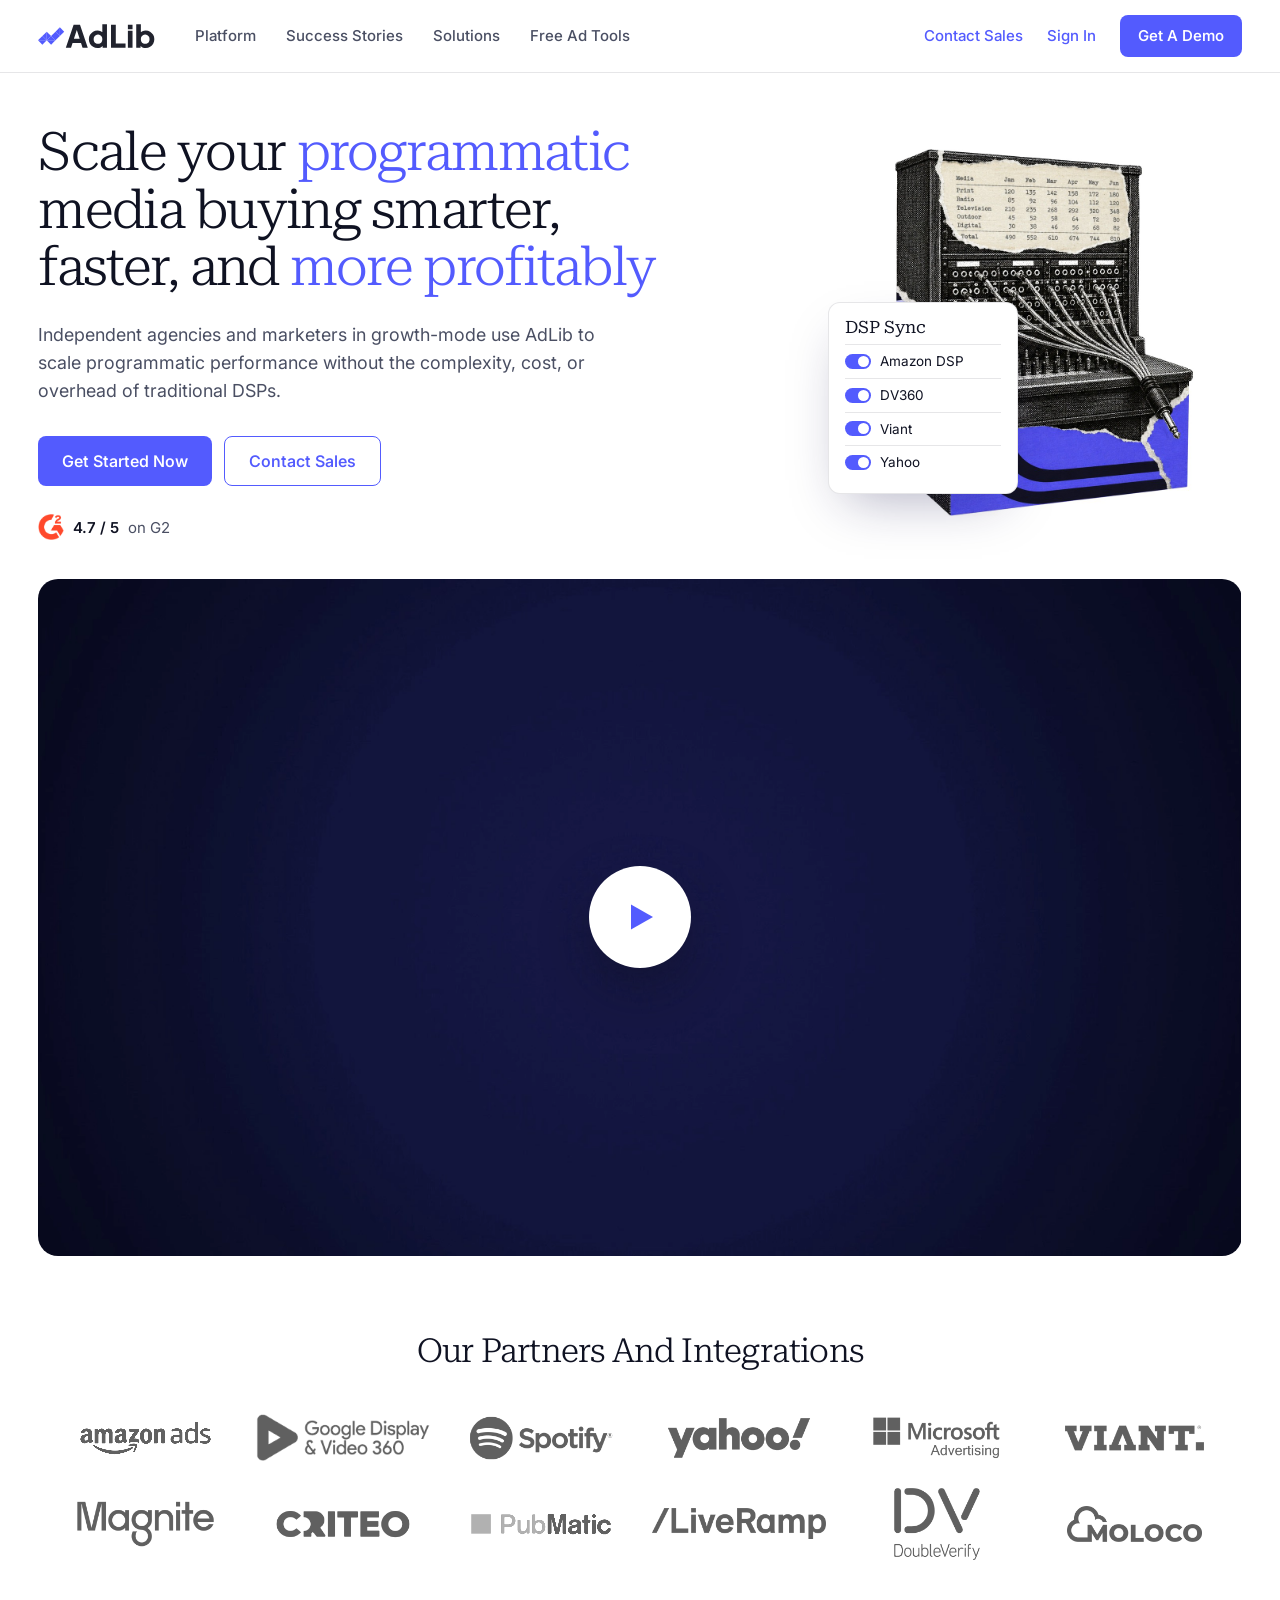
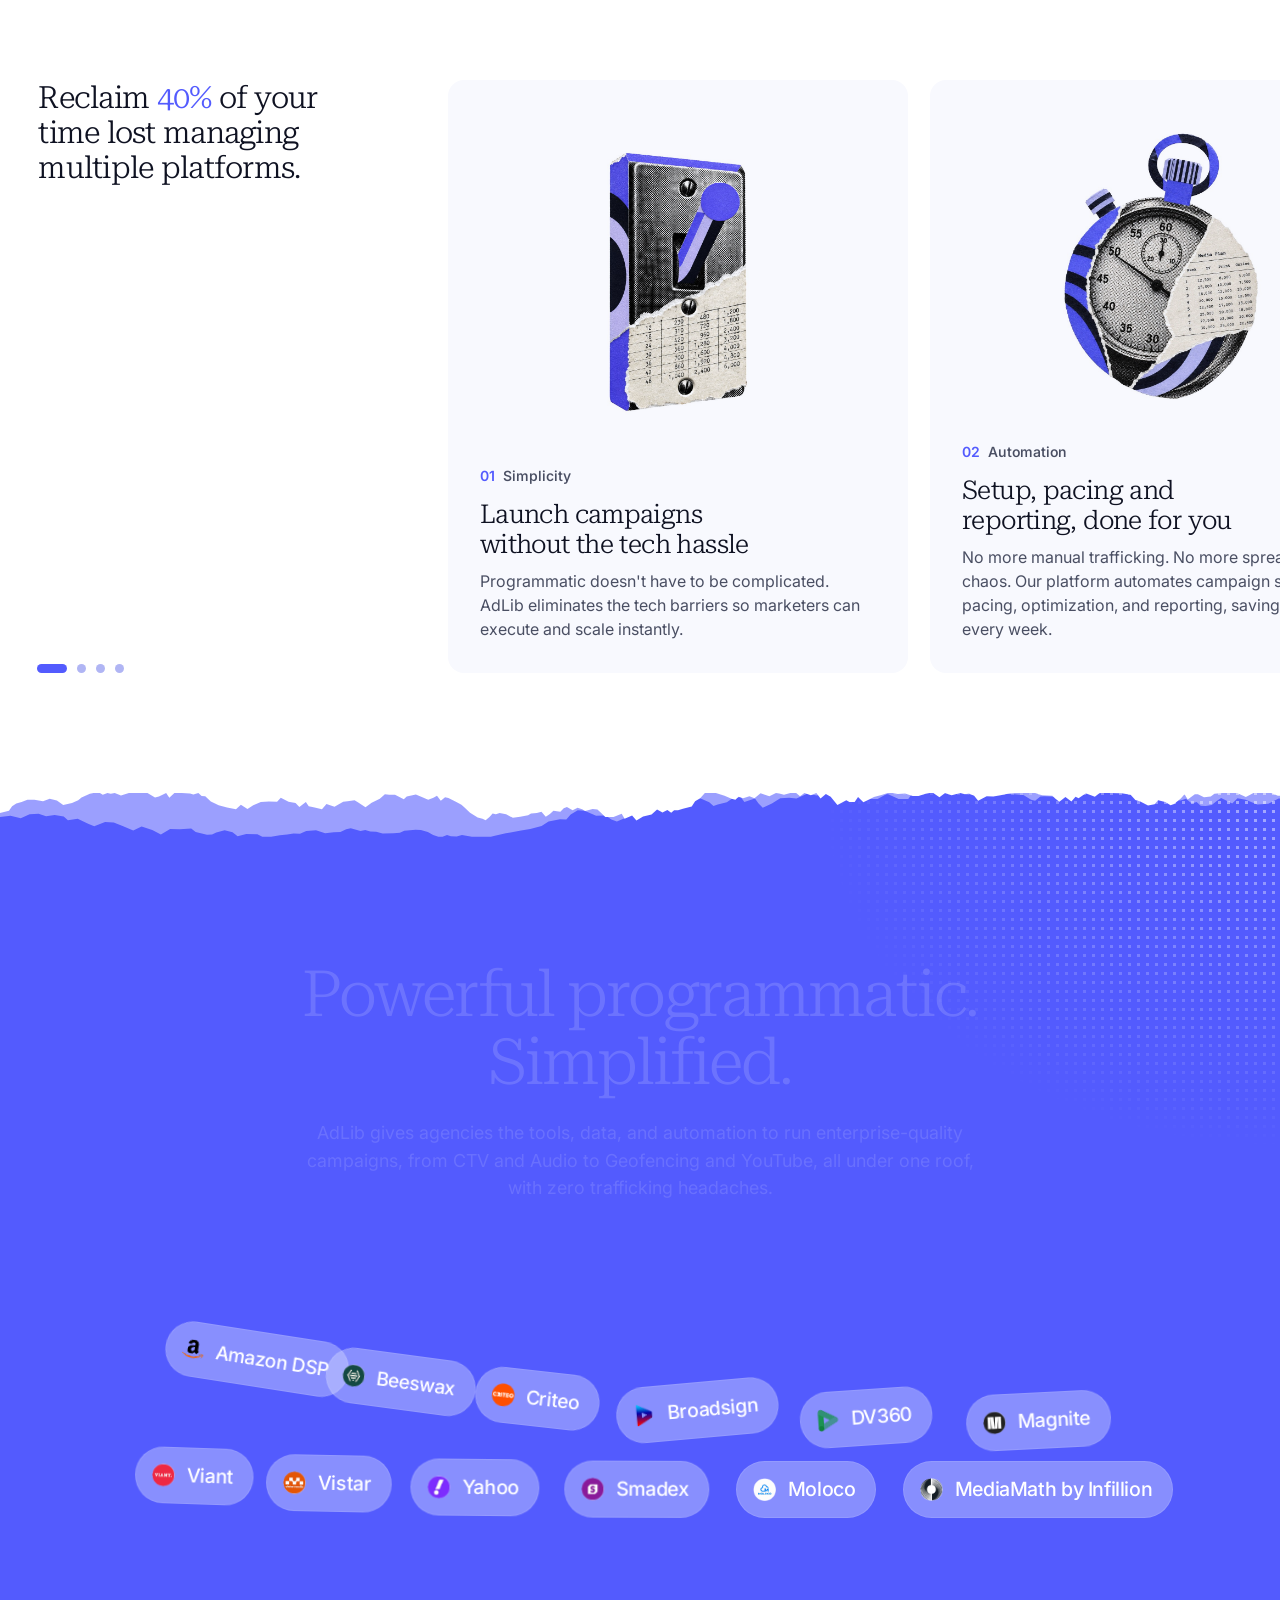
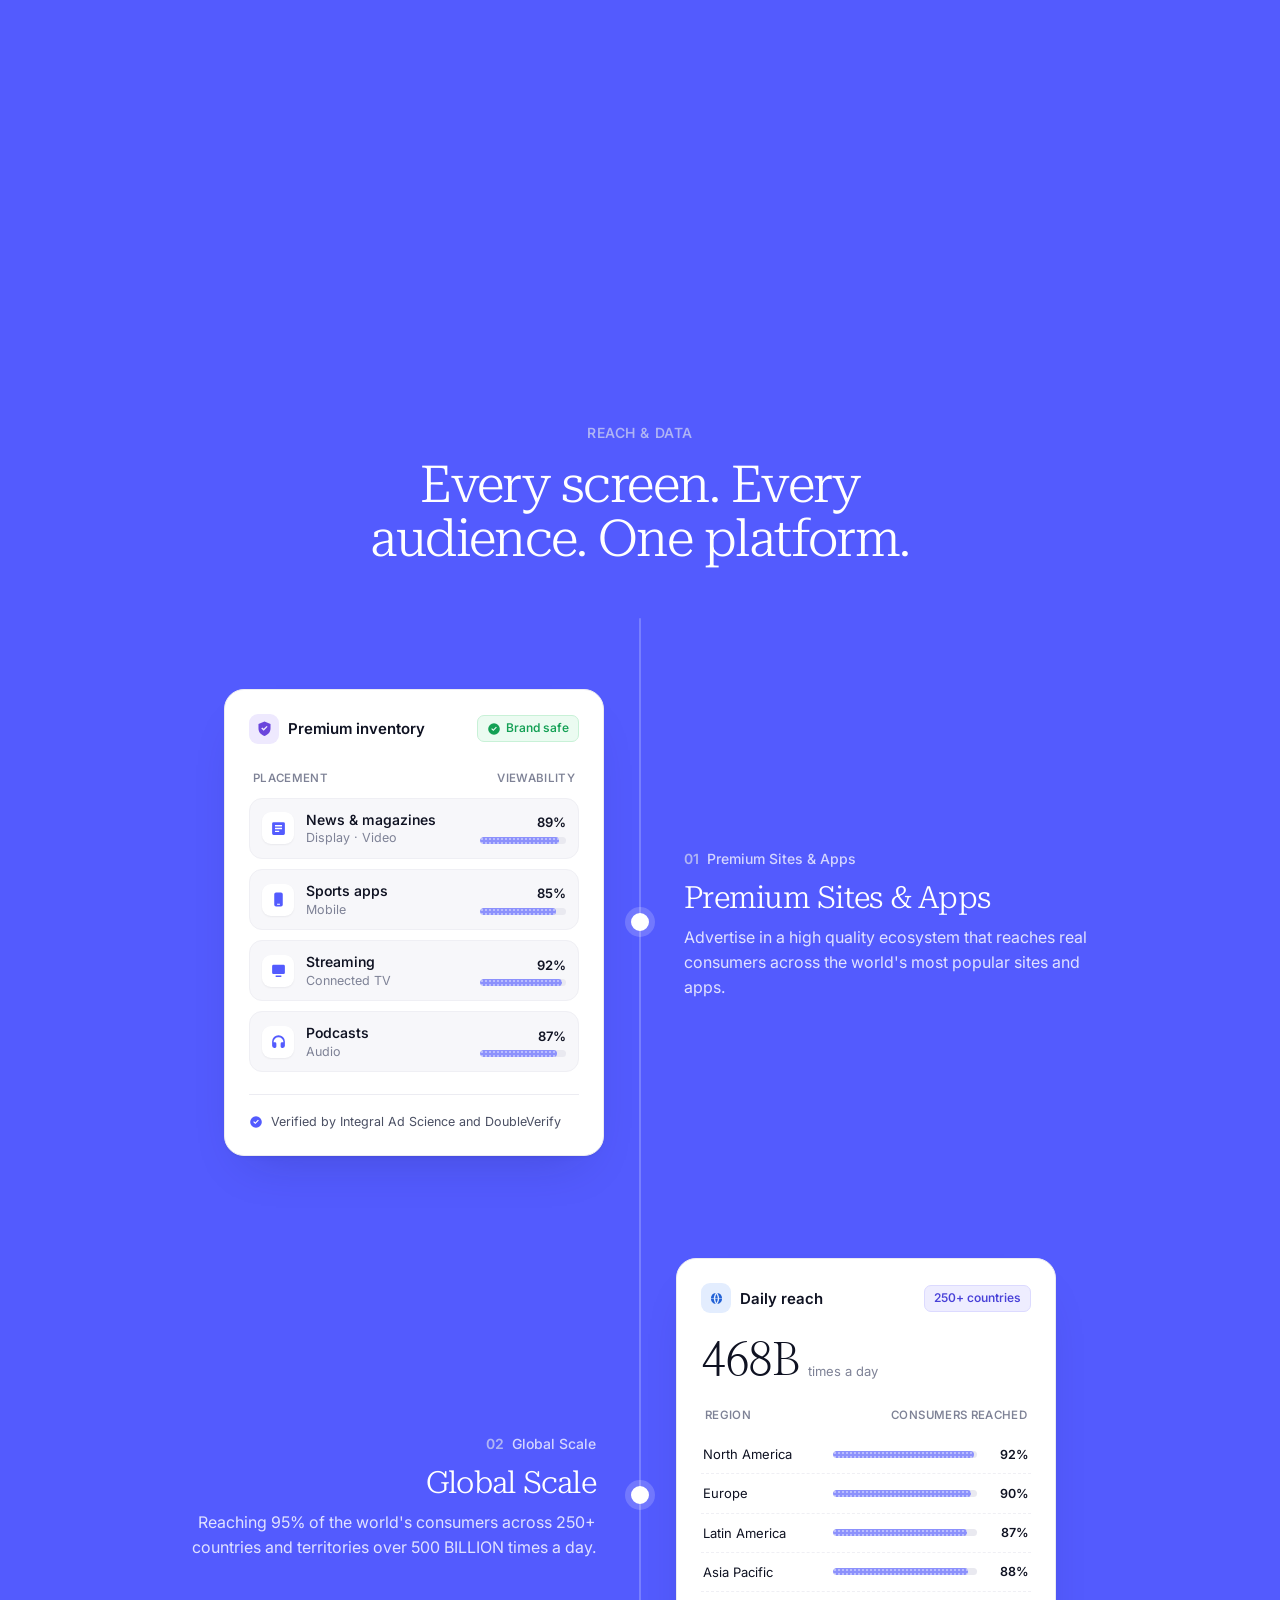
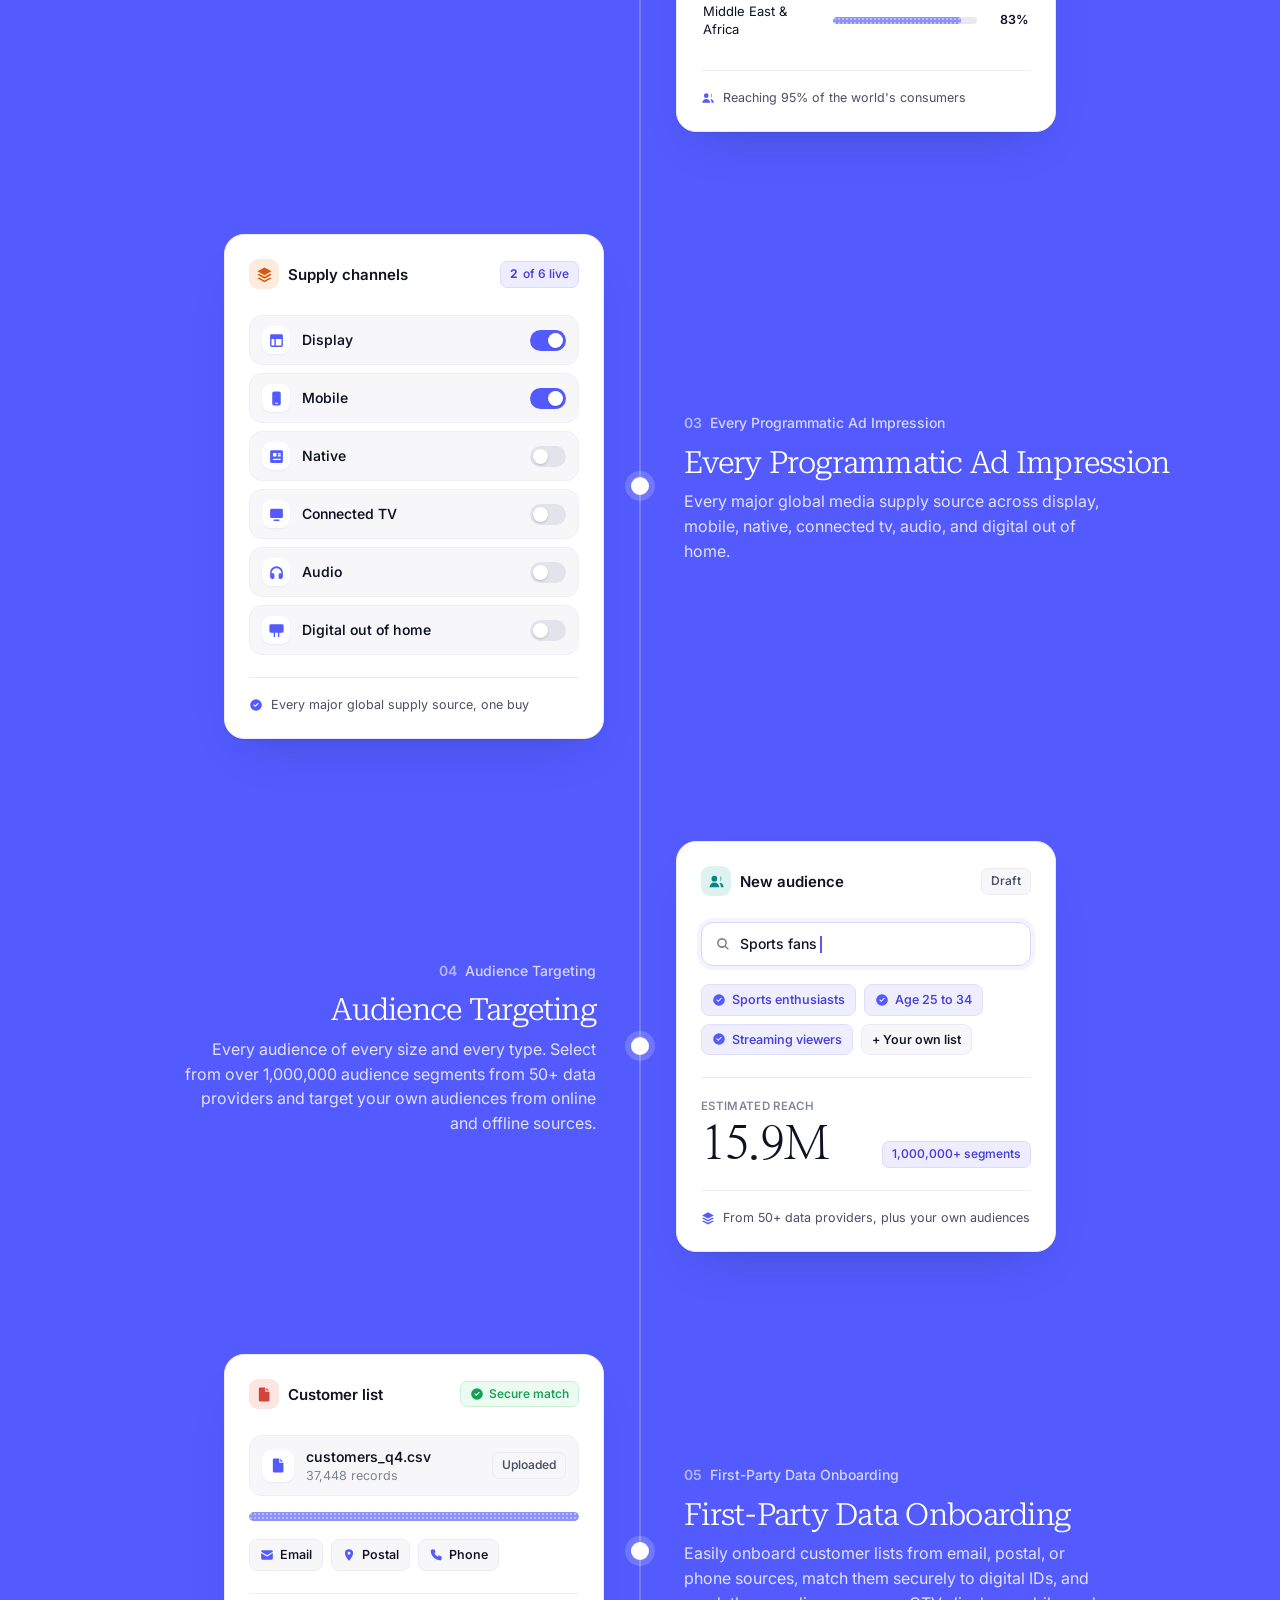
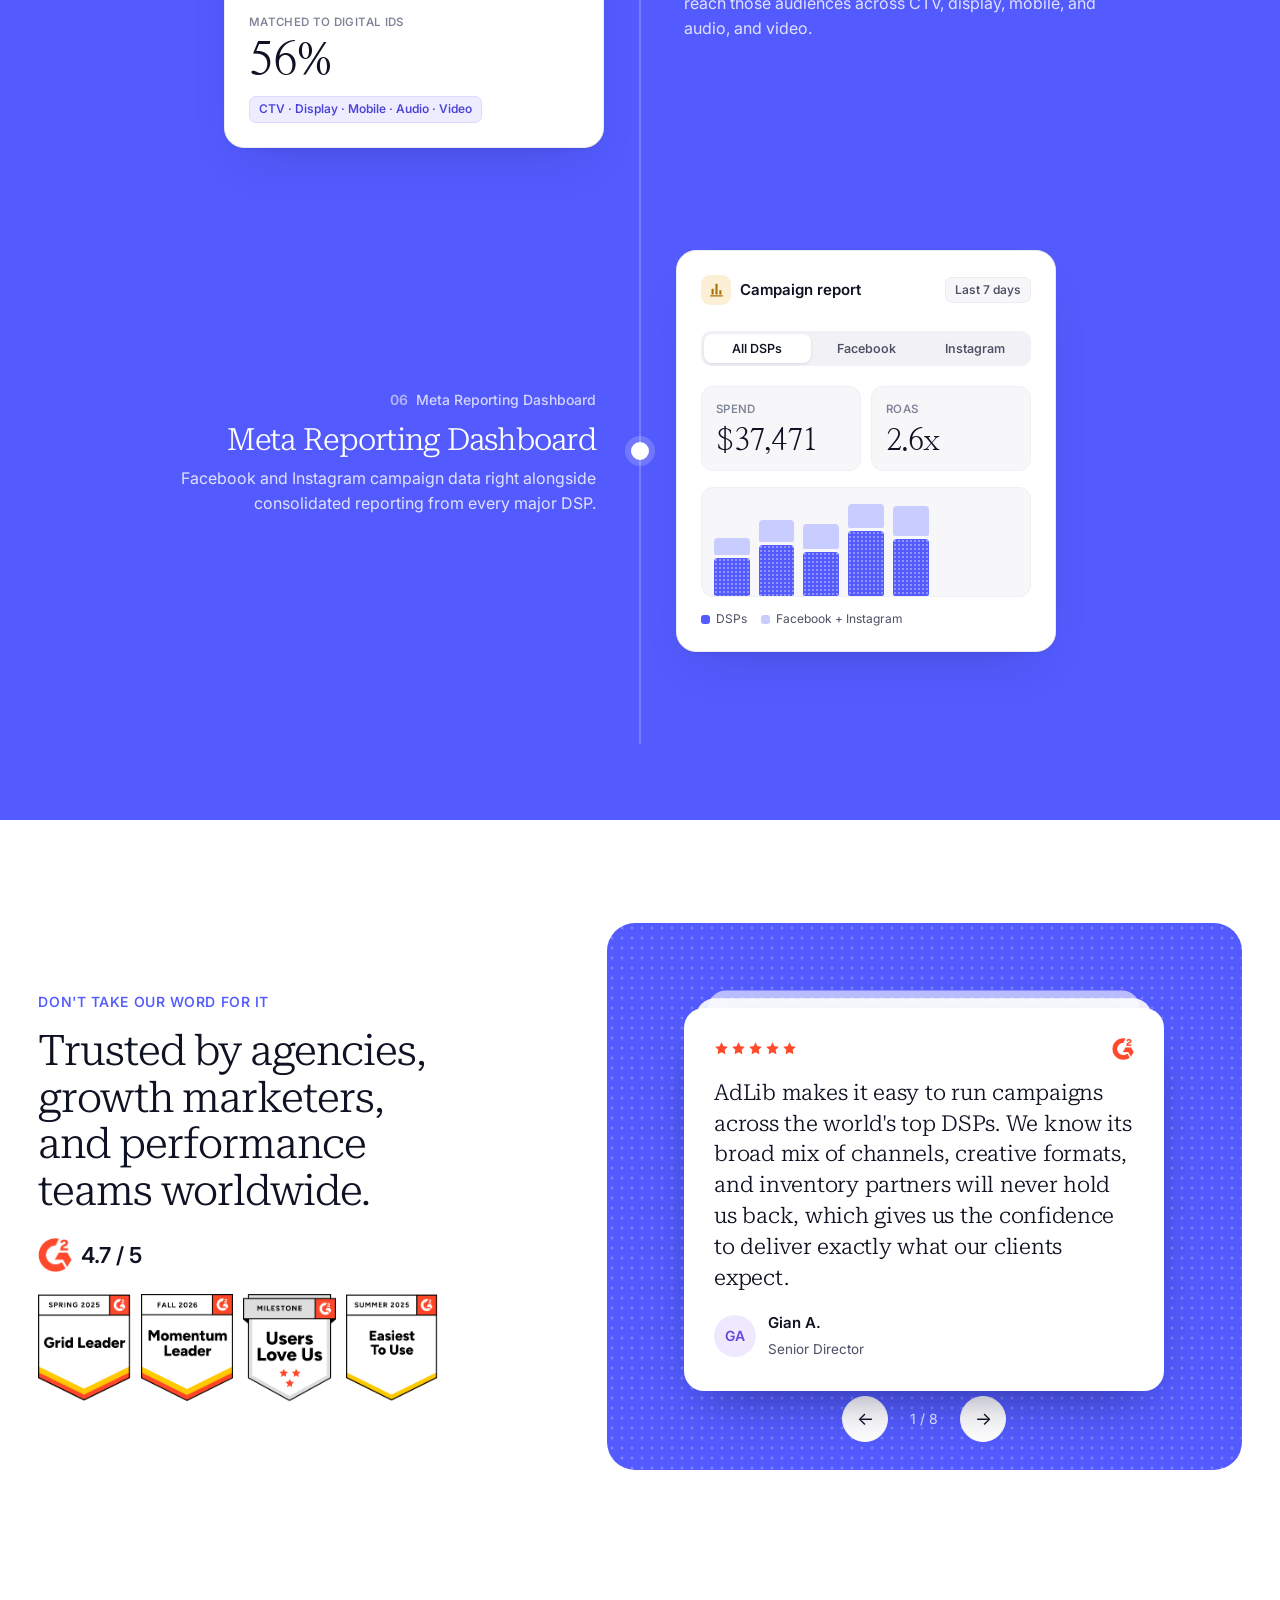
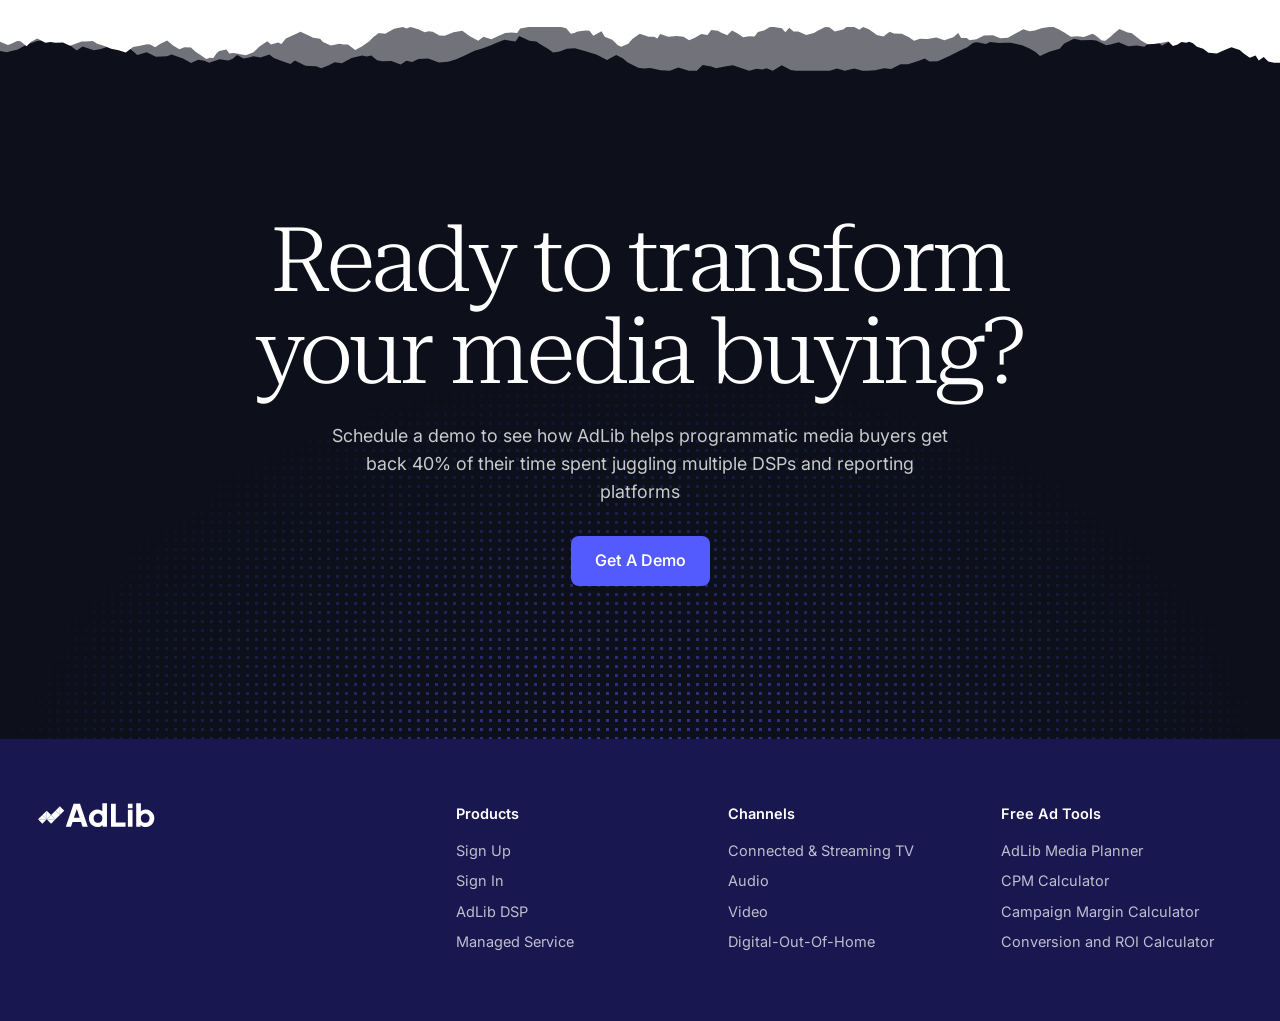
<file: index.html>
<!doctype html>
<html lang="en">
<head>
<meta charset="utf-8">
<meta name="viewport" content="width=device-width, initial-scale=1">
<meta name="robots" content="noindex">
<title>AdLib | Scale your programmatic media buying</title>
<meta name="description" content="Independent agencies and marketers in growth-mode use AdLib to scale programmatic performance without the complexity, cost, or overhead of traditional DSPs.">
<link rel="icon" href="data:image/svg+xml,%3Csvg xmlns='http://www.w3.org/2000/svg' viewBox='0 0 32 32'%3E%3Crect width='32' height='32' rx='8' fill='%23535BFE'/%3E%3Cpath d='M8 21l6-6 3 3 7-8' fill='none' stroke='white' stroke-width='3' stroke-linecap='round' stroke-linejoin='round'/%3E%3C/svg%3E">
<link rel="preconnect" href="https://fonts.googleapis.com">
<link rel="preconnect" href="https://fonts.gstatic.com" crossorigin>
<link href="https://fonts.googleapis.com/css2?family=Inter:opsz,wght@14..32,100..900&family=Roboto+Serif:opsz,wght@8..144,100..900&family=Nanum+Myeongjo:wght@400;700&display=swap" rel="stylesheet">
<link rel="stylesheet" href="styles.css?v=25">
<link rel="stylesheet" href="reach.css?v=25">
<link rel="stylesheet" href="proof.css?v=25">
<script>document.documentElement.classList.add('js')</script>
</head>
<body>

<header class="nav" id="top">
  <div class="nav__in">
    <a class="nav__logo" href="#top" aria-label="AdLib home"><img src="assets/logo.svg" alt="AdLib" width="126" height="26"></a>
    <nav class="nav__links" id="navLinks" aria-label="Primary">
      <a href="#platform">Platform</a>
      <a href="#success">Success Stories</a>
      <a href="https://getadlib.com/connected-streaming-tv/">Solutions</a>
      <a href="https://getadlib.com/cpm-calculator/">Free Ad Tools</a>
      <a class="nav__only-m" href="http://app2.adlibdsp.com/">Sign In</a>
    </nav>
    <div class="nav__cta">
      <a class="nav__text" href="https://getadlib.com/contact/">Contact Sales</a>
      <a class="nav__text" href="http://app2.adlibdsp.com/">Sign In</a>
      <a class="btn btn--purple btn--sm" href="https://getadlib.com/demo/">Get A Demo</a>
      <button class="nav__burger" id="burger" aria-label="Menu" aria-expanded="false" aria-controls="navLinks"><i></i><i></i></button>
    </div>
  </div>
</header>

<main>

<!-- HERO -->
<section class="hero">
  <div class="hero__in">
    <div class="hero__copy">
      <h1>Scale your <span class="hl">programmatic</span> media buying smarter, faster, and <span class="hl">more profitably</span></h1>
      <p class="lede">Independent agencies and marketers in growth-mode use AdLib to scale programmatic performance without the complexity, cost, or overhead of traditional DSPs.</p>
      <div class="actions">
        <a class="btn btn--purple" href="https://getadlib.com/sign-up/">Get Started Now</a>
        <a class="btn btn--line" href="https://getadlib.com/contact/">Contact Sales</a>
      </div>
      <div class="rated"><img src="assets/badges/g2-logo-png_seeklogo-407782-1.png" alt="G2" width="26" height="26"><strong>4.7 / 5</strong><span>on G2</span></div>
    </div>
    <div class="hero__art">
      <img class="object" src="assets/objects/switchboard.jpg" alt="A vintage telephone switchboard whose many cords gather into one plug, printed in halftone and collaged with torn paper and purple shapes" width="1024" height="1024">
      <aside class="float float--sync" aria-hidden="true">
        <header>DSP Sync</header>
        <div><i></i>Amazon DSP</div>
        <div><i></i>DV360</div>
        <div><i></i>Viant</div>
        <div><i></i>Yahoo</div>
      </aside>
    </div>
  </div>
</section>

<!-- FILM -->
<section class="film">
  <div class="film__frame" id="film">
    <video id="filmVideo" playsinline preload="none" poster="assets/poster.webp">
      <source src="https://getadlib.com/wp-content/uploads/2026/11/adlib-showreel-48s-matilda-1.mp4" type="video/mp4">
    </video>
    <button class="film__play" id="filmPlay" type="button" aria-label="Play the AdLib showreel with sound">
      <span><svg width="22" height="26" viewBox="0 0 14 16" aria-hidden="true"><path d="M0 0l14 8-14 8z" fill="currentColor"/></svg></span>
    </button>
  </div>
</section>

<!-- PARTNERS -->
<section class="partners reveal">
  <h2 class="h-sm">Our Partners And Integrations</h2>
  <div class="partners__row">
    <img class="solid-bg" src="assets/marks/m13.png" alt="Amazon Ads" loading="lazy">
    <img src="assets/marks/m23.webp" alt="Display &amp; Video 360" loading="lazy">
    <img src="assets/marks/m25.png" alt="Spotify" loading="lazy">
    <img src="assets/marks/m28.png" alt="Yahoo" loading="lazy">
    <img src="assets/marks/m18.png" alt="Microsoft Advertising" loading="lazy">
    <img src="assets/marks/m21.png" alt="Viant" loading="lazy">
    <img src="assets/marks/m17.png" alt="Magnite" loading="lazy">
    <img src="assets/marks/m22.png" alt="Criteo" loading="lazy">
    <img class="solid-bg" src="assets/marks/m19.png" alt="PubMatic" loading="lazy">
    <img src="assets/marks/m16.png" alt="LiveRamp" loading="lazy">
    <img src="assets/marks/m15.png" alt="DoubleVerify" loading="lazy">
    <img src="assets/marks/m24.png" alt="Moloco" loading="lazy">
  </div>
</section>

<!-- CARDS -->
<section class="reclaim">
  <div class="reclaim__in">
    <div class="reclaim__head reveal">
      <h2>Reclaim <span class="hl">40%</span> of your time lost managing multiple platforms.</h2>
    </div>
    <!-- AdLib's four qualities, in the original order, with the original copy under plainer titles -->
    <div class="rail reveal" id="rail" tabindex="0" role="group" aria-label="Simplicity, Automation, Premium Inventory and Growth Partnership">
      <article class="tile">
        <div class="tile__art"><img class="object" src="assets/objects/lightswitch.jpg?v=25" alt="A vintage light switch printed in halftone, with a purple paper toggle and a torn media plan" loading="lazy" draggable="false" width="1024" height="1024"></div>
        <span class="tile__tag"><b>01</b>Simplicity</span>
        <h3>Launch campaigns without the tech hassle</h3>
        <p>Programmatic doesn't have to be complicated. AdLib eliminates the tech barriers so marketers can execute and scale instantly.</p>
      </article>
      <article class="tile">
        <div class="tile__art"><img class="object" src="assets/objects/stopwatch.jpg" alt="An antique stopwatch printed in halftone, collaged with torn paper and purple shapes" loading="lazy" draggable="false" width="1024" height="1024"></div>
        <span class="tile__tag"><b>02</b>Automation</span>
        <h3>Setup, pacing and reporting, done for you</h3>
        <p>No more manual trafficking. No more spreadsheet chaos. Our platform automates campaign setup, pacing, optimization, and reporting, saving hours every week.</p>
      </article>
      <article class="tile">
        <div class="tile__art"><img class="object" src="assets/objects/tv.jpg" alt="A vintage television printed in halftone with a torn media plan on its screen" loading="lazy" draggable="false" width="1024" height="1024"></div>
        <span class="tile__tag"><b>03</b>Premium Inventory</span>
        <h3>Your ads on Netflix, YouTube TV and Spotify</h3>
        <p>Access top-tier supply, including Netflix, YouTubeTV, Spotify, Amazon Prime, Paramount+, and curated PMPs, without enterprise minimums. Always-on brand, privacy, &amp; fraud protection from Integral Ad Science, Double Verify, Peer39, and Jounce.</p>
      </article>
      <article class="tile">
        <div class="tile__art"><img class="object" src="assets/objects/megaphone.jpg" alt="A vintage megaphone printed in halftone, with a torn media plan across its cone" loading="lazy" draggable="false" width="1024" height="1024"></div>
        <span class="tile__tag"><b>04</b>Growth Partnership</span>
        <h3>A team that helps you grow</h3>
        <p>We're not just a platform, we're your growth partner. Our team helps you win new business, expand budgets, and deliver measurable ROI that keeps clients coming back.</p>
      </article>
    </div>
    <div class="dots" id="railDots" role="group" aria-label="Choose a card">
      <button type="button" class="on" aria-label="Simplicity"><i></i></button>
      <button type="button" aria-label="Automation"><i></i></button>
      <button type="button" aria-label="Premium Inventory"><i></i></button>
      <button type="button" aria-label="Growth Partnership"><i></i></button>
    </div>
  </div>
</section>

<!-- PLATFORM -->
<section class="platform" id="platform">
  <div class="torn" data-fill="#fff" aria-hidden="true"></div>
  <div class="halftone halftone--tr" aria-hidden="true"></div>
  <div class="fall" id="fall">
    <div class="fall__stage">
      <div class="platform__head">
        <h2>Powerful programmatic. Simplified.</h2>
        <p>AdLib gives agencies the tools, data, and automation to run enterprise-quality campaigns, from CTV and Audio to Geofencing and YouTube, all under one roof, with zero trafficking headaches.</p>
      </div>
      <div class="dsps" id="dsps">
        <div class="dsps__row">
          <span class="dsp"><img src="assets/marks/m01.png" alt="">Amazon DSP</span>
          <span class="dsp"><img src="assets/marks/m02.png" alt="">Beeswax</span>
          <span class="dsp"><img src="assets/marks/m04.png?v=25" alt="">Criteo</span>
          <span class="dsp"><img src="assets/marks/m03.png" alt="">Broadsign</span>
          <span class="dsp"><img src="assets/marks/m05.png" alt="">DV360</span>
          <span class="dsp"><img src="assets/marks/m06.png" alt="">Magnite</span>
        </div>
        <div class="dsps__row">
          <span class="dsp"><img src="assets/marks/m10.png" alt="">Viant</span>
          <span class="dsp"><img src="assets/marks/m11.png" alt="">Vistar</span>
          <span class="dsp"><img src="assets/marks/m12.png" alt="">Yahoo</span>
          <span class="dsp"><img src="assets/marks/m09.png" alt="">Smadex</span>
          <span class="dsp"><img src="assets/marks/m08.png" alt="">Moloco</span>
          <span class="dsp"><img src="assets/marks/m07.png" alt="">MediaMath by Infillion</span>
        </div>
      </div>    </div>
  </div>

  <div class="pin" id="pin">
    <div class="pin__stage">
      <ol class="pin__list" id="pinList">
        <li class="on"><button type="button">Unified Self-Service Buying Platform</button></li>
        <li><button type="button">Managed Service Buying</button></li>
        <li><button type="button">Programmatic APIs</button></li>
        <li><button type="button">White Labeled DSP</button></li>
        <li><button type="button">Automated Client Billing</button></li>
        <li><button type="button">Infinitely Customizable</button></li>
      </ol>

      <div class="pin__visual" id="pinVisual">
        <figure class="vis vis--pad on">
          <div class="uicard">
            <img class="object" src="assets/objects/shield-cut.webp" alt="An antique shield printed in halftone, with purple paper shapes and a torn media plan" width="1024" height="1024">
          </div>
        </figure>
        <figure class="vis vis--pad">
          <div class="uicard">
            <img class="object" src="assets/objects/radio-cut.webp" alt="A vintage tabletop radio printed in halftone, with purple paper knobs and a torn media plan" loading="lazy" width="1024" height="1024">
            <div class="chips"><span>Placement</span><span>Trafficking</span><span>Bidding</span><span>Optimization</span></div>
          </div>
        </figure>
        <figure class="vis vis--pad">
          <div class="uicard">
            <img class="object" src="assets/objects/typewriter-cut.webp" alt="A vintage typewriter printed in halftone, with purple paper panels and a sheet of typed numbers" loading="lazy" width="1024" height="1024">
          </div>
        </figure>
        <figure class="vis vis--pad">
          <div class="uicard" id="brand">
            <div class="object boards" id="boards">
              <img class="on" src="assets/objects/billboard-cut.webp" alt="A vintage billboard printed in halftone, its face pasted over with bold brand-coloured paper" loading="lazy" width="1024" height="1024">
              <img src="assets/objects/billboard-coral-cut.webp" alt="" loading="lazy" width="1024" height="1024">
              <img src="assets/objects/billboard-green-cut.webp" alt="" loading="lazy" width="1024" height="1024">
            </div>
            <div class="brandpick">
              <b>Your Brand</b>
              <div class="swatches" id="swatches" role="group" aria-label="Preview a brand colour">
                <button type="button" style="--c:#535BFE" class="on" aria-label="Purple"></button>
                <button type="button" style="--c:#E5533D" aria-label="Coral"></button>
                <button type="button" style="--c:#0E8A6A" aria-label="Green"></button>
              </div>
            </div>
          </div>
        </figure>
        <figure class="vis vis--pad">
          <div class="uicard">
            <img class="object" src="assets/objects/safe-cut.webp" alt="A vintage bank safe printed in halftone, with a purple dial and a torn invoice across its door" loading="lazy" width="1024" height="1024">
            <div class="chips"><span>Daily</span><span>Weekly</span><span>Monthly</span><i></i><span>Credit card</span><span>Wire transfer</span><span>ACH</span></div>
          </div>
        </figure>
        <figure class="vis vis--pad">
          <div class="uicard">
            <img class="object" src="assets/objects/wrench-cut.webp" alt="A vintage adjustable wrench printed in halftone, with a purple paper screw and striped handle" loading="lazy" width="1024" height="1024">
          </div>
        </figure>
      </div>

      <div class="pin__text" id="pinText" aria-live="polite">
        <p class="on">An easy to use DSP-agnostic platform where campaigns launch in minutes across every channel, screen type, and stage of the funnel. 20+ premium Demand Side Platforms and Retail Media Networks.</p>
        <p>Fully managed trafficking &amp; optimization allows your team to focus on core business functions rather than the complexities of ad placement, bidding, and optimization.</p>
        <p>Build your own applications, workflows, and products on top of the AdLib platform. We build our APIs first, and the rest of our platform is built on top.</p>
        <p>Instantly launch your own branded programmatic offering without investing in development or specialized resources for support and campaign management.</p>
        <p>Improve cash flow and reduce the risk of nonpayment by automatically invoicing and collecting payments on a daily, weekly, or monthly basis via credit card, wire transfer, or ACH payment.</p>
        <p>Reduce setup time with customized workflows and automated ad operations at a massive scale.</p>
      </div>
    </div>
  </div>
</section>

<!-- REACH: the second feature set, fading from purple to white -->
<section class="reach" id="reach" aria-label="Reach and data">
  <div class="reach__in">
    <div class="reach__head"><p class="eyebrow">Reach &amp; data</p><h2>Every screen. Every audience. One platform.</h2></div>
    <div class="reach__line" id="reachLine"><i class="reach__track"><b id="reachFill"></b></i></div>
  </div>
</section>

<!-- PROOF -->
<section class="proof" id="success">
  <div class="proof__in">
    <div class="proof__head reveal">
      <p class="eyebrow">Don't take our word for it</p>
      <h2>Trusted by agencies, growth marketers, and performance teams worldwide.</h2>
      <div class="rated rated--lg"><img src="assets/badges/g2-logo-png_seeklogo-407782-1.png" alt="G2" width="34" height="34" loading="lazy"><strong>4.7 / 5</strong></div>
      <div class="medals">
        <img src="assets/badges/grid-leader-spring-2025.png" alt="G2 Grid Leader" loading="lazy">
        <img src="assets/badges/momentum-leader-fall-2026.png" alt="G2 Momentum Leader" loading="lazy">
        <img src="assets/badges/users-love-us.png" alt="G2 Users Love Us" loading="lazy">
        <img src="assets/badges/easiet-to-use-summer-2025.png" alt="G2 Easiest To Use" loading="lazy">
      </div>
    </div>
    <div class="deck__stage reveal">
      <div class="deck" id="deck"></div>
      <div class="deck__nav"><button type="button" id="deckPrev" aria-label="Previous review">←</button><span id="deckCount">1 / 8</span><button type="button" id="deckNext" aria-label="Next review">→</button></div>
    </div>
  </div>
</section>

<!-- CTA -->
<section class="cta">
  <div class="torn" data-fill="#fff" aria-hidden="true"></div>
  <div class="halftone halftone--c" aria-hidden="true"></div>
  <div class="cta__in reveal">
    <h2>Ready to transform your media buying?</h2>
    <p>Schedule a demo to see how AdLib helps programmatic media buyers get back 40% of their time spent juggling multiple DSPs and reporting platforms</p>
    <a class="btn btn--purple" href="https://getadlib.com/demo/">Get A Demo</a>
  </div>
</section>

</main>

<footer class="foot">
  <div class="foot__in">
    <div class="foot__brand"><img src="assets/logo-white.svg" alt="AdLib" width="126" height="26"></div>
    <div class="foot__col"><h4>Products</h4>
      <a href="https://getadlib.com/sign-up/">Sign Up</a>
      <a href="http://app2.adlibdsp.com/">Sign In</a>
      <a href="https://getadlib.com/adlib-dsp/">AdLib DSP</a>
      <a href="https://getadlib.com/managed-service/">Managed Service</a>
    </div>
    <div class="foot__col"><h4>Channels</h4>
      <a href="https://getadlib.com/connected-streaming-tv/">Connected &amp; Streaming TV</a>
      <a href="https://getadlib.com/audio-advertising/">Audio</a>
      <a href="https://getadlib.com/video-advertising/">Video</a>
      <a href="https://getadlib.com/digital-out-of-home/">Digital-Out-Of-Home</a>
    </div>
    <div class="foot__col"><h4>Free Ad Tools</h4>
      <a href="https://adlibplanner.com/">AdLib Media Planner</a>
      <a href="https://getadlib.com/cpm-calculator/">CPM Calculator</a>
      <a href="https://getadlib.com/campaign-margin-calculator/">Campaign Margin Calculator</a>
      <a href="https://getadlib.com/conversion-calculator/">Conversion and ROI Calculator</a>
    </div>
  </div>
</footer>

<script src="app.js?v=25"></script>
<script src="reach.js?v=25"></script>
<script src="proof.js?v=25"></script>
</body>
</html>
</file>
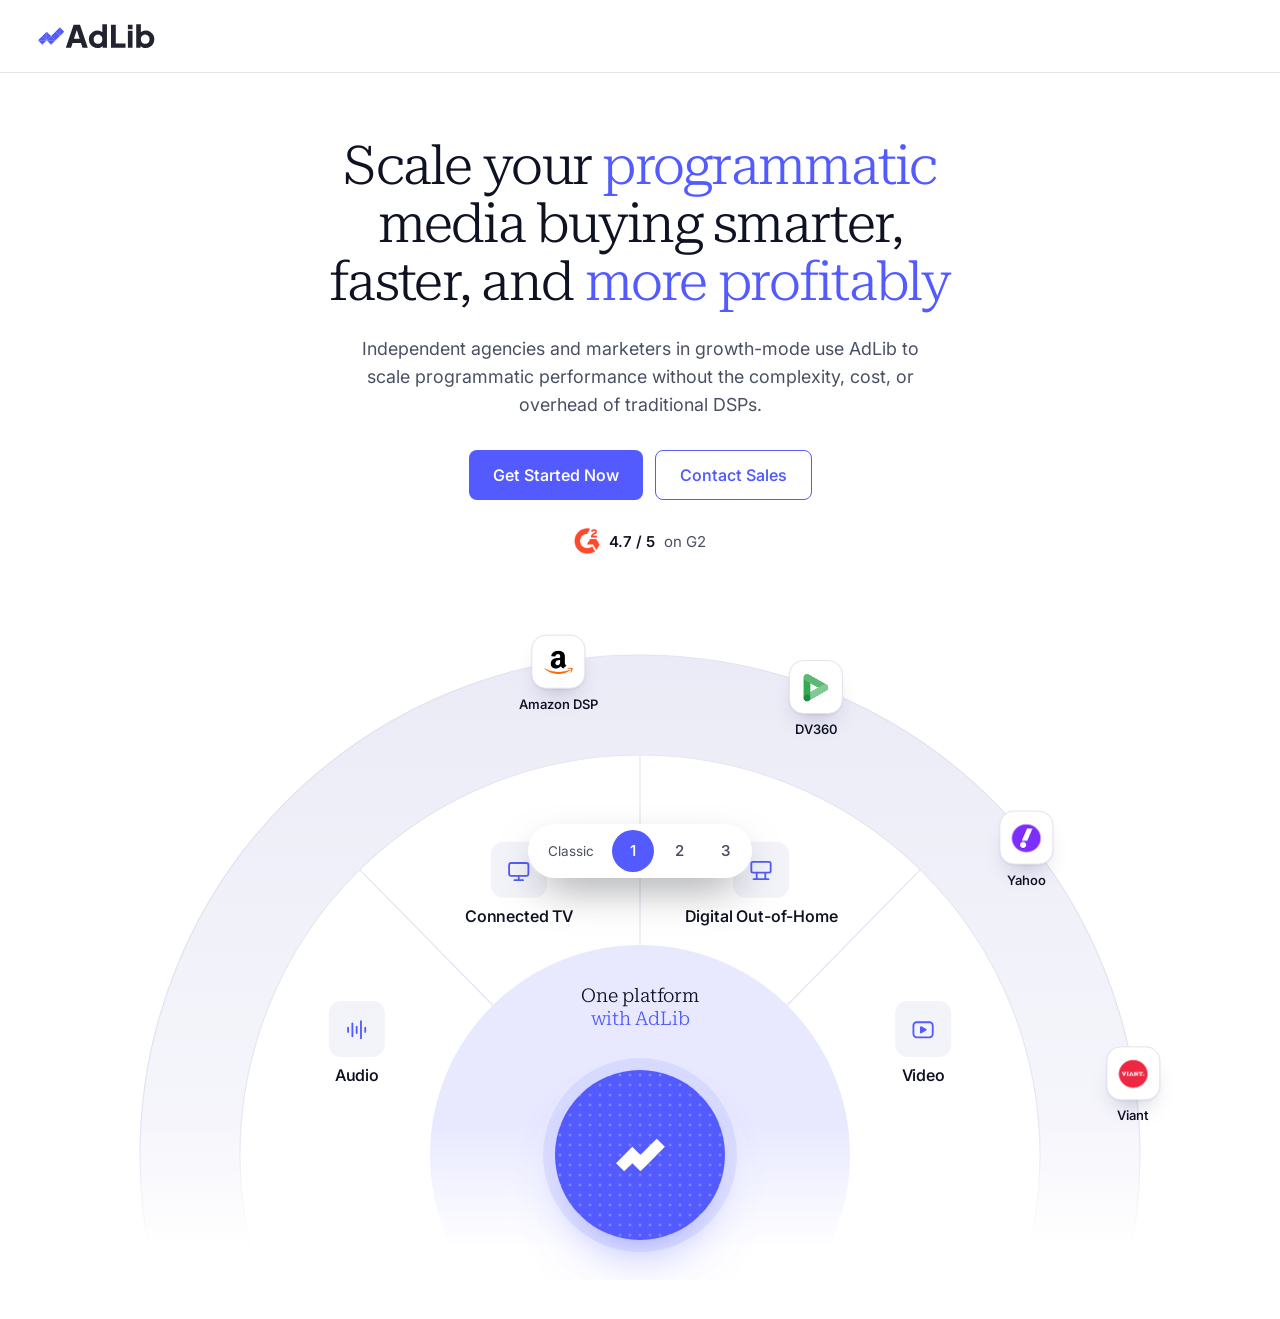
<file: arch.html>
<!doctype html>
<html lang="en">
<head>
<meta charset="utf-8">
<meta name="viewport" content="width=device-width, initial-scale=1">
<meta name="robots" content="noindex">
<title>AdLib | Arch hero</title>
<link rel="icon" href="data:image/svg+xml,%3Csvg xmlns='http://www.w3.org/2000/svg' viewBox='0 0 32 32'%3E%3Crect width='32' height='32' rx='8' fill='%23535BFE'/%3E%3Cpath d='M8 21l6-6 3 3 7-8' fill='none' stroke='white' stroke-width='3' stroke-linecap='round' stroke-linejoin='round'/%3E%3C/svg%3E">
<link rel="preconnect" href="https://fonts.googleapis.com">
<link rel="preconnect" href="https://fonts.gstatic.com" crossorigin>
<link href="https://fonts.googleapis.com/css2?family=Inter:opsz,wght@14..32,100..900&family=Roboto+Serif:opsz,wght@8..144,100..900&display=swap" rel="stylesheet">
<link rel="stylesheet" href="styles.css?v=33">
<link rel="stylesheet" href="arch.css?v=33">
</head>
<body class="apage">

<header class="nav" id="top">
  <div class="nav__in">
    <a class="nav__logo" href="index.html" aria-label="Back to the AdLib page"><img src="assets/logo.svg" alt="AdLib" width="126" height="26"></a>
  </div>
</header>

<main>
  <section class="hero hero--arch">
    <div class="hero__copy">
      <h1>Scale your <span class="hl">programmatic</span> media buying smarter, faster, and <span class="hl">more profitably</span></h1>
      <p class="lede">Independent agencies and marketers in growth-mode use AdLib to scale programmatic performance without the complexity, cost, or overhead of traditional DSPs.</p>
      <div class="actions">
        <a class="btn btn--purple" href="https://getadlib.com/sign-up/">Get Started Now</a>
        <a class="btn btn--line" href="https://getadlib.com/contact/">Contact Sales</a>
      </div>
      <div class="rated"><img src="assets/badges/g2-logo-png_seeklogo-407782-1.png" alt="G2" width="26" height="26"><strong>4.7 / 5</strong><span>on G2</span></div>
    </div>
    <div class="arch" id="arch" role="img" aria-label="An arch with AdLib at the centre, its ad channels around it and twelve buying platforms on the outer ring"></div>
    <div class="arch__base" aria-hidden="true"></div>
  </section>
</main>

<div class="switch" role="group" aria-label="Choose a variation">
  <span class="switch__hint" id="hint">Variation</span>
  <button type="button" data-v="1">1</button>
  <button type="button" data-v="2">2</button>
  <button type="button" data-v="3">3</button>
</div>

<script src="arch.js?v=33"></script>
</body>
</html>
</file>
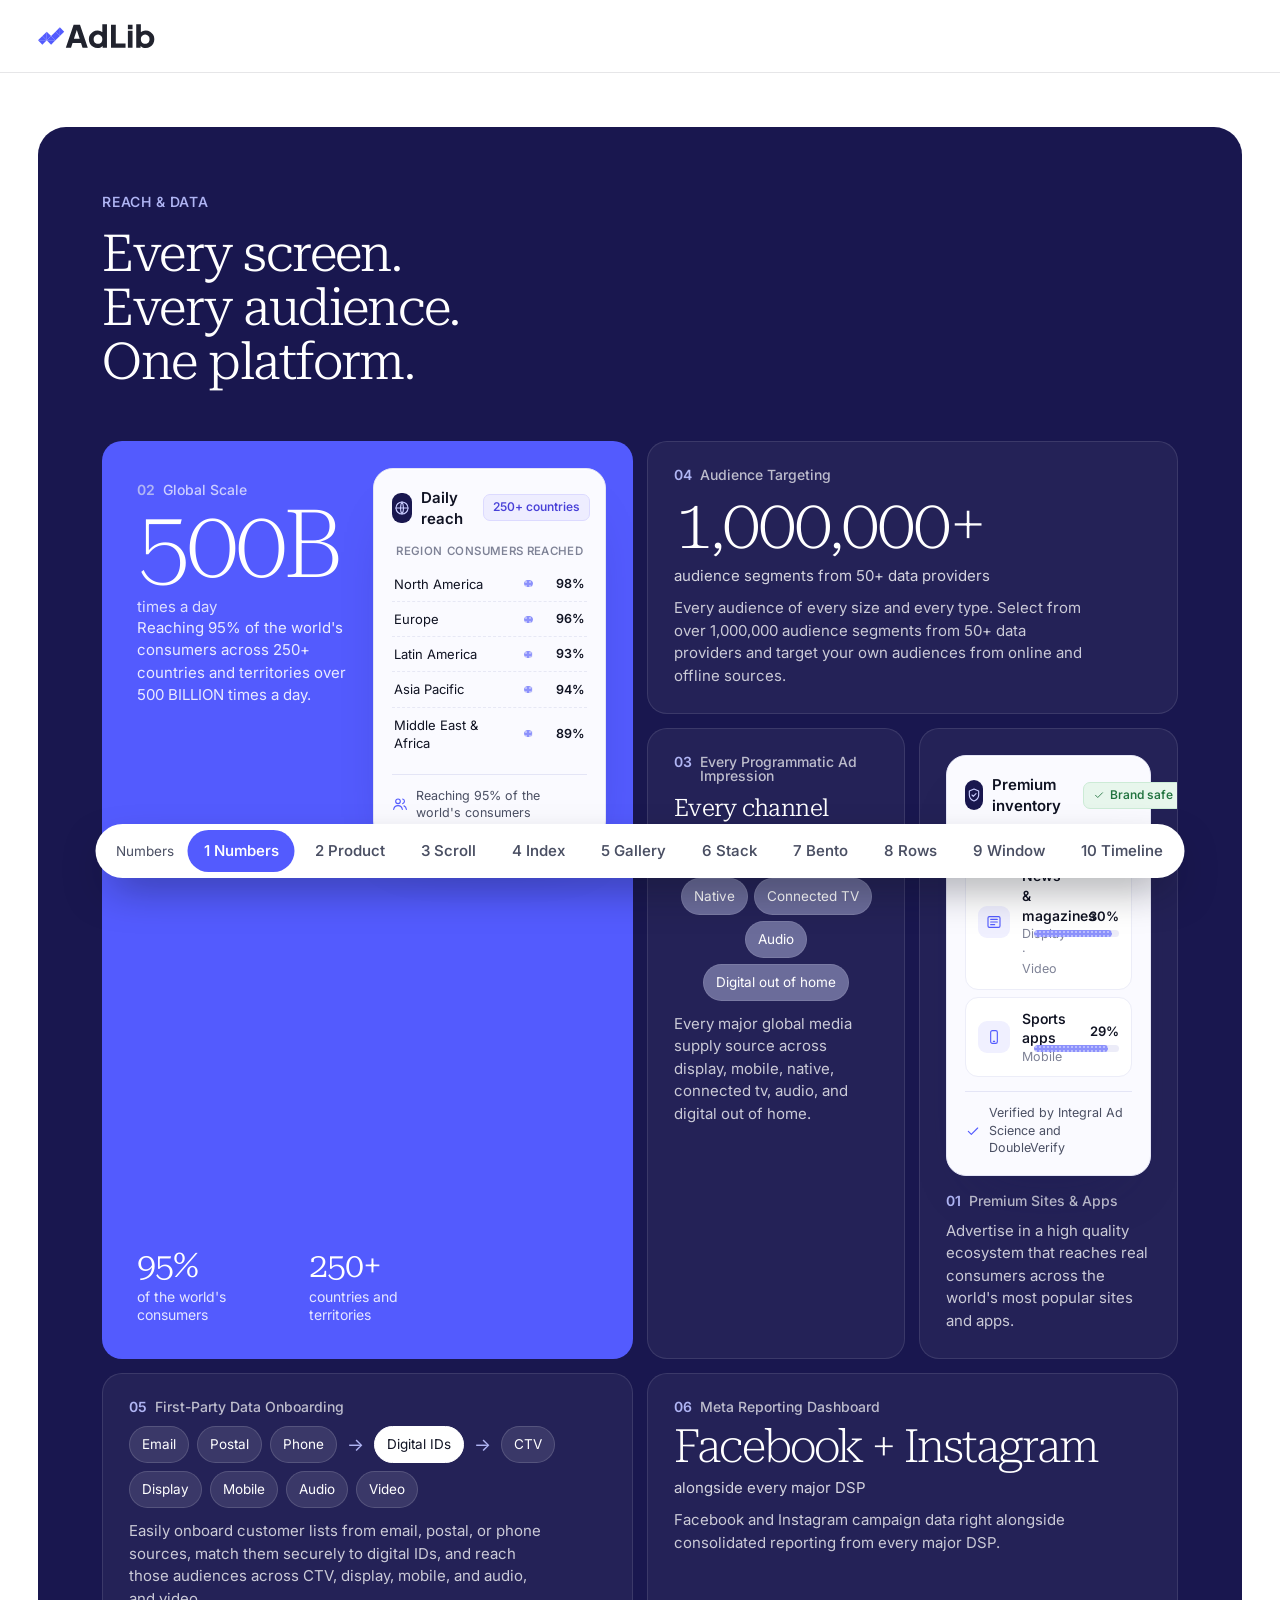
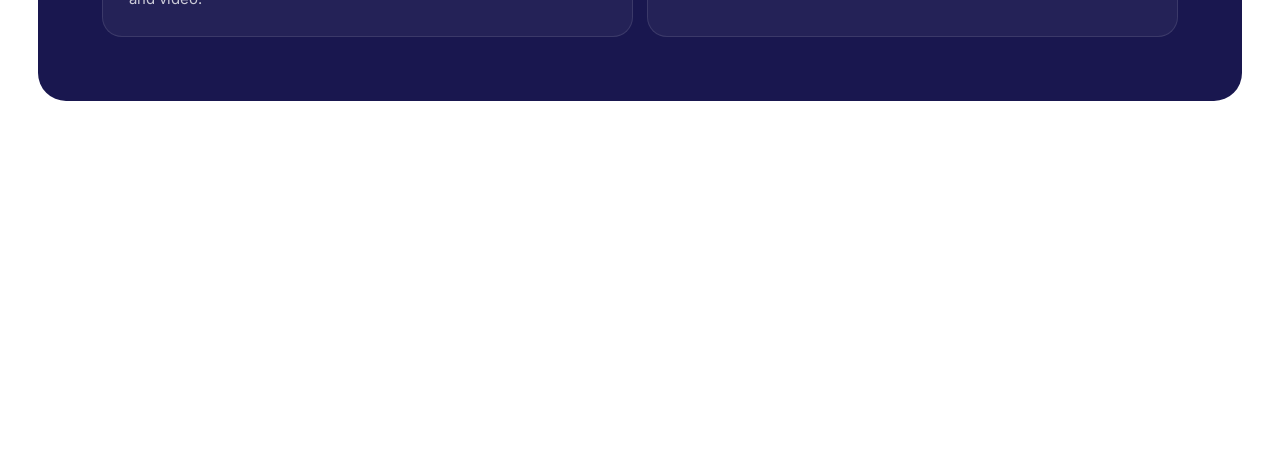
<file: features.html>
<!doctype html>
<html lang="en">
<head>
<meta charset="utf-8">
<meta name="viewport" content="width=device-width, initial-scale=1">
<meta name="robots" content="noindex">
<title>AdLib | Feature section concepts</title>
<link rel="icon" href="data:image/svg+xml,%3Csvg xmlns='http://www.w3.org/2000/svg' viewBox='0 0 32 32'%3E%3Crect width='32' height='32' rx='8' fill='%23535BFE'/%3E%3Cpath d='M8 21l6-6 3 3 7-8' fill='none' stroke='white' stroke-width='3' stroke-linecap='round' stroke-linejoin='round'/%3E%3C/svg%3E">
<link rel="preconnect" href="https://fonts.googleapis.com">
<link rel="preconnect" href="https://fonts.gstatic.com" crossorigin>
<link href="https://fonts.googleapis.com/css2?family=Inter:opsz,wght@14..32,100..900&family=Roboto+Serif:opsz,wght@8..144,100..900&family=Nanum+Myeongjo:wght@400;700&display=swap" rel="stylesheet">
<link rel="stylesheet" href="styles.css?v=21">
<link rel="stylesheet" href="features.css?v=21">
<link rel="stylesheet" href="fcards.css?v=21">
</head>
<body class="fpage">

<header class="nav" id="top">
  <div class="nav__in">
    <a class="nav__logo" href="index.html" aria-label="Back to the AdLib page"><img src="assets/logo.svg" alt="AdLib" width="126" height="26"></a>
  </div>
</header>

<main>
  <div class="fv-lead" aria-hidden="true"></div>

  <!-- 1 Numbers: the figures carry the section -->
  <section class="fv f1" data-v="1" aria-label="Reach and data features">
    <div class="f1__in">
      <div class="fhead fhead--light"><p class="eyebrow">Reach &amp; data</p><h2 class="ftitle">Every screen. Every audience. One platform.</h2></div>
      <div class="f1__grid" id="f1"></div>
    </div>
  </section>

  <!-- 2 Product: the Supply Sources screen with the features pinned around it -->
  <section class="fv f2" data-v="2" aria-label="Reach and data features">
    <div class="fhead fhead--center"><p class="eyebrow">Reach &amp; data</p><h2 class="ftitle">Every screen. Every audience. One platform.</h2></div>
    <div class="f2__stage" id="f2">
      <div class="f2__col" id="f2l"></div>
      <div class="f2__shot" id="f2c"></div>
      <div class="f2__col" id="f2r"></div>
      <svg class="f2__lines" id="f2lines" aria-hidden="true"></svg>
    </div>
  </section>

  <!-- 3 Scroll: one feature at a time in a pinned frame -->
  <section class="fv f3" data-v="3" aria-label="Reach and data features">
    <div class="f3__stick">
      <div class="f3__text">
        <p class="eyebrow">Reach &amp; data</p>
        <p class="f3__count"><b id="f3n">01</b><span>/06</span></p>
        <div class="f3__copy" id="f3c"></div>
        <div class="f3__bars" id="f3b" aria-hidden="true"></div>
      </div>
      <div class="f3__stage" id="f3s"></div>
    </div>
  </section>

  <!-- 4 Index: an editorial list that opens row by row -->
  <section class="fv f4" data-v="4" aria-label="Reach and data features">
    <div class="f4__in">
      <div class="fhead"><p class="eyebrow">Reach &amp; data</p><h2 class="ftitle">Every screen. Every audience. One platform.</h2></div>
      <div class="f4__rows" id="f4"></div>
    </div>
  </section>

  <!-- 5 Gallery: scrolling down walks sideways past each feature -->
  <section class="fv f5" data-v="5" aria-label="Reach and data features">
    <div class="f5__stick">
      <div class="f5__track" id="f5"></div>
    </div>
  </section>

  <!-- 6 Stack: a deck of app cards beside the feature list -->
  <section class="fv f6" data-v="6" aria-label="Reach and data features">
    <div class="f6__in">
      <div class="f6__text">
        <p class="eyebrow">Reach &amp; data</p>
        <h2 class="ftitle">Every screen. Every audience. One platform.</h2>
        <ol class="f6__list" id="f6l"></ol>
      </div>
      <div class="f6__stage"><div class="f6__deck" id="f6s"></div></div>
    </div>
  </section>

  <!-- 7 Bento: six live cards at once -->
  <section class="fv f7" data-v="7" aria-label="Reach and data features">
    <div class="f7__in">
      <div class="fhead"><p class="eyebrow">Reach &amp; data</p><h2 class="ftitle">Every screen. Every audience. One platform.</h2></div>
      <div class="f7__grid" id="f7"></div>
    </div>
  </section>

  <!-- 8 Rows: alternating rows, each card slides in from its side -->
  <section class="fv f8" data-v="8" aria-label="Reach and data features">
    <div class="f8__in">
      <div class="fhead fhead--center"><p class="eyebrow">Reach &amp; data</p><h2 class="ftitle">Every screen. Every audience. One platform.</h2></div>
      <div id="f8"></div>
    </div>
  </section>

  <!-- 9 Window: the features as screens inside an AdLib app window -->
  <section class="fv f9" data-v="9" aria-label="Reach and data features">
    <div class="f9__in">
      <div class="fhead fhead--center"><p class="eyebrow">Reach &amp; data</p><h2 class="ftitle">Every screen. Every audience. One platform.</h2></div>
      <div class="f9__win">
        <div class="f9__bar"><i></i><i></i><i></i><span><img src="assets/logo.svg" alt="" width="63" height="13"></span></div>
        <div class="f9__body">
          <nav class="f9__nav" id="f9n" aria-label="Features"></nav>
          <div class="f9__main" id="f9m"></div>
        </div>
      </div>
    </div>
  </section>

  <!-- 10 Timeline: a line draws down the page and each card lands on it -->
  <section class="fv f10" data-v="10" aria-label="Reach and data features">
    <div class="f10__in">
      <div class="fhead fhead--center"><p class="eyebrow">Reach &amp; data</p><h2 class="ftitle">Every screen. Every audience. One platform.</h2></div>
      <div class="f10__line" id="f10"><i class="f10__track"><b id="f10fill"></b></i></div>
    </div>
  </section>

  <div class="fv-tail" aria-hidden="true"></div>
</main>

<div class="switch" role="group" aria-label="Choose a concept">
  <span class="switch__hint" id="hint">Concept</span>
  <button type="button" data-v="1"><span>1</span><em> Numbers</em></button>
  <button type="button" data-v="2"><span>2</span><em> Product</em></button>
  <button type="button" data-v="3"><span>3</span><em> Scroll</em></button>
  <button type="button" data-v="4"><span>4</span><em> Index</em></button>
  <button type="button" data-v="5"><span>5</span><em> Gallery</em></button>
  <button type="button" data-v="6"><span>6</span><em> Stack</em></button>
  <button type="button" data-v="7"><span>7</span><em> Bento</em></button>
  <button type="button" data-v="8"><span>8</span><em> Rows</em></button>
  <button type="button" data-v="9"><span>9</span><em> Window</em></button>
  <button type="button" data-v="10"><span>10</span><em> Timeline</em></button>
</div>

<script src="features.js?v=21"></script>
</body>
</html>
</file>
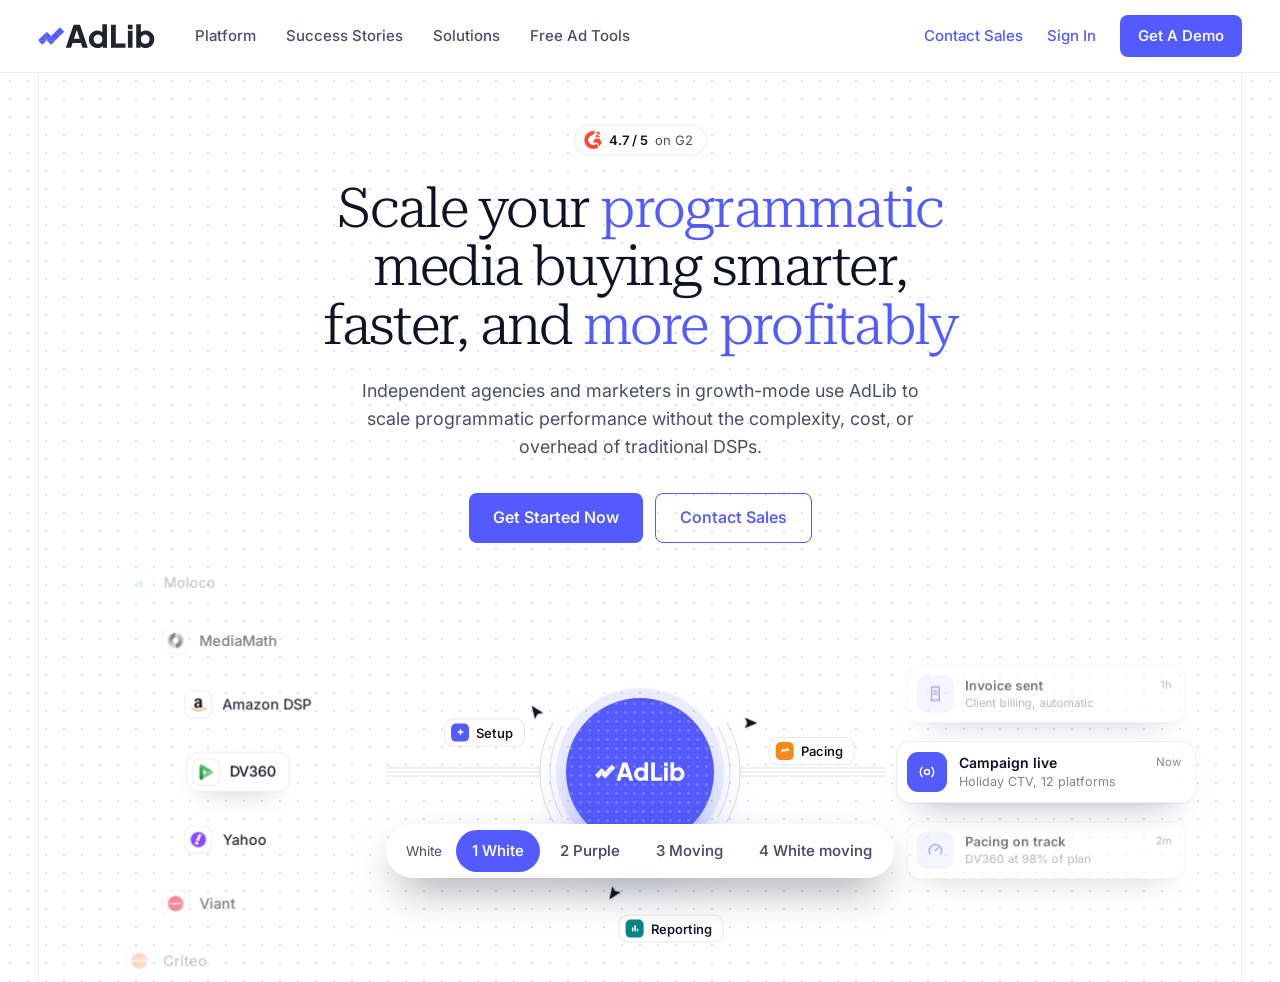
<file: flow.html>
<!doctype html>
<html lang="en">
<head>
<meta charset="utf-8">
<meta name="viewport" content="width=device-width, initial-scale=1">
<meta name="robots" content="noindex">
<title>AdLib | Flow hero</title>
<link rel="icon" href="data:image/svg+xml,%3Csvg xmlns='http://www.w3.org/2000/svg' viewBox='0 0 32 32'%3E%3Crect width='32' height='32' rx='8' fill='%23535BFE'/%3E%3Cpath d='M8 21l6-6 3 3 7-8' fill='none' stroke='white' stroke-width='3' stroke-linecap='round' stroke-linejoin='round'/%3E%3C/svg%3E">
<link rel="preconnect" href="https://fonts.googleapis.com">
<link rel="preconnect" href="https://fonts.gstatic.com" crossorigin>
<link href="https://fonts.googleapis.com/css2?family=Inter:opsz,wght@14..32,100..900&family=Roboto+Serif:opsz,wght@8..144,100..900&display=swap" rel="stylesheet">
<link rel="stylesheet" href="styles.css?v=38">
<link rel="stylesheet" href="flow.css?v=38">
</head>
<body class="fpage t1">

<div class="fhero">
  <header class="nav" id="top">
    <div class="nav__in">
      <a class="nav__logo" href="index.html" aria-label="AdLib home"><img class="logo-dark" src="assets/logo.svg" alt="AdLib" width="126" height="26"><img class="logo-light" src="assets/logo-white.svg" alt="AdLib" width="126" height="26"></a>
      <nav class="nav__links" id="navLinks" aria-label="Primary">
        <a href="index.html#platform">Platform</a>
        <a href="index.html#success">Success Stories</a>
        <a href="https://getadlib.com/connected-streaming-tv/">Solutions</a>
        <a href="https://getadlib.com/cpm-calculator/">Free Ad Tools</a>
        <a class="nav__only-m" href="http://app2.adlibdsp.com/">Sign In</a>
      </nav>
      <div class="nav__cta">
        <a class="nav__text" href="https://getadlib.com/contact/">Contact Sales</a>
        <a class="nav__text" href="http://app2.adlibdsp.com/">Sign In</a>
        <a class="btn btn--purple btn--sm" href="https://getadlib.com/demo/">Get A Demo</a>
        <button class="nav__burger" id="burger" aria-label="Menu" aria-expanded="false" aria-controls="navLinks"><i></i><i></i></button>
      </div>
    </div>
  </header>

  <main>
    <section class="fh">
      <div class="fh__copy">
        <a class="fh__badge" href="https://www.g2.com/products/adlib/reviews"><img src="assets/badges/g2-logo-png_seeklogo-407782-1.png" alt="G2" width="18" height="18"><b>4.7 / 5</b><span>on G2</span></a>
        <h1>Scale your <span class="hl">programmatic</span> media buying smarter, faster, and <span class="hl">more profitably</span></h1>
        <p class="lede">Independent agencies and marketers in growth-mode use AdLib to scale programmatic performance without the complexity, cost, or overhead of traditional DSPs.</p>
        <div class="actions">
          <a class="btn btn--purple" href="https://getadlib.com/sign-up/">Get Started Now</a>
          <a class="btn btn--line" href="https://getadlib.com/contact/">Contact Sales</a>
        </div>
      </div>
      <div class="fl" id="fl" role="img" aria-label=""></div>
    </section>
  </main>
</div>

<div class="switch" role="group" aria-label="Choose a direction">
  <span class="switch__hint" id="hint">Direction</span>
  <button type="button" data-v="1">1 White</button>
  <button type="button" data-v="2">2 Purple</button>
  <button type="button" data-v="3">3 Moving</button>
  <button type="button" data-v="4">4 White moving</button>
</div>

<script src="flow.js?v=38"></script>
</body>
</html>
</file>
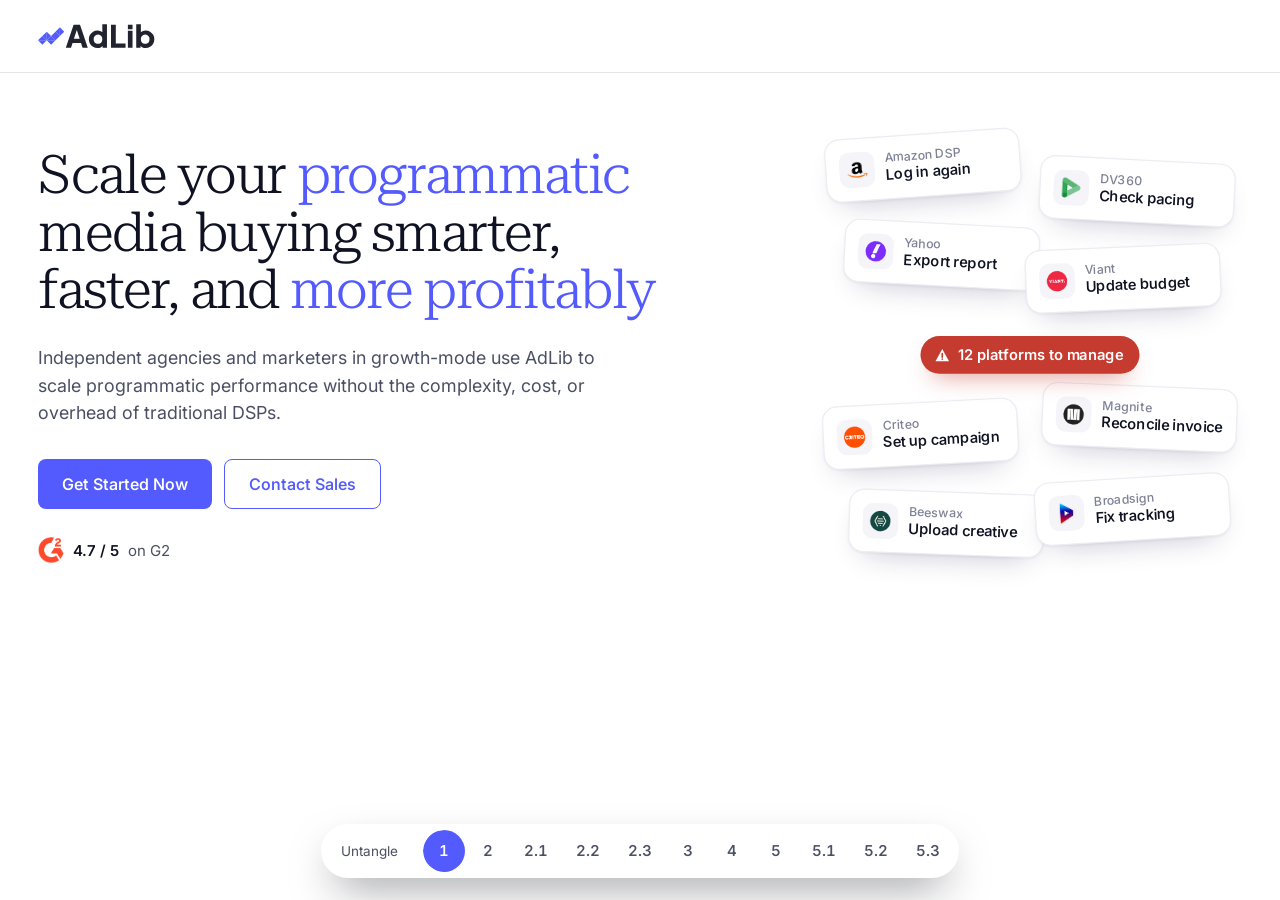
<file: heroes.html>
<!doctype html>
<html lang="en">
<head>
<meta charset="utf-8">
<meta name="viewport" content="width=device-width, initial-scale=1">
<meta name="robots" content="noindex">
<title>AdLib | Hero concepts</title>
<link rel="icon" href="data:image/svg+xml,%3Csvg xmlns='http://www.w3.org/2000/svg' viewBox='0 0 32 32'%3E%3Crect width='32' height='32' rx='8' fill='%23535BFE'/%3E%3Cpath d='M8 21l6-6 3 3 7-8' fill='none' stroke='white' stroke-width='3' stroke-linecap='round' stroke-linejoin='round'/%3E%3C/svg%3E">
<link rel="preconnect" href="https://fonts.googleapis.com">
<link rel="preconnect" href="https://fonts.gstatic.com" crossorigin>
<link href="https://fonts.googleapis.com/css2?family=Inter:opsz,wght@14..32,100..900&family=Roboto+Serif:opsz,wght@8..144,100..900&family=Nanum+Myeongjo:wght@400;700&display=swap" rel="stylesheet">
<link rel="stylesheet" href="styles.css?v=30">
<link rel="stylesheet" href="heroes.css?v=30">
</head>
<body class="hpage">

<header class="nav" id="top">
  <div class="nav__in">
    <a class="nav__logo" href="index.html" aria-label="Back to the AdLib page"><img src="assets/logo.svg" alt="AdLib" width="126" height="26"></a>
  </div>
</header>

<main>
  <section class="hero hero--x">
    <div class="hero__in">
      <div class="hero__copy">
        <h1>Scale your <span class="hl">programmatic</span> media buying smarter, faster, and <span class="hl">more profitably</span></h1>
        <p class="lede">Independent agencies and marketers in growth-mode use AdLib to scale programmatic performance without the complexity, cost, or overhead of traditional DSPs.</p>
        <div class="actions">
          <a class="btn btn--purple" href="https://getadlib.com/sign-up/">Get Started Now</a>
          <a class="btn btn--line" href="https://getadlib.com/contact/">Contact Sales</a>
        </div>
        <div class="rated"><img src="assets/badges/g2-logo-png_seeklogo-407782-1.png" alt="G2" width="26" height="26"><strong>4.7 / 5</strong><span>on G2</span></div>
      </div>
      <div class="hero__art">
        <div class="sw" id="sw"></div>
      </div>
    </div>
  </section>
</main>

<div class="switch" role="group" aria-label="Choose a concept">
  <span class="switch__hint" id="hint">Concept</span>
  <div class="switch__set" id="switch"></div>
</div>

<script src="heroes.js?v=30"></script>
</body>
</html>
</file>
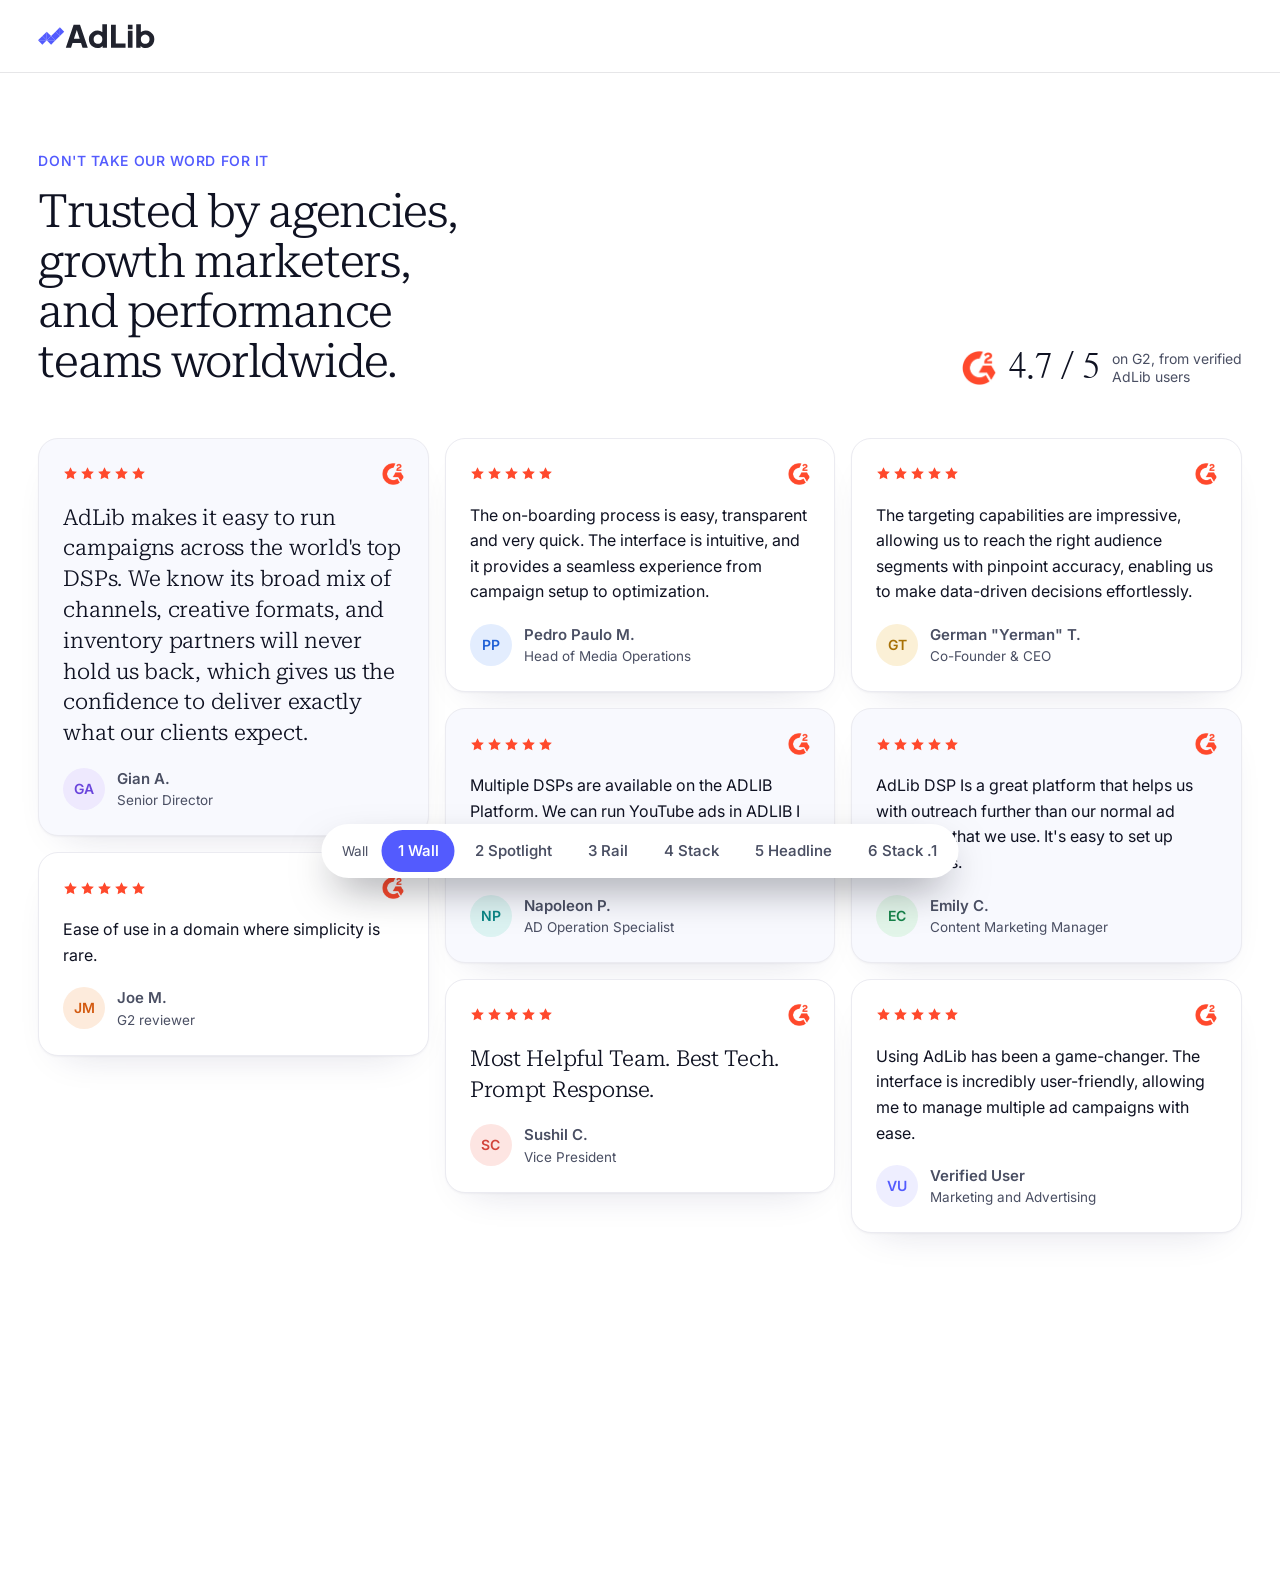
<file: reviews.html>
<!doctype html>
<html lang="en">
<head>
<meta charset="utf-8">
<meta name="viewport" content="width=device-width, initial-scale=1">
<meta name="robots" content="noindex">
<title>AdLib | Testimonial layouts</title>
<link rel="icon" href="data:image/svg+xml,%3Csvg xmlns='http://www.w3.org/2000/svg' viewBox='0 0 32 32'%3E%3Crect width='32' height='32' rx='8' fill='%23535BFE'/%3E%3Cpath d='M8 21l6-6 3 3 7-8' fill='none' stroke='white' stroke-width='3' stroke-linecap='round' stroke-linejoin='round'/%3E%3C/svg%3E">
<link rel="preconnect" href="https://fonts.googleapis.com">
<link rel="preconnect" href="https://fonts.gstatic.com" crossorigin>
<link href="https://fonts.googleapis.com/css2?family=Inter:opsz,wght@14..32,100..900&family=Roboto+Serif:opsz,wght@8..144,100..900&family=Nanum+Myeongjo:wght@400;700&display=swap" rel="stylesheet">
<link rel="stylesheet" href="styles.css?v=24">
<link rel="stylesheet" href="reviews.css?v=24">
</head>
<body class="rpage">

<header class="nav" id="top">
  <div class="nav__in">
    <a class="nav__logo" href="index.html" aria-label="Back to the AdLib page"><img src="assets/logo.svg" alt="AdLib" width="126" height="26"></a>
  </div>
</header>

<main>
  <!-- 1 Wall: every review at once -->
  <section class="tv t1" data-v="1" aria-label="Testimonials">
    <div class="t__in">
      <div class="thead thead--row" data-head></div>
      <div class="t1__wall" id="t1"></div>
    </div>
  </section>

  <!-- 2 Spotlight: one large quote, pick the person -->
  <section class="tv t2" data-v="2" aria-label="Testimonials">
    <div class="t__in">
      <div class="t2__panel rise">
        <div class="t2__main">
          <p class="eyebrow">Don't take our word for it</p>
          <div class="t2__quotes" id="t2q"></div>
          <div class="t2__score" data-score></div>
        </div>
        <div class="t2__people" id="t2p" role="tablist" aria-label="Choose a review"></div>
      </div>
    </div>
  </section>

  <!-- 3 Rail: heading on the left, cards running off the right edge -->
  <section class="tv t3" data-v="3" aria-label="Testimonials">
    <div class="t3__in">
      <div class="t3__head rise">
        <div data-head></div>
        <div class="t3__nav"><button type="button" id="t3prev" aria-label="Previous review">←</button><button type="button" id="t3next" aria-label="Next review">→</button><span id="t3count">1 / 8</span></div>
      </div>
      <div class="t3__rail" id="t3"></div>
    </div>
  </section>

  <!-- 4 Stack: a deck of review cards -->
  <section class="tv t4" data-v="4" aria-label="Testimonials">
    <div class="t__in t4__in">
      <div class="thead rise" data-head></div>
      <div class="t4__stage rise" style="--i:1">
        <div class="t4__deck" id="t4"></div>
        <div class="t4__nav"><button type="button" id="t4prev" aria-label="Previous review">←</button><span id="t4count">1 / 8</span><button type="button" id="t4next" aria-label="Next review">→</button></div>
      </div>
    </div>
  </section>

  <!-- 5 Headline: one short quote as the headline, the score, then three more -->
  <section class="tv t5" data-v="5" aria-label="Testimonials">
    <div class="t__in">
      <p class="eyebrow rise">Don't take our word for it</p>
      <blockquote class="t5__big rise" style="--i:1" id="t5big"></blockquote>
      <div class="t5__by rise" style="--i:2" id="t5by"></div>
      <div class="t5__band rise" style="--i:3"><div data-score></div><div class="t5__medals" data-medals></div></div>
      <div class="t5__grid" id="t5"></div>
    </div>
  </section>

  <!-- 6 Stack .1: the deck on the primary purple -->
  <section class="tv t4 t4--bold" data-v="6" aria-label="Testimonials">
    <div class="t__in t4__in">
      <div class="thead rise" data-head></div>
      <div class="t4__stage rise" style="--i:1">
        <div class="t4__deck" id="t6"></div>
        <div class="t4__nav"><button type="button" id="t6prev" aria-label="Previous review">←</button><span id="t6count">1 / 8</span><button type="button" id="t6next" aria-label="Next review">→</button></div>
      </div>
    </div>
  </section>

  <div class="tv-tail" aria-hidden="true"></div>
</main>

<div class="switch" role="group" aria-label="Choose a layout">
  <span class="switch__hint" id="hint">Layout</span>
  <button type="button" data-v="1"><span>1</span><em> Wall</em></button>
  <button type="button" data-v="2"><span>2</span><em> Spotlight</em></button>
  <button type="button" data-v="3"><span>3</span><em> Rail</em></button>
  <button type="button" data-v="4"><span>4</span><em> Stack</em></button>
  <button type="button" data-v="5"><span>5</span><em> Headline</em></button>
  <button type="button" data-v="6"><span>6</span><em> Stack .1</em></button>
</div>

<script src="reviews.js?v=24"></script>
</body>
</html>
</file>
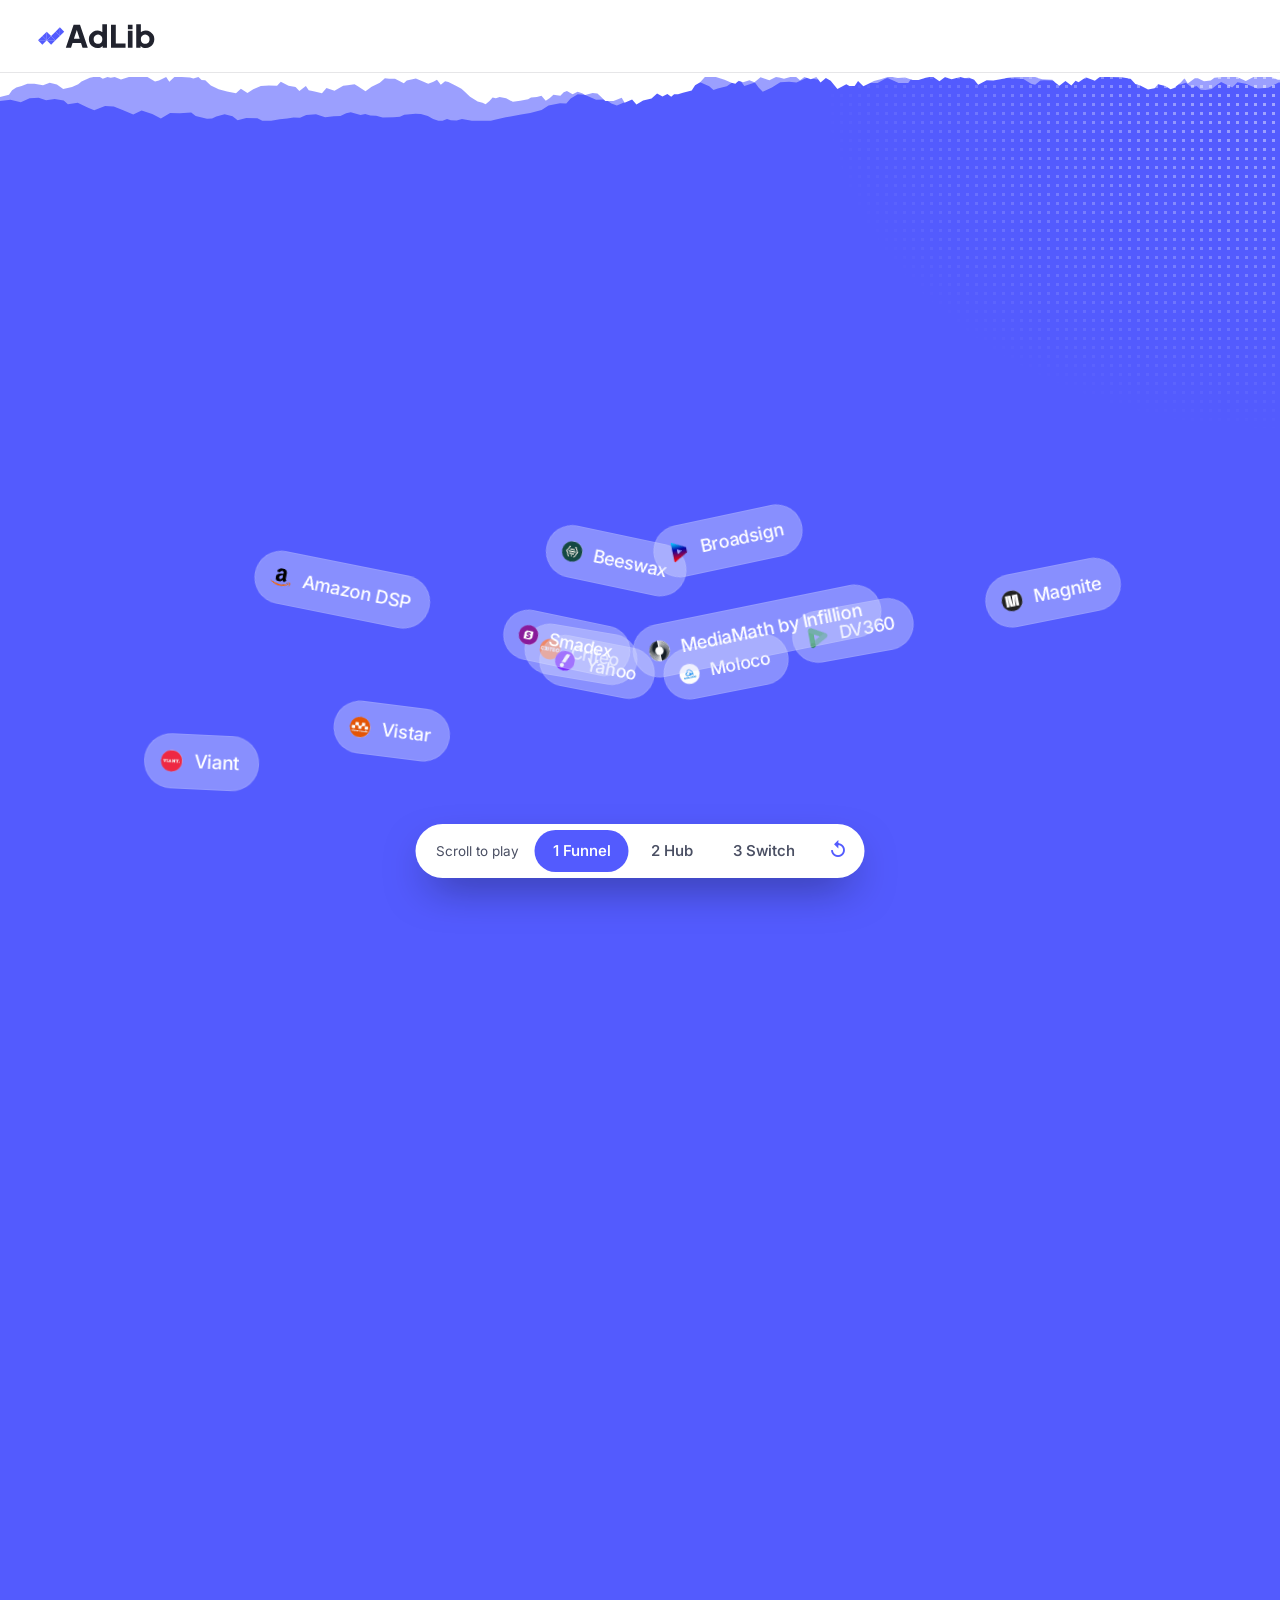
<file: transitions.html>
<!doctype html>
<html lang="en">
<head>
<meta charset="utf-8">
<meta name="viewport" content="width=device-width, initial-scale=1">
<meta name="robots" content="noindex">
<title>AdLib | Section transitions</title>
<link rel="icon" href="data:image/svg+xml,%3Csvg xmlns='http://www.w3.org/2000/svg' viewBox='0 0 32 32'%3E%3Crect width='32' height='32' rx='8' fill='%23535BFE'/%3E%3Cpath d='M8 21l6-6 3 3 7-8' fill='none' stroke='white' stroke-width='3' stroke-linecap='round' stroke-linejoin='round'/%3E%3C/svg%3E">
<link rel="preconnect" href="https://fonts.googleapis.com">
<link rel="preconnect" href="https://fonts.gstatic.com" crossorigin>
<link href="https://fonts.googleapis.com/css2?family=Inter:opsz,wght@14..32,100..900&family=Roboto+Serif:opsz,wght@8..144,100..900&display=swap" rel="stylesheet">
<link rel="stylesheet" href="styles.css?v=12">
<link rel="stylesheet" href="transitions.css?v=12">
<script>document.documentElement.classList.add('js')</script>
</head>
<body class="proto">

<header class="nav" id="top">
  <div class="nav__in">
    <a class="nav__logo" href="index.html" aria-label="Back to the AdLib page"><img src="assets/logo.svg" alt="AdLib" width="126" height="26"></a>
  </div>
</header>

<section class="platform" id="platform">
  <div class="torn" data-fill="#fff" aria-hidden="true"></div>
  <div class="halftone halftone--tr" aria-hidden="true"></div>
  <div class="fall" id="fall">
    <div class="fall__stage">
      <div class="platform__head">
        <h2>Powerful programmatic. Simplified.</h2>
        <p>AdLib gives agencies the tools, data, and automation to run enterprise-quality campaigns, from CTV and Audio to Geofencing and YouTube, all under one roof, with zero trafficking headaches.</p>
      </div>
      <div class="dsps" id="dsps">
        <div class="dsps__row">
          <span class="dsp"><img src="assets/marks/m01.png" alt="">Amazon DSP</span>
          <span class="dsp"><img src="assets/marks/m02.png" alt="">Beeswax</span>
          <span class="dsp"><img src="assets/marks/m04.png?v=12" alt="">Criteo</span>
          <span class="dsp"><img src="assets/marks/m03.png" alt="">Broadsign</span>
          <span class="dsp"><img src="assets/marks/m05.png" alt="">DV360</span>
          <span class="dsp"><img src="assets/marks/m06.png" alt="">Magnite</span>
        </div>
        <div class="dsps__row">
          <span class="dsp"><img src="assets/marks/m10.png" alt="">Viant</span>
          <span class="dsp"><img src="assets/marks/m11.png" alt="">Vistar</span>
          <span class="dsp"><img src="assets/marks/m12.png" alt="">Yahoo</span>
          <span class="dsp"><img src="assets/marks/m09.png" alt="">Smadex</span>
          <span class="dsp"><img src="assets/marks/m08.png" alt="">Moloco</span>
          <span class="dsp"><img src="assets/marks/m07.png" alt="">MediaMath by Infillion</span>
        </div>
      </div>    </div>
  </div>

  <div class="pin" id="pin">
    <div class="pin__stage">
      <ol class="pin__list" id="pinList">
        <li class="on"><button type="button">Unified Self-Service Buying Platform</button></li>
        <li><button type="button">Managed Service Buying</button></li>
        <li><button type="button">Programmatic APIs</button></li>
        <li><button type="button">White Labeled DSP</button></li>
        <li><button type="button">Automated Client Billing</button></li>
        <li><button type="button">Infinitely Customizable</button></li>
      </ol>

      <div class="pin__visual" id="pinVisual">
        <figure class="vis vis--pad on">
          <div class="uicard">
            <img class="object" src="assets/objects/shield-cut.webp" alt="An antique shield printed in halftone, with purple paper shapes and a torn media plan" width="1024" height="1024">
          </div>
        </figure>
        <figure class="vis vis--pad">
          <div class="uicard">
            <img class="object" src="assets/objects/radio-cut.webp" alt="A vintage tabletop radio printed in halftone, with purple paper knobs and a torn media plan" loading="lazy" width="1024" height="1024">
            <div class="chips"><span>Placement</span><span>Trafficking</span><span>Bidding</span><span>Optimization</span></div>
          </div>
        </figure>
        <figure class="vis vis--pad">
          <div class="uicard">
            <img class="object" src="assets/objects/typewriter-cut.webp" alt="A vintage typewriter printed in halftone, with purple paper panels and a sheet of typed numbers" loading="lazy" width="1024" height="1024">
          </div>
        </figure>
        <figure class="vis vis--pad">
          <div class="uicard" id="brand">
            <div class="object boards" id="boards">
              <img class="on" src="assets/objects/billboard-cut.webp" alt="A vintage billboard printed in halftone, its face pasted over with bold brand-coloured paper" loading="lazy" width="1024" height="1024">
              <img src="assets/objects/billboard-coral-cut.webp" alt="" loading="lazy" width="1024" height="1024">
              <img src="assets/objects/billboard-green-cut.webp" alt="" loading="lazy" width="1024" height="1024">
            </div>
            <div class="brandpick">
              <b>Your Brand</b>
              <div class="swatches" id="swatches" role="group" aria-label="Preview a brand colour">
                <button type="button" style="--c:#535BFE" class="on" aria-label="Purple"></button>
                <button type="button" style="--c:#E5533D" aria-label="Coral"></button>
                <button type="button" style="--c:#0E8A6A" aria-label="Green"></button>
              </div>
            </div>
          </div>
        </figure>
        <figure class="vis vis--pad">
          <div class="uicard">
            <img class="object" src="assets/objects/safe-cut.webp" alt="A vintage bank safe printed in halftone, with a purple dial and a torn invoice across its door" loading="lazy" width="1024" height="1024">
            <div class="chips"><span>Daily</span><span>Weekly</span><span>Monthly</span><i></i><span>Credit card</span><span>Wire transfer</span><span>ACH</span></div>
          </div>
        </figure>
        <figure class="vis vis--pad">
          <div class="uicard">
            <img class="object" src="assets/objects/wrench-cut.webp" alt="A vintage adjustable wrench printed in halftone, with a purple paper screw and striped handle" loading="lazy" width="1024" height="1024">
          </div>
        </figure>
      </div>

      <div class="pin__text" id="pinText" aria-live="polite">
        <p class="on">An easy to use DSP-agnostic platform where campaigns launch in minutes across every channel, screen type, and stage of the funnel. 20+ premium Demand Side Platforms and Retail Media Networks.</p>
        <p>Fully managed trafficking &amp; optimization allows your team to focus on core business functions rather than the complexities of ad placement, bidding, and optimization.</p>
        <p>Build your own applications, workflows, and products on top of the AdLib platform. We build our APIs first, and the rest of our platform is built on top.</p>
        <p>Instantly launch your own branded programmatic offering without investing in development or specialized resources for support and campaign management.</p>
        <p>Improve cash flow and reduce the risk of nonpayment by automatically invoicing and collecting payments on a daily, weekly, or monthly basis via credit card, wire transfer, or ACH payment.</p>
        <p>Reduce setup time with customized workflows and automated ad operations at a massive scale.</p>
      </div>
    </div>
  </div>

</section>

<div class="switch" role="group" aria-label="Choose a transition version">
  <span class="switch__hint">Scroll to play</span>
  <button type="button" data-v="1">1 Funnel</button>
  <button type="button" data-v="2">2 Hub</button>
  <button type="button" data-v="3">3 Switch</button>
  <button type="button" class="switch__again" id="again" aria-label="Back to the start of this version">↺</button>
</div>

<script src="transitions.js?v=12"></script>
</body>
</html>
</file>
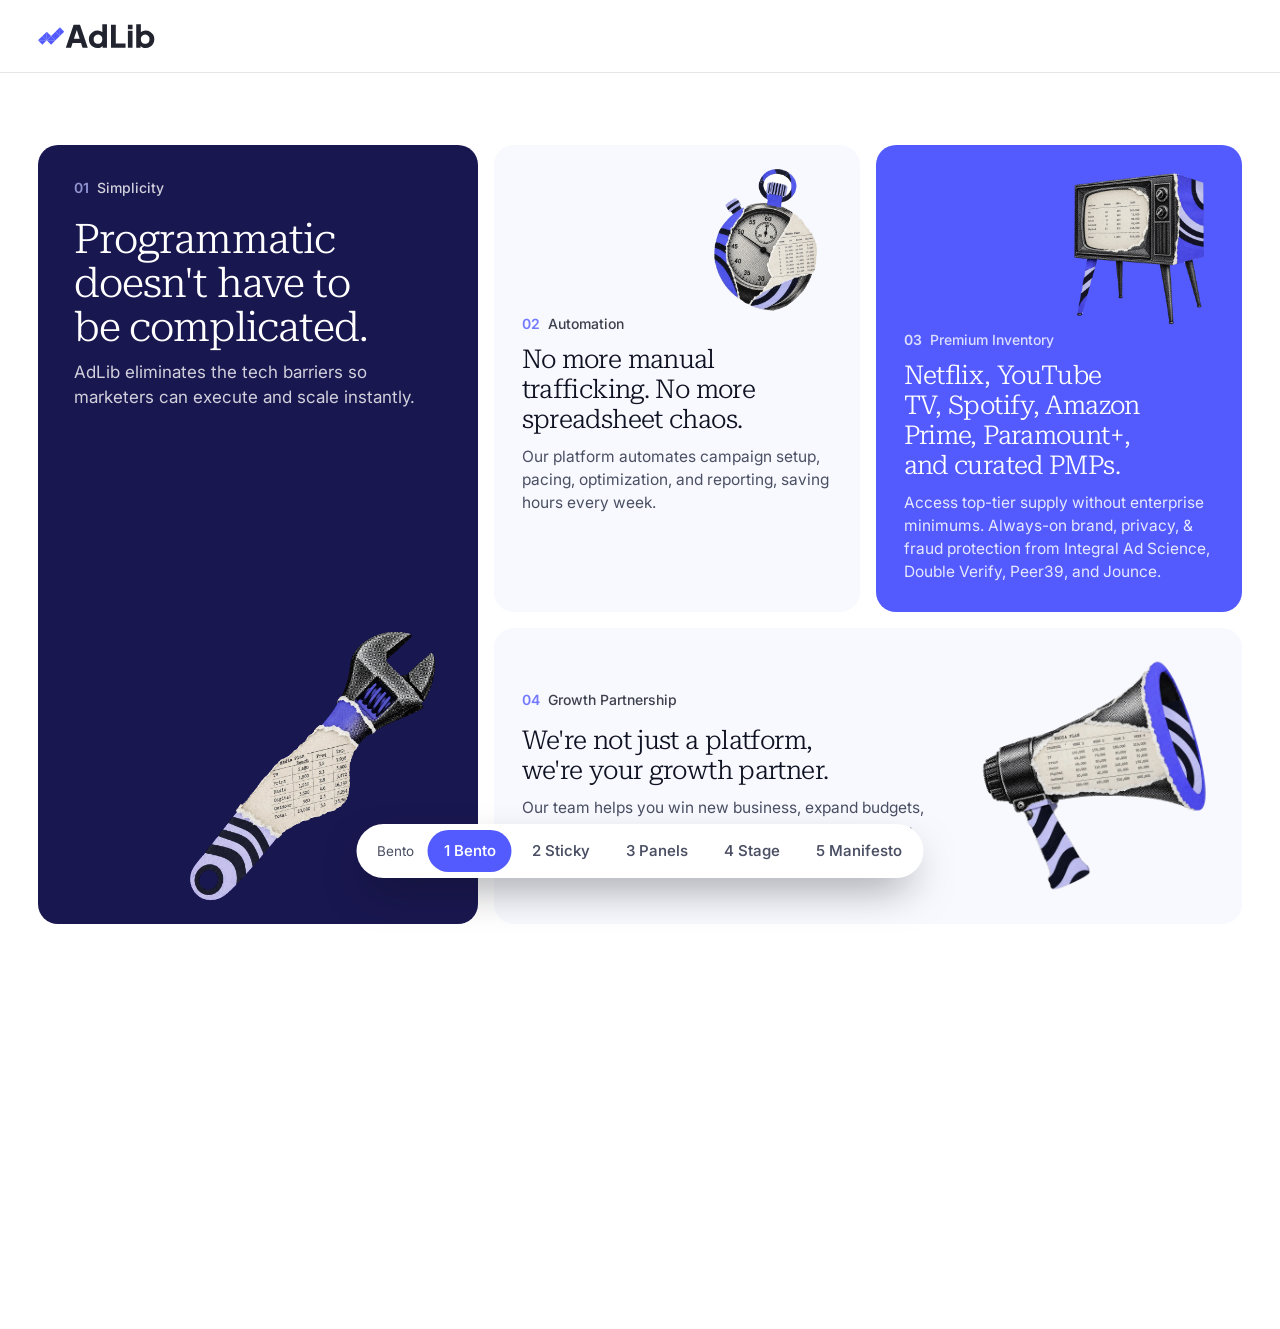
<file: why.html>
<!doctype html>
<html lang="en">
<head>
<meta charset="utf-8">
<meta name="viewport" content="width=device-width, initial-scale=1">
<meta name="robots" content="noindex">
<title>AdLib | Why AdLib layouts</title>
<link rel="icon" href="data:image/svg+xml,%3Csvg xmlns='http://www.w3.org/2000/svg' viewBox='0 0 32 32'%3E%3Crect width='32' height='32' rx='8' fill='%23535BFE'/%3E%3Cpath d='M8 21l6-6 3 3 7-8' fill='none' stroke='white' stroke-width='3' stroke-linecap='round' stroke-linejoin='round'/%3E%3C/svg%3E">
<link rel="preconnect" href="https://fonts.googleapis.com">
<link rel="preconnect" href="https://fonts.gstatic.com" crossorigin>
<link href="https://fonts.googleapis.com/css2?family=Inter:opsz,wght@14..32,100..900&family=Roboto+Serif:opsz,wght@8..144,100..900&display=swap" rel="stylesheet">
<link rel="stylesheet" href="styles.css?v=10">
<link rel="stylesheet" href="why.css?v=10">
</head>
<body class="whypage">

<header class="nav" id="top">
  <div class="nav__in">
    <a class="nav__logo" href="index.html" aria-label="Back to the AdLib page"><img src="assets/logo.svg" alt="AdLib" width="126" height="26"></a>
  </div>
</header>

<main>
  <div class="wv-lead" aria-hidden="true"></div>

  <!-- 1 Bento: all four points at once -->
  <section class="wv w1" data-v="1" aria-label="Why AdLib">
    <div class="w1__grid" id="w1"></div>
  </section>

  <!-- 2 Sticky: a pinned counter while the statements scroll past -->
  <section class="wv w2" data-v="2" aria-label="Why AdLib">
    <div class="w2__in">
      <aside class="w2__side">
        <p class="eyebrow">Why AdLib</p>
        <p class="w2__count"><b id="w2n">01</b><span>/04</span></p>
        <ol class="w2__labels" id="w2l"></ol>
      </aside>
      <div class="w2__blocks" id="w2b"></div>
    </div>
  </section>

  <!-- 3 Panels: four tall panels, one opens at a time -->
  <section class="wv w3" data-v="3" aria-label="Why AdLib">
    <div class="w3__row" id="w3"></div>
  </section>

  <!-- 4 Stage: the list beside a large object stage -->
  <section class="wv w4" data-v="4" aria-label="Why AdLib">
    <div class="w4__in">
      <div class="w4__list">
        <p class="eyebrow">Why AdLib</p>
        <div class="w4__tabs" id="w4t" role="tablist" aria-label="Why AdLib"><i class="w4__bar" id="w4bar"></i></div>
      </div>
      <div class="w4__stage" id="w4s"></div>
    </div>
  </section>

  <!-- 5 Manifesto: one statement that lights up as you scroll -->
  <section class="wv w5" data-v="5" aria-label="Why AdLib">
    <div class="w5__stick">
      <p class="eyebrow">Why AdLib</p>
      <p class="w5__text" id="w5t"></p>
      <div class="w5__foot">
        <p class="w5__body" id="w5b"></p>
        <div class="w5__dots" id="w5d" aria-hidden="true"></div>
      </div>
    </div>
  </section>

  <div class="wv-tail" aria-hidden="true"></div>
</main>

<div class="switch" role="group" aria-label="Choose a layout">
  <span class="switch__hint" id="hint">Layout</span>
  <button type="button" data-v="1"><span>1</span><em> Bento</em></button>
  <button type="button" data-v="2"><span>2</span><em> Sticky</em></button>
  <button type="button" data-v="3"><span>3</span><em> Panels</em></button>
  <button type="button" data-v="4"><span>4</span><em> Stage</em></button>
  <button type="button" data-v="5"><span>5</span><em> Manifesto</em></button>
</div>

<script src="why.js?v=10"></script>
</body>
</html>
</file>
<file: styles.css>
/* AdLib's original palette, sampled from getadlib.com */
:root{
  --white:#fff; --tint:#F8F9FE;
  --purple:#535BFE; --purple-dark:#434AE6; --lilac:#D1D1F5; --lilac-2:#B0B5F4;
  --night:#0D0F1A; --navy:#19174F;
  --ink:#0F1222; --ink-2:#4A4F63; --ink-3:#7E8296;
  --line:rgba(15,18,34,.1);
  --serif:"Roboto Serif",Georgia,serif;
  --sans:"Inter",-apple-system,BlinkMacSystemFont,"Segoe UI",sans-serif;
  --glide:cubic-bezier(.22,1,.36,1);
  --gutter:clamp(16px,3vw,40px);
  --max:1360px;
}
*,*::before,*::after{box-sizing:border-box;font-style:normal}
html{scroll-behavior:smooth;scroll-padding-top:90px;-webkit-text-size-adjust:100%}
body{margin:0;background:var(--white);color:var(--ink);font:400 17px/1.55 var(--sans);-webkit-font-smoothing:antialiased;overflow-x:clip}
img{max-width:100%;display:block}
a{color:inherit;text-decoration:none}
button{font:inherit;color:inherit;background:none;border:0;padding:0;cursor:pointer}
ul,ol{list-style:none;margin:0;padding:0}
h1,h2,h3,p,figure,blockquote{margin:0}
h1,h2,h3{font-family:var(--serif);font-weight:300;letter-spacing:-.024em;text-wrap:balance}
.hl{color:var(--purple)}
.tile .object{mix-blend-mode:multiply}
:focus-visible{outline:2px solid var(--purple);outline-offset:3px;border-radius:4px}

.btn{display:inline-flex;align-items:center;justify-content:center;height:50px;padding:0 24px;border-radius:8px;font-weight:550;font-size:16px;white-space:nowrap;transition:background-color .25s,color .25s,border-color .25s}
.btn--sm{height:42px;padding:0 18px;font-size:15px}
.btn--purple{background:var(--purple);color:#fff}.btn--purple:hover{background:var(--purple-dark)}
.btn--line{border:1px solid var(--purple);color:var(--purple)}.btn--line:hover{background:var(--tint)}

/* Nav */
.nav{position:sticky;top:0;z-index:40;background:#fff;border-bottom:1px solid var(--line)}
.nav__in{max-width:var(--max);margin:auto;height:72px;padding:0 var(--gutter);display:flex;align-items:center;gap:40px}
.nav__logo img{height:24px;width:auto}
.nav__links{display:flex;gap:30px;font-size:15px;font-weight:500;margin-right:auto}
.nav__links a{color:var(--ink-2);transition:color .2s}.nav__links a:hover{color:var(--purple)}
.nav__only-m{display:none}
.nav__cta{display:flex;align-items:center;gap:24px;font-size:15px;font-weight:500}
.nav__text{color:var(--purple)}
.nav__burger{display:none;width:40px;height:40px;position:relative}
.nav__burger i{position:absolute;left:10px;right:10px;height:1.5px;background:var(--ink);transition:transform .3s var(--glide)}
.nav__burger i:first-child{top:16px}.nav__burger i:last-child{top:23px}
.nav__burger[aria-expanded=true] i:first-child{transform:translateY(3.5px) rotate(45deg)}
.nav__burger[aria-expanded=true] i:last-child{transform:translateY(-3.5px) rotate(-45deg)}

/* Hero */
.hero__in{display:grid;grid-template-columns:minmax(0,1.5fr) minmax(0,.8fr);align-items:center;gap:clamp(16px,3vw,48px);max-width:var(--max);margin:auto;padding:clamp(28px,4vw,56px) var(--gutter) clamp(24px,3vw,40px)}
h1{font-size:clamp(34px,4.17vw,60px);line-height:1.08;letter-spacing:-.032em;text-wrap:balance}
.lede{max-width:600px;margin-top:24px;font-size:clamp(17px,1.4vw,20px);color:var(--ink-2)}
.actions{display:flex;flex-wrap:wrap;gap:12px;margin-top:32px}
.rated{display:flex;align-items:center;gap:9px;margin-top:28px;font-size:15px;color:var(--ink-2)}
.rated strong{color:var(--ink);font-weight:600}
.hero__art{position:relative}
.hero__art .object{width:100%;height:auto}
.float{position:absolute;background:#fff;border:1px solid var(--line);border-radius:12px;box-shadow:0 22px 50px -18px rgba(25,23,79,.34)}
.float--sync{left:-2%;bottom:10%;width:190px;padding:14px 16px;font-size:13.5px}
.float--sync header{font:400 17px/1.2 var(--serif);margin-bottom:6px}
.float--sync div{display:flex;align-items:center;gap:9px;padding:6px 0;border-top:1px solid var(--line)}
.float--sync i{position:relative;width:26px;height:15px;border-radius:9px;background:var(--purple)}
.float--sync i::after{content:"";position:absolute;right:2px;top:2px;width:11px;height:11px;border-radius:50%;background:#fff}

/* Film */
.film{max-width:var(--max);margin:auto;padding:0 var(--gutter)}
.film__frame{position:relative;aspect-ratio:16/9;border-radius:20px;overflow:hidden;background:var(--night)}
.film__frame video{display:block;width:100%;height:100%;object-fit:cover}
.film__play{position:absolute;inset:0;display:grid;place-items:center;color:var(--purple)}
.film__play span{display:grid;place-items:center;width:clamp(68px,8vw,104px);height:clamp(68px,8vw,104px);padding-left:5px;border-radius:50%;background:#fff;box-shadow:0 20px 50px rgba(13,15,26,.45);transition:transform .4s var(--glide)}
.film__play:hover span{transform:scale(1.07)}
.film.playing .film__play{display:none}

/* Partners */
.h-sm{font-size:clamp(26px,2.6vw,38px);line-height:1.15;text-align:center}
.partners{max-width:1240px;margin:auto;padding:clamp(52px,6vw,88px) var(--gutter) clamp(32px,4vw,56px)}
.partners__row{display:grid;grid-template-columns:repeat(6,1fr);gap:4px 24px;margin-top:26px}
.partners__row img{width:100%;height:82px;object-fit:contain;filter:brightness(0);opacity:.62}
.partners__row img.solid-bg{filter:grayscale(1) brightness(.72) contrast(5);mix-blend-mode:multiply}

/* Object cards */
/* The text holds 35% of the frame and the cards run off its right edge */
.reclaim{padding:clamp(40px,5vw,72px) 0 clamp(80px,9vw,130px)}
.reclaim__in{display:grid;grid-template-columns:calc(min(100vw,var(--max))*.35 - var(--gutter)) minmax(0,1fr);grid-template-rows:1fr auto;padding-left:calc(max(0px,(100vw - var(--max))/2) + var(--gutter))}
.reclaim__head{grid-area:1/1;display:flex;flex-direction:column;justify-content:space-between;gap:32px;padding-right:clamp(24px,3.5vw,56px)}
.reclaim__head h2{font-size:clamp(25px,2.4vw,36px);line-height:1.14;text-wrap:balance}
.reclaim__head p{max-width:380px;color:var(--ink-2);font-size:17px}
.rail{grid-area:1/2/3/3;display:flex;gap:clamp(16px,1.7vw,28px);padding-right:var(--gutter);overflow-x:auto;scroll-snap-type:x mandatory;scroll-padding-right:var(--gutter);scrollbar-width:none;-webkit-mask-image:linear-gradient(90deg,transparent 0,#000 var(--fade,0px));mask-image:linear-gradient(90deg,transparent 0,#000 var(--fade,0px))}
.rail::-webkit-scrollbar{display:none}
.rail.free{scroll-snap-type:none}
.rail.dragging{cursor:grabbing;user-select:none;-webkit-user-select:none}
@media (hover:hover){.rail{cursor:grab}}
.tile{flex:0 0 58%;scroll-snap-align:start;display:flex;flex-direction:column;padding:32px;background:var(--tint);border-radius:16px;overflow:hidden;min-height:clamp(480px,40vw,620px)}
.tile:last-child{scroll-snap-align:end}
.tile__art{flex:1;display:grid;place-items:center;padding:6px 0 18px}
.tile__art img{width:100%;max-width:clamp(230px,22vw,330px);height:auto}
.tile__tag{display:inline-flex;gap:8px;margin-bottom:12px;font-size:14px;font-weight:550;color:var(--ink-2)}
.tile__tag b{font-weight:600;color:var(--purple)}
.tile h3{font-size:26px;line-height:1.16;margin-bottom:10px}
.tile p{color:var(--ink-2);font-size:16px;line-height:1.5}
.dots{grid-area:2/1;display:flex;align-items:center;margin:14px 0 -18px -6px}
.dots button{padding:18px 5px}
.dots i{display:block;width:9px;height:9px;border-radius:9px;background:var(--lilac-2);transition:width .4s var(--glide),background-color .3s}
.dots .on i{width:30px;background:var(--purple)}

/* Halftone dot texture, the same screen as the objects */
.halftone{position:absolute;inset:0;pointer-events:none;background-image:radial-gradient(circle,rgba(255,255,255,.5) 1.6px,transparent 2px);background-size:9px 9px;-webkit-mask-image:radial-gradient(90% 70% at 100% 0,#000 0,transparent 72%);mask-image:radial-gradient(90% 70% at 100% 0,#000 0,transparent 72%)}
.halftone--tr{-webkit-mask-image:radial-gradient(46% 460px at 100% 0,#000 0,transparent 78%);mask-image:radial-gradient(46% 460px at 100% 0,#000 0,transparent 78%)}
.halftone--c{background-image:radial-gradient(circle,rgba(83,91,254,.62) 1.6px,transparent 2px);-webkit-mask-image:radial-gradient(70% 90% at 50% 112%,#000 0,transparent 74%);mask-image:radial-gradient(70% 90% at 50% 112%,#000 0,transparent 74%)}

/* Torn paper edge */
.torn{position:absolute;top:-1px;left:0;right:0;height:clamp(30px,4vw,58px);z-index:2;pointer-events:none}
.torn--flip{top:auto;bottom:100%;transform:scaleY(-1);margin-bottom:-1px}
.torn svg{display:block;width:100%;height:100%}

/* Platform, on AdLib's purple */
.platform{--stage:max(620px,calc(100vh - 72px));--lead:300vh;position:relative;background:var(--purple);color:#fff;padding:clamp(30px,4vw,58px) var(--gutter) clamp(90px,10vw,150px)}
.platform__head{position:relative;max-width:820px;margin:0 auto;text-align:center}
.platform h2{font-size:clamp(38px,5vw,74px);line-height:1.06;letter-spacing:-.03em}
.platform__head p{max-width:680px;margin:22px auto 0;color:rgba(255,255,255,.88);font-size:clamp(17px,1.4vw,19px)}

/* DSP chips, spaced from the Figma frame (1309 wide) and scaled down with the screen */
.fall{position:relative;height:calc(var(--stage) + var(--lead))}
.fall__stage{position:sticky;top:72px;height:var(--stage);display:flex;flex-direction:column;align-items:center;justify-content:center;gap:clamp(72px,17vh,180px);overflow:hidden;margin:0 calc(var(--gutter)*-1);padding:0 var(--gutter)}
.dsps{--u:min(1px,calc(100vw/1309));position:relative;display:grid;gap:calc(var(--u)*20.5);justify-items:center}
.dsps__row{display:flex;gap:calc(var(--u)*28)}
/* Logo side sits tighter than the text side: 16 left, 20 right */
.dsp{display:flex;align-items:center;gap:calc(var(--u)*12);padding:calc(var(--u)*16) calc(var(--u)*20) calc(var(--u)*16) calc(var(--u)*16);background:rgba(215,219,255,.4);border:1.25px solid rgba(255,255,255,.1);border-radius:64px;color:#fff;font-size:calc(var(--u)*20);line-height:calc(var(--u)*24);font-weight:500;font-optical-sizing:none;letter-spacing:-.02em;white-space:nowrap;will-change:transform,opacity;transition:background-color .35s ease,color .35s ease}
.dsp img{width:calc(var(--u)*24);height:calc(var(--u)*24);object-fit:contain}
.dsp.lit{background:#fff;color:var(--ink)}
.dsps{z-index:1}

/* DSP Sync panel the chips line up in */
.sync{position:absolute;z-index:0;opacity:0;border-radius:22px;background:rgba(13,15,26,.14);border:1.25px solid rgba(255,255,255,.18);pointer-events:none;will-change:transform,opacity}
.sync header{display:flex;align-items:center;justify-content:space-between;height:52px;padding:0 18px}
.sync header img{height:17px;width:auto}
.sync header span{font-size:14px;color:rgba(255,255,255,.85)}
.sync .count{position:absolute;left:18px;bottom:16px;font-size:14px;color:rgba(255,255,255,.85);white-space:nowrap}
.sync .count b{font-weight:600;color:#fff}
.tg{position:absolute;left:0;top:0;width:48px;height:26px;border-radius:26px;background:rgba(255,255,255,.24);transition:background-color .3s ease}
.tg::after{content:"";position:absolute;left:3px;top:3px;width:20px;height:20px;border-radius:50%;background:#fff;transition:transform .35s var(--glide),background-color .3s ease}
.tg.on{background:#fff}
.tg.on::after{background:var(--purple);transform:translateX(22px)}

/* The steps pin to the same frame as the chips, so the two can overlap as one fades into the other */
.pin{position:relative;z-index:1;height:calc(var(--stage) + var(--lead) + 72vh * 6);margin-top:calc((var(--stage) + var(--lead))*-1)}
.pin__stage{position:sticky;top:72px;height:var(--stage);display:grid;grid-template-columns:1fr minmax(0,470px) 1fr;align-items:center;gap:clamp(24px,5vw,80px);max-width:var(--max);margin:auto}
.pin__list li{padding:14px 0}
.pin__list button{display:block;width:100%;text-align:left;font:300 clamp(21px,1.95vw,28px)/1.15 var(--serif);letter-spacing:-.02em;color:rgba(255,255,255,.42);transition:color .45s}
.pin__list li.on button{color:#fff}
.pin__visual{position:relative;height:min(78vh,620px)}
.vis{position:absolute;inset:0;margin:0;opacity:0;visibility:hidden;transform:translateY(26px);transition:opacity .5s ease,transform .7s var(--glide),visibility 0s .7s;color:var(--ink);pointer-events:none}
.vis.on{opacity:1;visibility:visible;transform:none;pointer-events:auto;transition-delay:0s}
.vis--pad{display:flex;align-items:center;color:#fff}
.pin__text{position:relative;min-height:190px}
.pin__text p{position:absolute;inset:0 0 auto;font-size:clamp(17px,1.35vw,19px);color:rgba(255,255,255,.92);opacity:0;transform:translateY(14px);transition:opacity .45s ease,transform .6s var(--glide)}
.pin__text p.on{opacity:1;transform:none}

.uicard{width:100%;display:flex;flex-direction:column;align-items:center;gap:16px}
.uicard .object{width:100%;max-width:min(470px,60vh);height:auto}
.chips{display:flex;flex-wrap:wrap;justify-content:center;gap:6px}
.chips span{padding:7px 12px;background:rgba(215,219,255,.4);border:1.25px solid rgba(255,255,255,.1);border-radius:99px;font-size:13.5px;color:#fff}
.chips i{flex-basis:100%}
.boards{position:relative;aspect-ratio:1}
.boards img{position:absolute;inset:0;width:100%;height:100%;opacity:0;transition:opacity .5s ease}
.boards img.on{opacity:1}
.brandpick{display:flex;align-items:center;gap:18px}
.brandpick b{font:400 21px/1 var(--serif);letter-spacing:-.01em}
.swatches{display:flex;gap:12px}
.swatches button{width:36px;height:36px;border-radius:50%;background:var(--c);border:2px solid #fff;transition:box-shadow .25s}
.swatches button.on{box-shadow:0 0 0 3px var(--purple),0 0 0 5px #fff}

.more{position:relative;display:grid;grid-template-columns:repeat(3,1fr);gap:16px;max-width:var(--max);margin:clamp(30px,4vw,60px) auto 0}
.more article{padding:28px;background:#fff;color:var(--ink);border-radius:16px;min-height:220px}
.more h3{font-size:26px;line-height:1.15;margin-bottom:10px}
.more p{color:var(--ink-2);font-size:16px}
.more article.more__span2{grid-column:span 2}
.more article.more__wide{grid-column:span 2;grid-row:span 2;display:grid;grid-template-columns:1fr minmax(0,340px);align-items:center;gap:24px;overflow:hidden}
.more__wide .object{width:100%;height:auto}
.more__num{margin-bottom:26px;color:var(--purple)}
.more__num strong{display:block;font:200 clamp(76px,8.6vw,128px)/1 var(--serif);letter-spacing:-.04em}
.more__num span{font-size:17px}
.more article.more__dark{display:flex;flex-direction:column;justify-content:flex-end;background:var(--navy);color:#fff}
.more article.more__dark p{color:rgba(255,255,255,.78)}

/* Why */

/* Proof */
.proof{position:relative;padding:clamp(70px,8vw,120px) var(--gutter) clamp(110px,12vw,170px)}
.proof__in{display:grid;grid-template-columns:.86fr 1.14fr;gap:clamp(36px,7vw,110px);max-width:var(--max);margin:auto}
.proof h2{font-size:clamp(32px,3.3vw,48px);line-height:1.1}
.rated--lg{font-size:22px;margin-top:24px}
.medals{display:grid;grid-template-columns:repeat(4,1fr);gap:10px;max-width:400px;margin-top:22px}
.medals img{width:100%;height:auto}
.quotes{position:relative;min-height:480px;background:var(--tint);border-radius:18px;padding:clamp(26px,4vw,56px)}
.quotes figure{position:absolute;inset:clamp(26px,4vw,56px);bottom:96px;opacity:0;transform:translateY(16px);transition:opacity .45s ease,transform .65s var(--glide);display:flex;flex-direction:column;justify-content:space-between;gap:20px}
.quotes figure.on{opacity:1;transform:none}
.quotes blockquote{font:300 clamp(25px,2.7vw,40px)/1.18 var(--serif);letter-spacing:-.022em}
.quotes figcaption{display:flex;align-items:center;gap:14px;font-size:15px;color:var(--ink-2)}
.quotes figcaption img{border-radius:50%;width:52px;height:52px;object-fit:cover}
.quotes figcaption b{display:block;color:var(--ink);font-weight:600}
.quotes__nav{position:absolute;right:clamp(20px,3vw,40px);bottom:26px;display:flex;gap:8px}
.quotes__nav button{width:46px;height:46px;border-radius:50%;background:#fff;border:1px solid var(--line);font-size:18px;transition:background-color .2s,color .2s}
.quotes__nav button:hover{background:var(--purple);color:#fff}

/* CTA, AdLib's near-black */
.cta{position:relative;background:var(--night);color:#fff;text-align:center;padding:clamp(130px,15vw,220px) var(--gutter) clamp(100px,12vw,180px);overflow:hidden}
.cta__in{position:relative}
.cta h2{font-size:clamp(44px,7vw,104px);line-height:1.02;letter-spacing:-.035em;max-width:1050px;margin:auto}
.cta p{max-width:620px;margin:24px auto 30px;color:rgba(255,255,255,.78);font-size:clamp(17px,1.4vw,20px)}

.foot{background:var(--navy);color:#fff;padding:clamp(44px,5vw,72px) var(--gutter)}
.foot__in{display:grid;grid-template-columns:1.6fr repeat(3,1fr);gap:32px;max-width:var(--max);margin:auto}
.foot__brand img{height:24px;width:auto}
.foot__col h4{margin:0 0 10px;font-size:14.5px;font-weight:600}
.foot__col a{display:block;padding:4px 0;font-size:14.5px;color:rgba(255,255,255,.72)}
.foot__col a:hover{color:#fff}

.js .reveal{opacity:0;transform:translateY(22px);transition:opacity .8s ease,transform 1s var(--glide)}
.js .reveal.in{opacity:1;transform:none}

@media (max-width:1180px){
  .tile{flex-basis:72%}
  .pin__stage{grid-template-columns:1fr minmax(0,400px);grid-template-rows:auto auto;align-content:center;gap:16px 40px}
  .pin__visual{grid-row:1/3;grid-column:2}
  .pin__list{grid-column:1}.pin__text{grid-column:1;min-height:170px}
}
@media (max-width:900px){
  .nav__links{display:none;position:absolute;top:64px;left:0;right:0;flex-direction:column;gap:0;padding:6px var(--gutter) 18px;background:#fff;border-bottom:1px solid var(--line)}
  .nav__links.open{display:flex}
  .nav__links a{padding:13px 0;font-size:18px;color:var(--ink);border-bottom:1px solid var(--line)}
  .nav__only-m{display:block}
  .nav__text{display:none}
  .nav__burger{display:block}
  .nav__cta{gap:6px;margin-left:auto}
  .nav__in{height:64px}
  .hero__in{grid-template-columns:1fr;gap:6px}
  h1{font-size:clamp(27px,8.6vw,44px)}
  .hero__art{max-width:480px;margin:auto}
  .float--sync{left:0;bottom:6%;width:158px;font-size:12.5px;padding:10px 12px}
  .partners__row{grid-template-columns:repeat(3,1fr)}
  .partners__row img{height:70px}
  /* One line of cards to swipe, with the dots underneath */
  .reclaim__in{display:flex;flex-direction:column;padding-left:0}
  .reclaim__head{gap:14px;padding:0 var(--gutter)}
  .reclaim__head h2{font-size:34px;line-height:1.1;text-wrap:wrap}
  .rail{margin-top:26px;padding:0 var(--gutter);scroll-padding:0 var(--gutter)}
  .rail{-webkit-mask-image:none;mask-image:none}
  .tile{flex-basis:min(84%,420px);min-height:0;padding:24px}
  .tile__art img{max-width:260px}
  .tile h3{font-size:24px}
  .tile p{font-size:15.5px}
  .dots{justify-content:center;margin:4px 0 -18px}
  /* The story stays pinned on phones too: current title, object, then its text */
  .platform{--stage:calc(100svh - 64px);--lead:260vh}
  .platform h2{font-size:32px}
  .platform__head p{margin-top:12px;font-size:15.5px}
  .fall__stage{top:64px;gap:clamp(40px,8vh,80px)}
  .dsps{--u:.66px;display:flex;flex-wrap:wrap;justify-content:center;gap:7px}
  .dsps__row{display:contents}
  .sync .count{font-size:13px;bottom:12px}
  .sync header{height:44px}
  .tg{width:40px;height:22px}
  .tg::after{width:16px;height:16px}
  .tg.on::after{transform:translateX(18px)}
  .pin__stage{top:64px;grid-template-columns:minmax(0,1fr);grid-template-rows:auto minmax(0,1fr) auto;align-items:center;gap:8px;padding:22px 0 24px}
  .pin__list{grid-column:1;grid-row:1}
  .pin__list li{display:none;padding:0}
  .pin__list li.on{display:block}
  .pin__list button{font-size:26px;color:#fff}
  .pin__visual{height:100%;grid-column:1;grid-row:2}
  .vis{transform:translateY(16px)}
  .pin__text{grid-column:1;grid-row:3;min-height:124px}
  .pin__text p{font-size:15.5px}
  .uicard .object{max-width:min(320px,38vh)}
  .chips,.brandpick{margin-top:-6px}
  .more{grid-template-columns:1fr}
  .more article{min-height:0}
  .more article.more__span2{grid-column:auto}
  .more article.more__wide{grid-column:auto;grid-row:auto;grid-template-columns:1fr}
  .more__wide .object{max-width:320px;margin:auto}
  .proof__in{grid-template-columns:1fr}
  .quotes{min-height:460px}
  .foot__in{grid-template-columns:1fr 1fr}
  .foot__brand{grid-column:1/-1}
}
@media (max-width:420px){
  .actions .btn{flex:1 1 100%}
}
@media (prefers-reduced-motion:reduce){
  html{scroll-behavior:auto}
  .js .reveal{opacity:1;transform:none;transition:none}
}
</file>
<file: reach.css>
/* Reach and data: AdLib's second feature set as a timeline of in-app cards.
   The section starts in AdLib purple, carrying on from the platform section, and fades to white once you are into it. */
/* In-app cards for the reach and data concepts, after the white product cards in the references.
   Interface text is Inter, as in the AdLib platform; figures use the brand serif. */
.ac{--line:#E4E5F6;position:relative;width:100%;max-width:420px;padding:18px;border-radius:20px;background:#FAFAFF;border:1px solid var(--line);box-shadow:0 1px 0 #fff inset,0 30px 60px -34px rgba(25,23,79,.42);font:400 14px/1.4 var(--sans);color:var(--ink);text-align:left;letter-spacing:0;
  opacity:0;transform:translateY(26px) scale(.98);transition:opacity .7s ease,transform .9s var(--glide)}
.ac.in{opacity:1;transform:none}
.ac svg{width:16px;height:16px;flex:none;fill:none;stroke:currentColor;stroke-width:1.7;stroke-linecap:round;stroke-linejoin:round}
.ac .s{opacity:0;transform:translateY(10px);transition:opacity .5s ease,transform .6s var(--glide);transition-delay:calc(var(--i,0) * 85ms + 200ms)}
.ac.in .s{opacity:1;transform:none}
.ac__h{display:flex;align-items:center;justify-content:space-between;gap:10px;margin-bottom:14px}
.ac__t{display:flex;align-items:center;gap:9px;font-weight:600;font-size:15px}
.ac__ic{display:grid;place-items:center;width:30px;height:30px;border-radius:9px;background:var(--navy);color:#C9CCFF}
.pill{display:inline-flex;align-items:center;gap:5px;padding:4px 9px;border-radius:7px;font-size:12px;font-weight:550;white-space:nowrap;background:#EEEDFF;color:#4840D8;border:1px solid #DCDAFF}
.pill svg{width:12px;height:12px}
.pill--good{background:#E7F6EC;color:#21733F;border-color:#CCEBD6}
.pill--soft{background:#fff;color:var(--ink-2);border-color:var(--line)}
.ac__lab{display:flex;justify-content:space-between;padding:0 4px 8px;font-size:11.5px;font-weight:550;letter-spacing:.03em;text-transform:uppercase;color:var(--ink-3)}
.ac__row{display:flex;align-items:center;gap:12px;padding:11px 12px;border-radius:13px;background:#fff;border:1px solid #ECEDF8}
.ac__row+.ac__row{margin-top:7px}
.ac__mono{display:grid;place-items:center;width:32px;height:32px;border-radius:9px;background:#F0F0FF;color:var(--purple);flex:none}
.ac__name{flex:1;min-width:0;font-weight:550;font-size:14px}
.ac__name small{display:block;font-weight:400;font-size:12.5px;color:var(--ink-3)}
.ac__meter{display:flex;flex-direction:column;align-items:flex-end;gap:5px;width:86px}
.ac__meter b{font-weight:600;font-size:13px}
.bar{display:block;width:100%;height:7px;border-radius:7px;background:#ECECF8;overflow:hidden}
.bar i{display:block;height:100%;width:0;border-radius:7px;background:radial-gradient(circle,rgba(255,255,255,.4) .9px,transparent 1.2px) 0 0/4px 4px,#8C91FC;transition:width 1.1s var(--glide)}
.bar--lg{height:9px;margin:10px 0 4px}
.ac__foot{display:flex;align-items:center;gap:8px;margin-top:14px;padding-top:12px;border-top:1px solid var(--line);font-size:12.5px;color:var(--ink-2)}
.ac__foot svg{color:var(--purple)}
.ac__kpi{display:flex;align-items:baseline;gap:10px;margin:4px 0 14px}
.ac__kpi span{color:var(--ink-3);font-size:13px}
.ac__big{font:400 46px/1 "Nanum Myeongjo",var(--serif);letter-spacing:-.03em;color:var(--ink)}
.ac__big--sm{font-size:30px}
.ac__cap{display:block;white-space:nowrap;margin-bottom:4px;font-size:11.5px;font-weight:550;letter-spacing:.03em;text-transform:uppercase;color:var(--ink-3)}
.ac__reg{display:grid;grid-template-columns:118px 1fr 40px;align-items:center;gap:12px;padding:8px 2px;font-size:13px}
.ac__reg b{font-weight:600;font-size:12.5px;text-align:right}
.ac__reg+.ac__reg{border-top:1px dashed #E7E8F5}
.tog{position:relative;width:36px;height:21px;border-radius:21px;background:#E2E3F2;flex:none;transition:background-color .35s ease}
.tog::after{content:"";position:absolute;left:3px;top:3px;width:15px;height:15px;border-radius:50%;background:#fff;box-shadow:0 1px 2px rgba(15,18,34,.2);transition:transform .45s var(--glide)}
.tog.on{background:var(--purple)}
.tog.on::after{transform:translateX(15px)}
.ac__row--tog{padding:8px 12px}
.ac__row--tog .ac__mono{width:28px;height:28px}
.ac__row--tog+.ac__row--tog{margin-top:6px}
.ac__input{display:flex;align-items:center;gap:9px;height:44px;padding:0 13px;border-radius:12px;background:#fff;border:1.5px solid #C9CCFF;box-shadow:0 0 0 4px #F0F0FF;color:var(--ink-3)}
.ac__input span{color:var(--ink);font-weight:500}
.caret{width:1.5px;height:17px;background:var(--purple);margin-left:-6px}
.ac__chips{display:flex;flex-wrap:wrap;gap:6px;margin:12px 0}
.chip2{display:inline-flex;align-items:center;gap:6px;padding:6px 10px;border-radius:8px;background:#fff;border:1px solid var(--line);font-size:12.5px;font-weight:550}
.chip2 svg{width:13px;height:13px;color:var(--purple)}
.chip2--on{background:#EEEDFF;border-color:#DCDAFF;color:#4840D8}
.ac__split{display:flex;flex-wrap:wrap;align-items:flex-end;justify-content:space-between;gap:12px;padding-top:12px;border-top:1px solid var(--line)}
.seg2{display:flex;gap:2px;padding:3px;border-radius:10px;background:#EFEFFA;font-size:12.5px;font-weight:550;color:var(--ink-2);margin-bottom:14px}
.seg2 span{flex:1;text-align:center;padding:6px 8px;border-radius:8px}
.seg2 .on{background:#fff;color:var(--ink);box-shadow:0 1px 3px rgba(25,23,79,.12)}
.ac__kpis{display:grid;grid-template-columns:1fr 1fr;gap:8px;margin-bottom:12px}
.ac__kpis>div{padding:11px 12px;border-radius:12px;background:#fff;border:1px solid #ECEDF8}
.ac__chart{display:flex;align-items:flex-end;gap:9px;height:110px;padding:10px 12px 0;border-radius:12px;background:#fff;border:1px solid #ECEDF8}
.ac__chart span{flex:1;display:flex;flex-direction:column-reverse;gap:3px;height:100%}
.ac__chart i{display:block;height:0;border-radius:4px 4px 2px 2px;transition:height .9s var(--glide)}
.ac__chart i.a{background:radial-gradient(circle,rgba(255,255,255,.35) .9px,transparent 1.2px) 0 0/4px 4px,var(--purple)}
.ac__chart i.b{background:#C9CCFF}
.ac__legend{display:flex;gap:14px;margin-top:10px;font-size:12px;color:var(--ink-2)}
.ac__legend i{display:inline-block;width:9px;height:9px;border-radius:3px;margin-right:6px;vertical-align:-1px}

/* Filled icon cards: solid icons, and a colour of its own for each card's header icon */
.ac svg.sf{fill:currentColor;stroke:none}
.ac--filled .ac__ic svg{width:17px;height:17px}
/* Light tint behind, the deeper shade of the same colour on the icon */
.ac--filled[data-card="0"] .ac__ic{background:#EEE9FE;color:#6A45DC}
.ac--filled[data-card="1"] .ac__ic{background:#E3EDFE;color:#2161D6}
.ac--filled[data-card="2"] .ac__ic{background:#FDEBDC;color:#D35A10}
.ac--filled[data-card="3"] .ac__ic{background:#DCF3F2;color:#0A8585}
.ac--filled[data-card="4"] .ac__ic{background:#FDE5E2;color:#D2433A}
.ac--filled[data-card="5"] .ac__ic{background:#FBF0D6;color:#A87106}
.ac--filled .ac__mono svg{width:17px;height:17px}
.ac--filled .ac__foot svg.sf,.ac--filled .pill svg.sf,.ac--filled .chip2 svg.sf{width:14px;height:14px}

/* Premium surface: a white card, soft grey panels inside it, a finer layered shadow */
.ac--filled{--line:#ECECF2;padding:20px;background:#fff;border-color:#EBEBF1;box-shadow:0 1px 2px rgba(16,18,40,.04),0 2px 6px -2px rgba(16,18,40,.05),0 24px 48px -24px rgba(25,23,79,.22)}
.ac--filled .ac__row,.ac--filled .ac__kpis>div,.ac--filled .ac__chart{background:#F7F7FA;border-color:#EFEFF4}
.ac--filled .ac__mono{background:#fff;box-shadow:0 1px 2px rgba(16,18,40,.06)}
.ac--filled .bar{background:#E9E9F0}
.ac--filled .chip2{background:#F7F7FA;border-color:#ECECF2}
.ac--filled .chip2--on{background:#EFEEFF;border-color:#E0DEFF}
.ac--filled .pill--soft{background:#F7F7FA;border-color:#ECECF2}
.ac--filled .seg2{background:#F2F2F6}
.ac--filled .ac__input{background:#fff;border-color:#D5D7FA;box-shadow:0 0 0 4px #F4F4FF}
.ac--filled .ac__reg+.ac__reg{border-top-color:#EFEFF4}
.ac--filled .tog{background:#E3E3EC}
.ac--filled .tog.on{background:var(--purple)}

/* A lighter, more positive green for success states */
.ac--filled .pill--good{background:#EBFBF1;border-color:#C8F1D7;color:#14A055}

/* Vertical rhythm: clear space between each header and what follows it */
.ac--filled{padding:24px}
.ac--filled .ac__h{margin-bottom:26px}
.ac--filled .ac__lab{padding:0 4px 12px}
.ac--filled .ac__row+.ac__row{margin-top:10px}
.ac--filled .ac__row--tog+.ac__row--tog{margin-top:8px}
.ac--filled .ac__row--tog{padding:10px 12px}
.ac--filled .ac__foot{margin-top:22px;padding-top:18px}
.ac--filled .ac__kpi{margin:0 0 22px}
.ac--filled .ac__reg{padding:10px 2px}
.ac--filled .ac__chips{margin:18px 0 22px;gap:8px}
.ac--filled .ac__split{padding-top:20px}
.ac--filled .ac__cap{margin-bottom:8px}
.ac--filled .bar--lg{margin:16px 0 4px}
.ac--filled .seg2{margin-bottom:20px}
.ac--filled .ac__kpis{gap:10px;margin-bottom:16px}
.ac--filled .ac__kpis>div{padding:14px}
.ac--filled .ac__legend{margin-top:14px}


/* Timeline layout */
.reach{padding:0 var(--gutter)}
.reach__in{max-width:1180px;margin:auto}
.reach__line{position:relative;padding:20px 0 40px}
.reach__track{position:absolute;left:50%;top:0;bottom:0;width:2px;margin-left:-1px;background:#E6E7F6;border-radius:2px}
.reach__track b{display:block;width:100%;height:0;background:var(--purple);border-radius:2px}
.reach .item{position:relative;display:grid;grid-template-columns:minmax(0,1fr) 72px minmax(0,1fr);align-items:center;padding:clamp(28px,4vw,56px) 0}
.reach .item__dot{grid-column:2;justify-self:center;width:18px;height:18px;border-radius:50%;background:#fff;border:2px solid #D7D9F5;transition:background-color .4s,border-color .4s,box-shadow .4s}
.reach .item.in .item__dot{background:var(--purple);border-color:var(--purple);box-shadow:0 0 0 6px #E8E8FF}
.reach .item__txt{grid-row:1;padding:0 8px}
.reach .item__txt .num{color:var(--ink-2)}
.reach .item__txt h3{font-size:clamp(26px,2.4vw,36px);line-height:1.1;margin:10px 0}
.reach .item__txt p{font-size:16px;color:var(--ink-2);max-width:42ch}
.reach .item__card{grid-row:1;display:flex}
.reach .item:nth-child(odd) .item__txt{grid-column:1;text-align:right}
.reach .item:nth-child(odd) .item__txt p{margin-left:auto}
.reach .item:nth-child(odd) .item__txt .num{justify-content:flex-end}
.reach .item:nth-child(odd) .item__card{grid-column:3;justify-content:flex-start}
.reach .item:nth-child(even) .item__txt{grid-column:3}
.reach .item:nth-child(even) .item__card{grid-column:1;justify-content:flex-end}
.reach .item__card .ac{max-width:380px}


/* Section shell and the purple to white fade */
.platform{transition:background-color .9s ease}
.platform.to-white{background:#fff}
.reach{background:var(--purple);color:#fff;padding:clamp(20px,3vw,40px) var(--gutter) clamp(50px,6vw,90px);transition:background-color .9s ease,color .9s ease}
.reach.light{background:#fff;color:var(--ink)}
.reach__head{display:flex;flex-direction:column;align-items:center;gap:14px;text-align:center;margin-bottom:clamp(28px,4vw,52px)}
.reach__head .eyebrow{font-size:14px;font-weight:550;letter-spacing:.04em;text-transform:uppercase;color:var(--lilac-2);transition:color .9s ease}
.reach.light .reach__head .eyebrow{color:var(--purple)}
.reach__head h2{font-size:clamp(34px,4vw,60px);line-height:1.06;letter-spacing:-.03em;max-width:20ch}
.reach .num{display:inline-flex;gap:8px;font:500 14px/1 var(--sans);letter-spacing:0}
.reach .num b{font-weight:600;color:var(--lilac-2);transition:color .9s ease}
.reach.light .num b{color:var(--purple)}
.reach .item__txt .num{color:rgba(255,255,255,.75);transition:color .9s ease}
.reach.light .item__txt .num{color:var(--ink-2)}
.reach .item__txt p{color:rgba(255,255,255,.82);transition:color .9s ease}
.reach.light .item__txt p{color:var(--ink-2)}
.reach__track{background:rgba(255,255,255,.22);transition:background-color .9s ease}
.reach.light .reach__track{background:#E6E7F6}
.reach__track b{background:#fff;transition:background-color .9s ease}
.reach.light .reach__track b{background:var(--purple)}
.reach .item__dot{background:transparent;border-color:rgba(255,255,255,.4)}
.reach .item.in .item__dot{background:#fff;border-color:#fff;box-shadow:0 0 0 6px rgba(255,255,255,.18)}
.reach.light .item__dot{background:#fff;border-color:#D7D9F5}
.reach.light .item.in .item__dot{background:var(--purple);border-color:var(--purple);box-shadow:0 0 0 6px #E8E8FF}
.reach .reach__in{max-width:1180px;margin:auto}

@media (max-width:900px){
  .ac{padding:15px;border-radius:18px}
  .ac__big{font-size:38px}
  .ac__reg{grid-template-columns:100px 1fr 36px}
  .ac{padding:15px;border-radius:18px}
  .ac__big{font-size:38px}
  .ac__reg{grid-template-columns:100px 1fr 36px}
  /* Phones: the progress line and dots run down the left, with no dividers between features */
  .reach__track{left:18px}
  .reach__line{padding:0 0 32px}
  .reach .item{grid-template-columns:36px minmax(0,1fr);row-gap:26px;padding:44px 0}
  .reach .item__dot{grid-column:1;grid-row:1;align-self:start;margin-top:4px}
  .reach .item:nth-child(n) .item__txt{grid-column:2;grid-row:1;text-align:left;padding:0}
  .reach .item:nth-child(n) .item__txt p{margin-left:0}
  .reach .item:nth-child(n) .item__txt .num{justify-content:flex-start}
  .reach .item:nth-child(n) .item__card{grid-column:1/-1;grid-row:2;justify-content:flex-start;position:relative;z-index:1}
  .reach .item__txt h3{font-size:26px;margin:10px 0 8px}
  .reach .item__txt p{font-size:15.5px;line-height:1.6}
  .reach .item__card .ac{max-width:none;padding:18px}
  .reach .ac__meter{width:76px}
}
@media (prefers-reduced-motion:reduce){
  .ac,.ac .s,.bar i,.ac__chart i,.tog::after{transition:none!important}
}
</file>
<file: proof.css>
/* Testimonials: a deck of G2 review cards on the primary purple (Stack .1). Builds on styles.css. */
.proof__in{align-items:center}
.proof .eyebrow{font-size:14px;font-weight:550;letter-spacing:.04em;text-transform:uppercase;color:var(--purple);margin-bottom:16px}

.deck__stage{border-radius:28px;padding:clamp(32px,4vw,56px) clamp(20px,4vw,56px) 28px;background-color:var(--purple);background-image:radial-gradient(circle,rgba(255,255,255,.24) 1.3px,transparent 1.7px);background-size:10px 10px}
.deck{position:relative;height:400px;max-width:480px;margin:auto}

.rv{display:flex;flex-direction:column;gap:18px;margin:0;padding:30px;border-radius:20px;background:#fff;box-shadow:0 24px 50px -24px rgba(13,15,60,.55)}
.rv blockquote{font:300 22px/1.4 var(--serif);letter-spacing:-.012em;color:var(--ink)}
.rv__top{display:flex;align-items:center;justify-content:space-between}
.rv__top img{width:22px;height:22px}
.rv .stars{display:flex;gap:2px;color:#FF492C}
.rv .stars svg{width:15px;height:15px;fill:currentColor}
.rv figcaption{margin-top:auto}
.who{display:flex;align-items:center;gap:12px}
.av{display:grid;place-items:center;width:42px;height:42px;border-radius:50%;flex:none;font:600 14px/1 var(--sans);font-style:normal;background:var(--bg,#EEE9FE);color:var(--fg,#6A45DC)}
.who b{display:block;font-weight:600;font-size:15px}
.who span span{font-size:13.5px;color:var(--ink-2)}

.deck .rv{position:absolute;left:0;right:0;top:34px;min-height:330px;transition:opacity .55s ease,transform .75s var(--glide)}
.deck .rv[data-pos="0"]{z-index:5;opacity:1;transform:none}
.deck .rv[data-pos="1"]{z-index:4;opacity:.9;transform:translateY(-18px) scale(.95)}
.deck .rv[data-pos="2"]{z-index:3;opacity:.6;transform:translateY(-34px) scale(.9)}
.deck .rv[data-pos="x"]{z-index:1;opacity:0;transform:translateY(-44px) scale(.86);pointer-events:none}
.deck .rv[data-pos="out"]{z-index:6;opacity:0;transform:translate(46px,60px) rotate(5deg)}

.deck__nav{display:flex;align-items:center;justify-content:center;gap:14px;margin-top:22px}
.deck__nav button{width:46px;height:46px;border-radius:50%;border:1px solid #fff;background:#fff;font-size:18px;transition:background-color .25s,color .25s,border-color .25s}
.deck__nav button:hover{background:var(--navy);border-color:var(--navy);color:#fff}
.deck__nav span{font-size:14px;color:rgba(255,255,255,.85);min-width:44px;text-align:center}

@media (max-width:900px){
  .deck{height:470px}
  .deck .rv{min-height:400px;padding:24px}
  .rv blockquote{font-size:19px}
}
@media (prefers-reduced-motion:reduce){
  .deck .rv{transition:none!important}
}
</file>
<file: arch.css>
/* Arch hero: text on top, the arch underneath. Builds on styles.css. */
.apage{background:#fff}
.hero--arch{position:relative;overflow:hidden;padding-top:clamp(36px,5vw,72px)}
.hero--arch .hero__copy{max-width:900px;margin:0 auto;padding:0 var(--gutter);text-align:center}
.hero--arch h1{font-size:clamp(34px,4.2vw,60px);line-height:1.08}
.hero--arch .lede{margin-left:auto;margin-right:auto}
.hero--arch .actions,.hero--arch .rated{justify-content:center}
.arch{position:relative;max-width:1180px;margin:clamp(34px,4vw,56px) auto 0;overflow:hidden;font-family:var(--sans);user-select:none;-webkit-user-select:none}
.arch__base{height:clamp(44px,5vw,64px);background-color:var(--purple);background-image:radial-gradient(circle,rgba(255,255,255,.24) 1.3px,transparent 1.7px);background-size:10px 10px}
.arch svg.bands{position:absolute;inset:0;width:100%;height:100%;display:block}

/* Bands grow out from the centre */
.bnd{transform-box:view-box;transform:scale(.2);opacity:0;transition:transform 1s var(--glide),opacity .5s ease}
.bnd.in{transform:none;opacity:1}
.hair{fill:none;stroke:#E4E5F0;stroke-width:1.2;opacity:0;transition:opacity .8s ease}
.hair.in{opacity:1}
.swp{fill:none;stroke:var(--purple);stroke-width:2.2;stroke-linecap:round;stroke-dasharray:.1 1;stroke-dashoffset:.1;opacity:0}
.swp.go{stroke-dashoffset:-1;opacity:1;transition:stroke-dashoffset 1.9s linear}

/* Platform logos on the outer band */
.al{position:absolute;left:0;top:0;z-index:3;display:flex;flex-direction:column;align-items:center;gap:6px;width:96px;margin-left:-48px;margin-top:calc(var(--z) / -2);opacity:0;transform:translate(var(--x),var(--y)) scale(.7);transition:opacity .45s ease,transform .7s var(--glide)}
.al.in{opacity:var(--o,1);transform:translate(var(--x),var(--y))}
.al.live{transition:none}
.al .lt{position:relative;display:grid;place-items:center;width:var(--z);height:var(--z);border-radius:calc(var(--z) * .27);background:#fff;border:1px solid #E6E7F0;box-shadow:0 1px 2px rgba(16,18,40,.05),0 8px 18px -12px rgba(25,23,79,.35);transition:border-color .4s ease}
.al .lt img{width:56%;height:56%;object-fit:contain}
.al small{font-size:12.5px;font-weight:550;line-height:1.2;color:var(--ink);white-space:nowrap}
.al.lit .lt{border-color:var(--purple)}
.bd{position:absolute;right:-5px;top:-5px;display:grid;place-items:center;width:16px;height:16px;border-radius:50%;background:#17A765;color:#fff;border:1.5px solid #fff;transform:scale(0);transition:transform .45s var(--glide)}
.bd svg{width:8px;height:8px}
.al.ok .bd{transform:none}

/* Ad channels on the next band in */
.ach{position:absolute;left:0;top:0;z-index:3;display:flex;flex-direction:column;align-items:center;gap:9px;width:200px;margin-left:-100px;margin-top:calc(var(--z) / -2);text-align:center;opacity:0;transform:translate(var(--x),var(--y)) translateY(10px);transition:opacity .5s ease,transform .8s var(--glide)}
.ach.in{opacity:1;transform:translate(var(--x),var(--y))}
.ai{display:grid;place-items:center;width:var(--z);height:var(--z);border-radius:calc(var(--z) * .22);background:#F3F3FA;color:var(--purple);transition:background-color .45s ease,color .45s ease}
.ai svg{width:46%;height:46%;fill:none;stroke:currentColor;stroke-width:1.7;stroke-linecap:round;stroke-linejoin:round}
.ach b{font-weight:550;font-size:16px;line-height:1.2;letter-spacing:-.01em;color:var(--ink)}
.ach.hit .ai{background:var(--purple);color:#fff}

/* Middle band: what AdLib does */
.amid{position:absolute;left:0;top:0;z-index:3;width:var(--w);margin-left:calc(var(--w) / -2);text-align:center;opacity:0;transform:translate(var(--x),var(--y));transition:opacity .7s ease}
.amid.in{opacity:1}
.amid strong{display:block;font-weight:550;font-size:20px;letter-spacing:-.01em;color:var(--purple)}
.amid span{display:block;margin-top:6px;font-size:15px;line-height:1.35;color:var(--ink)}
.adot{position:absolute;left:0;top:0;z-index:3;display:grid;place-items:center;width:var(--z);height:var(--z);margin:calc(var(--z) / -2) 0 0 calc(var(--z) / -2);border-radius:50%;background:#fff;color:var(--purple);opacity:0;transform:translate(var(--x),var(--y)) scale(.5);transition:opacity .4s ease,transform .7s var(--glide)}
.adot.in{opacity:1;transform:translate(var(--x),var(--y))}
.adot svg{width:52%;height:52%;fill:none;stroke:currentColor;stroke-width:1.9;stroke-linecap:round;stroke-linejoin:round}
.amark{position:absolute;left:0;top:0;z-index:3;width:var(--w);margin-left:calc(var(--w) / -2);color:#fff;opacity:0;transform:translate(var(--x),var(--y));transition:opacity .6s ease}
.amark.in{opacity:1}
.amark svg{display:block;width:100%;height:auto}

/* The wave: three filled circles spreading from the core */
.wf{position:absolute;left:0;top:0;z-index:2;width:var(--d);height:var(--d);margin:calc(var(--d) / -2) 0 0 calc(var(--d) / -2);border-radius:50%;background:var(--purple);opacity:0;transform:translate(var(--x),var(--y));pointer-events:none}
.arch.wave .wf{animation:awf 2.4s cubic-bezier(.2,.6,.3,1) 1 forwards;animation-delay:calc(var(--i) * 300ms)}
@keyframes awf{from{opacity:var(--o);transform:translate(var(--x),var(--y)) scale(1)}to{opacity:0;transform:translate(var(--x),var(--y)) scale(var(--k))}}

/* Variation 1, Classic: full rings, logos on the outer edge, no base strip */
.hero--arch[data-v="1"] .arch__base{display:none}
.hero--arch[data-v="1"]{padding-bottom:clamp(20px,3vw,48px)}
.hero--arch[data-v="1"] .arch{max-width:1240px;margin-top:clamp(40px,5vw,72px)}
.v1 .bnd{transform:scale(.3)}
.v1 .bnd.in{transform:none}
.al--edge{width:120px;margin-left:-60px;gap:8px;transform:translate(var(--x),var(--y))}
.al--edge.in{transition:opacity .7s ease}
.al--edge .lt{border-color:#E2E3EE;box-shadow:0 1px 2px rgba(16,18,40,.06),0 14px 26px -14px rgba(25,23,79,.4)}
.al--edge small{font-size:13px}
.afade{position:absolute;left:0;right:0;bottom:0;top:var(--t);z-index:4;background:linear-gradient(rgba(255,255,255,0),#fff 80%);pointer-events:none}
.acore{position:absolute;left:0;top:0;z-index:5;width:var(--d);height:var(--d);margin:calc(var(--d) / -2) 0 0 calc(var(--d) / -2);border-radius:50%;background-color:var(--purple);background-image:radial-gradient(circle,rgba(255,255,255,.24) 1.3px,transparent 1.7px);background-size:10px 10px;box-shadow:0 0 0 calc(var(--d) * .07) rgba(83,91,254,.1),0 30px 60px -30px rgba(83,91,254,.75);opacity:0;transform:translate(var(--x),var(--y)) scale(.5);transition:opacity .5s ease,transform 1s var(--glide)}
.acore.in{opacity:1;transform:translate(var(--x),var(--y))}
.amark{z-index:6}
.amark--mid{transform:translate(var(--x),var(--y)) translateY(-50%)}
.amid--serif{transform:translate(var(--x),var(--y)) translateY(-50%)}
.amid--serif strong{font:300 19px/1.18 var(--serif);letter-spacing:-.012em;color:var(--ink)}
.amid--serif strong span{margin:0;font:inherit;color:var(--purple)}

/* Variation 3: a deeper middle band */
.v3 .amid strong{color:#fff}
.v3 .amid span{color:rgba(255,255,255,.86)}

/* Variation switch */
.switch{position:fixed;left:50%;bottom:22px;z-index:60;transform:translateX(-50%);display:flex;align-items:center;gap:4px;padding:6px;background:#fff;border-radius:99px;box-shadow:0 18px 44px -14px rgba(13,15,26,.55)}
.switch__hint{padding:0 10px 0 14px;min-width:74px;font-size:13.5px;color:var(--ink-2);white-space:nowrap}
.switch button{height:42px;min-width:42px;padding:0 14px;border-radius:99px;font-size:15px;font-weight:550;color:var(--ink-2);transition:background-color .25s,color .25s}
.switch button[aria-pressed=true]{background:var(--purple);color:#fff}

@media (max-width:700px){
  .al--edge{width:90px;margin-left:-45px;gap:6px}
  .al--edge small{display:block;font-size:11px}
  .amid--serif strong{font-size:14px}
  .v1 .ach{width:74px;margin-left:-37px}
  .v1 .ach b{font-size:11px}
  .al{width:64px;margin-left:-32px}
  .al small{display:none}
  .ach{width:66px;margin-left:-33px;gap:6px}
  .ach b{font-size:10.5px;line-height:1.15}
  .amid strong{font-size:14px}
  .amid span{margin-top:3px;font-size:10.5px;line-height:1.3}
  .switch{bottom:14px}
}
@media (max-width:900px){.nav__in{height:64px}}
@media (prefers-reduced-motion:reduce){
  .arch *{transition:none!important;animation:none!important}
}
@media (max-width:700px){.arch .al--edge small{display:block;font-size:11px}}
</file>
<file: features.css>
/* Five concepts for a standalone "reach and data" feature section. Builds on styles.css. */
.fpage{background:#fff}
.fv{display:none}
.fv.on{display:block}
.fv img{height:auto}
.fv-lead{height:clamp(32px,6vh,72px)}
.fv-tail{height:40vh}
.eyebrow{font-size:14px;font-weight:550;letter-spacing:.04em;text-transform:uppercase;color:var(--purple)}
.fhead{display:flex;flex-direction:column;gap:14px;margin-bottom:clamp(28px,4vw,52px)}
.fhead--center{align-items:center;text-align:center}
.fhead--light .eyebrow{color:var(--lilac-2)}
.ftitle{font-size:clamp(34px,4vw,60px);line-height:1.06;letter-spacing:-.03em;max-width:16ch}
.fhead--center .ftitle{max-width:20ch}
.num{display:inline-flex;gap:8px;font:500 14px/1 var(--sans);letter-spacing:0}
.num b{font-weight:600;color:var(--purple)}
.chips{display:flex;flex-wrap:wrap;gap:6px}
.chip{padding:7px 12px;border-radius:99px;font-size:13.5px;background:rgba(255,255,255,.1);border:1px solid rgba(255,255,255,.14);color:#fff}

/* 1 Numbers */
.f1{padding:0 var(--gutter)}
.f1__in{max-width:var(--max);margin:auto;background:var(--navy);color:#fff;border-radius:28px;padding:clamp(36px,5vw,72px)}
.f1__grid{display:grid;grid-template-columns:repeat(4,minmax(0,1fr));gap:14px}
.f1 .cell{position:relative;display:flex;flex-direction:column;gap:12px;border-radius:20px;padding:26px;background:rgba(255,255,255,.05);border:1px solid rgba(255,255,255,.1);overflow:hidden;min-height:250px}
.f1 .cell h3{font-size:24px;line-height:1.15}
.f1 .cell p{font-size:15px;line-height:1.5;color:rgba(255,255,255,.76);max-width:46ch}
.f1 .num{color:rgba(255,255,255,.7)}
.f1 .num b{color:var(--lilac-2)}
.f1 .cell .big{font:200 clamp(52px,5.4vw,92px)/.9 var(--serif);letter-spacing:-.045em;color:#fff;max-width:none}
.f1 .big small{display:block;margin-top:10px;font:400 15px/1.3 var(--sans);letter-spacing:0;color:rgba(255,255,255,.8)}
.f1 .c-global{grid-column:1/3;grid-row:1/3;background:var(--purple);border-color:transparent;padding:34px}
.f1 .c-global .big{font-size:clamp(84px,10vw,168px)!important}
.f1 .c-global .stats{display:flex;gap:28px;margin-top:auto;position:relative;z-index:1}
.f1 .c-global .stats div{font:300 34px/1 var(--serif);letter-spacing:-.03em}
.f1 .c-global .stats span{display:block;margin-top:6px;font:400 14px/1.3 var(--sans);color:rgba(255,255,255,.85);letter-spacing:0;max-width:16ch}
.f1 .c-global img{position:absolute;right:-30px;top:38px;width:min(48%,330px)}
.f1 .c-global p{color:rgba(255,255,255,.88);position:relative;z-index:1}
.f1 .c-aud{grid-column:3/5}
.f1 .c-prem img{width:120px;margin:-6px -6px 0 auto}
.f1 .c-first{grid-column:1/3}
.f1 .flow{display:flex;flex-wrap:wrap;align-items:center;gap:8px}
.f1 .flow i{font-style:normal;color:var(--lilac-2);font-size:18px;padding:0 2px}
.f1 .flow .chip.to{background:#fff;color:var(--ink);border-color:#fff}
.f1 .c-meta{grid-column:3/5}
.f1 .c-meta .big{font-size:clamp(36px,3.6vw,58px)!important}

/* 2 Product */
.f2{padding:clamp(48px,6vw,90px) var(--gutter);background:var(--tint)}
.f2__stage{position:relative;display:grid;grid-template-columns:minmax(0,1fr) minmax(0,420px) minmax(0,1fr);gap:clamp(28px,4vw,72px);align-items:center;max-width:var(--max);margin:auto}
.f2__col{display:flex;flex-direction:column;gap:14px;position:relative;z-index:1}
.f2__shot{position:relative;z-index:1;margin:0;height:clamp(480px,64vh,600px);border-radius:20px;overflow:hidden;background:#fff;box-shadow:0 40px 80px -36px rgba(25,23,79,.45)}
.f2__shot::after{content:"";position:absolute;inset:auto 0 0;height:110px;background:linear-gradient(rgba(255,255,255,0),#fff)}
.f2__shot img{width:100%}
.f2__lines{position:absolute;inset:0;width:100%;height:100%;overflow:visible;pointer-events:none;z-index:0}
.f2__lines path{fill:none;stroke:var(--lilac-2);stroke-width:1.25;stroke-dasharray:3 4}
.f2__lines circle{fill:var(--purple)}
.f2 .call{display:block;width:100%;text-align:left;padding:16px 18px;border-radius:16px;background:#fff;border:1px solid var(--line);transition:background-color .35s,border-color .35s,color .35s}
.f2 .call__t{display:flex;align-items:baseline;gap:10px;font:300 21px/1.2 var(--serif);letter-spacing:-.015em}
.f2 .call__t b{font:600 13px/1 var(--sans);color:var(--purple);transition:color .35s}
.f2 .call__p{display:grid;grid-template-rows:0fr;transition:grid-template-rows .5s var(--glide)}
.f2 .call__p span{overflow:hidden;font-size:14.5px;line-height:1.5;color:rgba(255,255,255,.9)}
.f2 .call[aria-expanded=true]{background:var(--purple);border-color:var(--purple);color:#fff}
.f2 .call[aria-expanded=true] .call__t b{color:var(--lilac)}
.f2 .call[aria-expanded=true] .call__p{grid-template-rows:1fr}
.f2 .call[aria-expanded=true] .call__p span{padding-top:10px}

/* 3 Scroll */
.f3{height:calc(100vh + 6 * 70vh);background:var(--navy);color:#fff}
.f3__stick{position:sticky;top:72px;height:calc(100vh - 72px);display:grid;grid-template-columns:minmax(0,1fr) minmax(0,1.1fr);align-items:center;gap:clamp(28px,5vw,80px);max-width:var(--max);margin:auto;padding:0 var(--gutter)}
.f3 .eyebrow{color:var(--lilac-2)}
.f3__count{margin:18px 0 26px;font-family:var(--serif);font-weight:200;letter-spacing:-.04em;line-height:.9}
.f3__count b{font-weight:200;font-size:clamp(80px,8vw,130px)}
.f3__count span{font-size:26px;color:rgba(255,255,255,.4);margin-left:8px}
.f3__copy{position:relative;min-height:250px}
.f3__copy article{position:absolute;inset:0 0 auto;opacity:0;transform:translateY(18px);transition:opacity .45s ease,transform .7s var(--glide)}
.f3__copy article.on{opacity:1;transform:none}
.f3__copy h3{font-size:clamp(34px,3.6vw,56px);line-height:1.06;margin-bottom:18px}
.f3__copy p{font-size:18px;color:rgba(255,255,255,.82);max-width:46ch}
.f3__bars{display:flex;gap:6px;margin-top:28px}
.f3__bars i{flex:1;max-width:64px;height:3px;border-radius:3px;background:rgba(255,255,255,.18);overflow:hidden}
.f3__bars i b{display:block;height:100%;width:100%;background:#fff;transform-origin:left;transform:scaleX(0)}
.f3__stage{position:relative;height:min(70vh,620px)}
.f3__stage figure{position:absolute;inset:0;margin:0;display:grid;place-items:center;opacity:0;transform:scale(.94);transition:opacity .5s ease,transform .8s var(--glide)}
.f3__stage figure.on{opacity:1;transform:none}
.f3__stage img{max-width:min(100%,520px);max-height:100%;object-fit:contain}
.f3__stage .ui{height:100%;width:auto;max-width:380px;border-radius:18px;overflow:hidden;background:#fff;box-shadow:0 40px 80px -30px rgba(0,0,0,.6)}
.f3__stage .ui img{width:100%;max-width:none;max-height:none}

/* 4 Index */
.f4{padding:0 var(--gutter)}
.f4__in{max-width:var(--max);margin:auto}
.f4 .row{border-top:1px solid var(--line)}
.f4 .row:last-child{border-bottom:1px solid var(--line)}
.f4 .row__h{display:grid;grid-template-columns:72px minmax(0,1fr) 44px;align-items:center;gap:16px;width:100%;padding:clamp(18px,2.4vw,30px) 0;text-align:left}
.f4 .row__h b{font:500 15px/1 var(--sans);color:var(--purple)}
.f4 .row__h span{font:300 clamp(30px,4vw,62px)/1.05 var(--serif);letter-spacing:-.03em;color:var(--ink-3);transition:color .4s}
.f4 .row__h i{position:relative;width:40px;height:40px;border-radius:50%;border:1px solid var(--line)}
.f4 .row__h i::before,.f4 .row__h i::after{content:"";position:absolute;left:50%;top:50%;width:14px;height:1.5px;background:var(--ink);transform:translate(-50%,-50%);transition:transform .45s var(--glide)}
.f4 .row__h i::after{transform:translate(-50%,-50%) rotate(90deg)}
.f4 .row.open .row__h span{color:var(--ink)}
.f4 .row.open .row__h i{background:var(--purple);border-color:var(--purple)}
.f4 .row.open .row__h i::before,.f4 .row.open .row__h i::after{background:#fff}
.f4 .row.open .row__h i::after{transform:translate(-50%,-50%) rotate(0)}
.f4 .row__b{display:grid;grid-template-rows:0fr;transition:grid-template-rows .65s var(--glide)}
.f4 .row.open .row__b{grid-template-rows:1fr}
.f4 .row__b>div{overflow:hidden}
.f4 .row__inner{display:grid;grid-template-columns:72px minmax(0,1fr) minmax(0,1fr);gap:16px;padding:0 0 clamp(24px,3vw,40px)}
.f4 .row__inner p{grid-column:2;font-size:18px;line-height:1.55;color:var(--ink-2);max-width:44ch;align-self:center}
.f4 .row__vis{grid-column:3;height:300px;border-radius:20px;background:var(--tint);display:grid;place-items:center;overflow:hidden}
.f4 .row__vis img{max-height:260px;width:auto;mix-blend-mode:multiply}
.f4 .row__vis.ui img{max-height:none;width:70%;margin-top:120px;mix-blend-mode:normal;border-radius:12px;box-shadow:0 30px 60px -30px rgba(25,23,79,.4)}

/* 5 Gallery */
.f5{height:calc(100vh + 6 * 80vh)}
.f5__stick{position:sticky;top:72px;height:calc(100vh - 72px);overflow:hidden;display:flex;align-items:center}
.f5__track{display:flex;gap:20px;padding:0 var(--gutter);will-change:transform}
.f5 .pane{flex:0 0 min(74vw,980px);height:min(calc(100vh - 140px),640px);border-radius:28px;display:grid;grid-template-columns:minmax(0,1fr) minmax(0,1fr);align-items:center;gap:32px;padding:clamp(28px,4vw,56px);overflow:hidden}
.f5 .pane--intro{flex-basis:min(52vw,640px);display:flex;flex-direction:column;justify-content:center;align-items:flex-start;background:none;padding-left:0}
.f5 .pane--intro .ftitle{font-size:clamp(40px,4.6vw,72px)}
.f5 .pane--intro .hint{margin-top:24px;color:var(--ink-3);font-size:15px}
.f5 .pane .big{font:200 clamp(64px,7vw,120px)/.85 var(--serif);letter-spacing:-.045em;opacity:.35}
.f5 .pane h3{font-size:clamp(30px,3vw,48px);line-height:1.06;margin:18px 0 14px}
.f5 .pane p{font-size:17px;line-height:1.55;max-width:42ch}
.f5 .pane img{max-height:min(calc(100vh - 220px),520px);width:auto;max-width:100%;justify-self:center}
.f5 .pane.t-purple{background:var(--purple);color:#fff}
.f5 .pane.t-purple p{color:rgba(255,255,255,.88)}
.f5 .pane.t-navy{background:var(--navy);color:#fff}
.f5 .pane.t-navy p{color:rgba(255,255,255,.8)}
.f5 .pane.t-tint{background:var(--tint)}
.f5 .pane.t-tint p{color:var(--ink-2)}
.f5 .pane .ui{height:100%;max-height:min(calc(100vh - 220px),520px);border-radius:16px;overflow:hidden;background:#fff;justify-self:center;aspect-ratio:717/1100}
.f5 .pane .ui img{width:100%;max-height:none}

/* Concept switch */
.switch{position:fixed;left:50%;bottom:22px;z-index:60;transform:translateX(-50%);display:flex;align-items:center;gap:4px;padding:6px;background:#fff;border-radius:99px;box-shadow:0 18px 44px -14px rgba(13,15,26,.55)}
.switch__hint{padding:0 10px 0 14px;font-size:13.5px;color:var(--ink-2);white-space:nowrap}
.switch button{height:42px;padding:0 16px;border-radius:99px;font-size:15px;font-weight:550;color:var(--ink-2);white-space:nowrap;transition:background-color .25s,color .25s}
.switch button em{font-style:normal}
.switch button[aria-pressed=true]{background:var(--purple);color:#fff}

@media (max-width:1100px){
  .f1__grid{grid-template-columns:repeat(2,minmax(0,1fr))}
  .f1 .c-global,.f1 .c-aud,.f1 .c-first,.f1 .c-meta{grid-column:1/3}
  .f1 .c-global{grid-row:auto}
  .f2__stage{grid-template-columns:minmax(0,1fr) minmax(0,360px)}
  .f2__shot{grid-column:2;grid-row:1/3}
  .f2__lines{display:none}
}
@media (max-width:900px){
  .nav__in{height:64px}
  .ftitle{font-size:32px}
  .f1__in{padding:28px 20px;border-radius:22px}
  .f1__grid{grid-template-columns:1fr}
  .f1 .c-global,.f1 .c-aud,.f1 .c-first,.f1 .c-meta{grid-column:auto}
  .f1 .c-global img{position:static;width:60%;margin:0 0 0 auto}
  .f1 .c-global .stats{margin-top:8px}
  .f1 .cell{min-height:0}
  .f2__stage{display:flex;flex-direction:column;align-items:stretch}
  .f2__shot{order:-1;height:420px}
  .f3{height:calc(100svh + 6 * 70vh)}
  .f3__stick{top:64px;height:calc(100svh - 64px);grid-template-columns:1fr;grid-template-rows:minmax(0,1fr) auto;align-content:center;gap:12px;padding-bottom:70px}
  .f3__stage{order:-1;height:34vh}
  .f3__stage .ui{max-width:200px}
  .f3__count{margin:8px 0 12px}
  .f3__count b{font-size:56px}
  .f3__copy{min-height:210px}
  .f3__copy h3{font-size:28px;margin-bottom:10px}
  .f3__copy p{font-size:15.5px}
  .f4 .row__h{grid-template-columns:40px minmax(0,1fr) 40px}
  .f4 .row__h span{font-size:26px}
  .f4 .row__inner{grid-template-columns:1fr}
  .f4 .row__inner p,.f4 .row__vis{grid-column:1}
  .f4 .row__inner p{font-size:16px}
  .f4 .row__vis{height:220px}
  .f4 .row__vis img{max-height:190px}
  .f5{height:calc(100svh + 6 * 80vh)}
  .f5__stick{top:64px;height:calc(100svh - 64px)}
  .f5 .pane{flex-basis:86vw;height:min(calc(100svh - 160px),640px);grid-template-columns:1fr;grid-template-rows:minmax(0,1fr) auto;gap:14px;padding:24px}
  .f5 .pane--intro{flex-basis:80vw;padding-left:0}
  .f5 .pane img,.f5 .pane .ui{order:-1;max-height:30vh}
  .f5 .pane .big{font-size:48px}
  .f5 .pane h3{font-size:26px;margin:10px 0 8px}
  .f5 .pane p{font-size:15px}
  .switch{bottom:14px;max-width:calc(100vw - 16px)}
  .switch button{height:40px;padding:0 14px}
  .switch button em{display:none}
}
</file>
<file: fcards.css>
/* In-app cards for the reach and data concepts, after the white product cards in the references.
   Interface text is Inter, as in the AdLib platform; figures use the brand serif. */
.ac{--line:#E4E5F6;position:relative;width:100%;max-width:420px;padding:18px;border-radius:20px;background:#FAFAFF;border:1px solid var(--line);box-shadow:0 1px 0 #fff inset,0 30px 60px -34px rgba(25,23,79,.42);font:400 14px/1.4 var(--sans);color:var(--ink);text-align:left;letter-spacing:0;
  opacity:0;transform:translateY(26px) scale(.98);transition:opacity .7s ease,transform .9s var(--glide)}
.ac.in{opacity:1;transform:none}
.ac svg{width:16px;height:16px;flex:none;fill:none;stroke:currentColor;stroke-width:1.7;stroke-linecap:round;stroke-linejoin:round}
.ac .s{opacity:0;transform:translateY(10px);transition:opacity .5s ease,transform .6s var(--glide);transition-delay:calc(var(--i,0) * 85ms + 200ms)}
.ac.in .s{opacity:1;transform:none}
.ac__h{display:flex;align-items:center;justify-content:space-between;gap:10px;margin-bottom:14px}
.ac__t{display:flex;align-items:center;gap:9px;font-weight:600;font-size:15px}
.ac__ic{display:grid;place-items:center;width:30px;height:30px;border-radius:9px;background:var(--navy);color:#C9CCFF}
.pill{display:inline-flex;align-items:center;gap:5px;padding:4px 9px;border-radius:7px;font-size:12px;font-weight:550;white-space:nowrap;background:#EEEDFF;color:#4840D8;border:1px solid #DCDAFF}
.pill svg{width:12px;height:12px}
.pill--good{background:#E7F6EC;color:#21733F;border-color:#CCEBD6}
.pill--soft{background:#fff;color:var(--ink-2);border-color:var(--line)}
.ac__lab{display:flex;justify-content:space-between;padding:0 4px 8px;font-size:11.5px;font-weight:550;letter-spacing:.03em;text-transform:uppercase;color:var(--ink-3)}
.ac__row{display:flex;align-items:center;gap:12px;padding:11px 12px;border-radius:13px;background:#fff;border:1px solid #ECEDF8}
.ac__row+.ac__row{margin-top:7px}
.ac__mono{display:grid;place-items:center;width:32px;height:32px;border-radius:9px;background:#F0F0FF;color:var(--purple);flex:none}
.ac__name{flex:1;min-width:0;font-weight:550;font-size:14px}
.ac__name small{display:block;font-weight:400;font-size:12.5px;color:var(--ink-3)}
.ac__meter{display:flex;flex-direction:column;align-items:flex-end;gap:5px;width:86px}
.ac__meter b{font-weight:600;font-size:13px}
.bar{display:block;width:100%;height:7px;border-radius:7px;background:#ECECF8;overflow:hidden}
.bar i{display:block;height:100%;width:0;border-radius:7px;background:radial-gradient(circle,rgba(255,255,255,.4) .9px,transparent 1.2px) 0 0/4px 4px,#8C91FC;transition:width 1.1s var(--glide)}
.bar--lg{height:9px;margin:10px 0 4px}
.ac__foot{display:flex;align-items:center;gap:8px;margin-top:14px;padding-top:12px;border-top:1px solid var(--line);font-size:12.5px;color:var(--ink-2)}
.ac__foot svg{color:var(--purple)}
.ac__kpi{display:flex;align-items:baseline;gap:10px;margin:4px 0 14px}
.ac__kpi span{color:var(--ink-3);font-size:13px}
.ac__big{font:400 46px/1 "Nanum Myeongjo",var(--serif);letter-spacing:-.03em;color:var(--ink)}
.ac__big--sm{font-size:30px}
.ac__cap{display:block;margin-bottom:4px;font-size:11.5px;font-weight:550;letter-spacing:.03em;text-transform:uppercase;color:var(--ink-3)}
.ac__reg{display:grid;grid-template-columns:118px 1fr 40px;align-items:center;gap:12px;padding:8px 2px;font-size:13px}
.ac__reg b{font-weight:600;font-size:12.5px;text-align:right}
.ac__reg+.ac__reg{border-top:1px dashed #E7E8F5}
.tog{position:relative;width:36px;height:21px;border-radius:21px;background:#E2E3F2;flex:none;transition:background-color .35s ease}
.tog::after{content:"";position:absolute;left:3px;top:3px;width:15px;height:15px;border-radius:50%;background:#fff;box-shadow:0 1px 2px rgba(15,18,34,.2);transition:transform .45s var(--glide)}
.tog.on{background:var(--purple)}
.tog.on::after{transform:translateX(15px)}
.ac__row--tog{padding:8px 12px}
.ac__row--tog .ac__mono{width:28px;height:28px}
.ac__row--tog+.ac__row--tog{margin-top:6px}
.ac__input{display:flex;align-items:center;gap:9px;height:44px;padding:0 13px;border-radius:12px;background:#fff;border:1.5px solid #C9CCFF;box-shadow:0 0 0 4px #F0F0FF;color:var(--ink-3)}
.ac__input span{color:var(--ink);font-weight:500}
.caret{width:1.5px;height:17px;background:var(--purple);margin-left:-6px}
.ac__chips{display:flex;flex-wrap:wrap;gap:6px;margin:12px 0}
.chip2{display:inline-flex;align-items:center;gap:6px;padding:6px 10px;border-radius:8px;background:#fff;border:1px solid var(--line);font-size:12.5px;font-weight:550}
.chip2 svg{width:13px;height:13px;color:var(--purple)}
.chip2--on{background:#EEEDFF;border-color:#DCDAFF;color:#4840D8}
.ac__split{display:flex;align-items:flex-end;justify-content:space-between;gap:12px;padding-top:12px;border-top:1px solid var(--line)}
.seg2{display:flex;gap:2px;padding:3px;border-radius:10px;background:#EFEFFA;font-size:12.5px;font-weight:550;color:var(--ink-2);margin-bottom:14px}
.seg2 span{flex:1;text-align:center;padding:6px 8px;border-radius:8px}
.seg2 .on{background:#fff;color:var(--ink);box-shadow:0 1px 3px rgba(25,23,79,.12)}
.ac__kpis{display:grid;grid-template-columns:1fr 1fr;gap:8px;margin-bottom:12px}
.ac__kpis>div{padding:11px 12px;border-radius:12px;background:#fff;border:1px solid #ECEDF8}
.ac__chart{display:flex;align-items:flex-end;gap:9px;height:110px;padding:10px 12px 0;border-radius:12px;background:#fff;border:1px solid #ECEDF8}
.ac__chart span{flex:1;display:flex;flex-direction:column-reverse;gap:3px;height:100%}
.ac__chart i{display:block;height:0;border-radius:4px 4px 2px 2px;transition:height .9s var(--glide)}
.ac__chart i.a{background:radial-gradient(circle,rgba(255,255,255,.35) .9px,transparent 1.2px) 0 0/4px 4px,var(--purple)}
.ac__chart i.b{background:#C9CCFF}
.ac__legend{display:flex;gap:14px;margin-top:10px;font-size:12px;color:var(--ink-2)}
.ac__legend i{display:inline-block;width:9px;height:9px;border-radius:3px;margin-right:6px;vertical-align:-1px}

/* Filled icon cards: solid icons, and a colour of its own for each card's header icon */
.ac svg.sf{fill:currentColor;stroke:none}
.ac--filled .ac__ic svg{width:17px;height:17px}
/* Light tint behind, the deeper shade of the same colour on the icon */
.ac--filled[data-card="0"] .ac__ic{background:#EEE9FE;color:#6A45DC}
.ac--filled[data-card="1"] .ac__ic{background:#E3EDFE;color:#2161D6}
.ac--filled[data-card="2"] .ac__ic{background:#FDEBDC;color:#D35A10}
.ac--filled[data-card="3"] .ac__ic{background:#DCF3F2;color:#0A8585}
.ac--filled[data-card="4"] .ac__ic{background:#FDE5E2;color:#D2433A}
.ac--filled[data-card="5"] .ac__ic{background:#FBF0D6;color:#A87106}
.ac--filled .ac__mono svg{width:17px;height:17px}
.ac--filled .ac__foot svg.sf,.ac--filled .pill svg.sf,.ac--filled .chip2 svg.sf{width:14px;height:14px}

/* Premium surface: a white card, soft grey panels inside it, a finer layered shadow */
.ac--filled{--line:#ECECF2;padding:20px;background:#fff;border-color:#EBEBF1;box-shadow:0 1px 2px rgba(16,18,40,.04),0 2px 6px -2px rgba(16,18,40,.05),0 24px 48px -24px rgba(25,23,79,.22)}
.ac--filled .ac__row,.ac--filled .ac__kpis>div,.ac--filled .ac__chart{background:#F7F7FA;border-color:#EFEFF4}
.ac--filled .ac__mono{background:#fff;box-shadow:0 1px 2px rgba(16,18,40,.06)}
.ac--filled .bar{background:#E9E9F0}
.ac--filled .chip2{background:#F7F7FA;border-color:#ECECF2}
.ac--filled .chip2--on{background:#EFEEFF;border-color:#E0DEFF}
.ac--filled .pill--soft{background:#F7F7FA;border-color:#ECECF2}
.ac--filled .seg2{background:#F2F2F6}
.ac--filled .ac__input{background:#fff;border-color:#D5D7FA;box-shadow:0 0 0 4px #F4F4FF}
.ac--filled .ac__reg+.ac__reg{border-top-color:#EFEFF4}
.ac--filled .tog{background:#E3E3EC}
.ac--filled .tog.on{background:var(--purple)}

/* A lighter, more positive green for success states */
.ac--filled .pill--good{background:#EBFBF1;border-color:#C8F1D7;color:#14A055}

/* Vertical rhythm: clear space between each header and what follows it */
.ac--filled{padding:24px}
.ac--filled .ac__h{margin-bottom:26px}
.ac--filled .ac__lab{padding:0 4px 12px}
.ac--filled .ac__row+.ac__row{margin-top:10px}
.ac--filled .ac__row--tog+.ac__row--tog{margin-top:8px}
.ac--filled .ac__row--tog{padding:10px 12px}
.ac--filled .ac__foot{margin-top:22px;padding-top:18px}
.ac--filled .ac__kpi{margin:0 0 22px}
.ac--filled .ac__reg{padding:10px 2px}
.ac--filled .ac__chips{margin:18px 0 22px;gap:8px}
.ac--filled .ac__split{padding-top:20px}
.ac--filled .ac__cap{margin-bottom:8px}
.ac--filled .bar--lg{margin:16px 0 4px}
.ac--filled .seg2{margin-bottom:20px}
.ac--filled .ac__kpis{gap:10px;margin-bottom:16px}
.ac--filled .ac__kpis>div{padding:14px}
.ac--filled .ac__legend{margin-top:14px}

/* Concept 1 to 5 now carry cards instead of objects */
.f1 .c-global .c-card{position:absolute;right:26px;top:26px;width:min(44%,330px)}
.f1 .c-global .c-card .ac{max-width:none}
.f1 .c-global .cell__l{max-width:50%}
.f1 .c-global .big{font-size:clamp(72px,7.4vw,124px)!important}
.f1 .c-prem .ac{margin-bottom:6px}
.f2__shot{display:grid;place-items:center;height:clamp(500px,64vh,600px);background:none;box-shadow:none;overflow:visible}
.f2__shot::after{display:none}
.f2__shot .ac{position:absolute;opacity:0;visibility:hidden}
.f2__shot .ac.cur{visibility:visible}
.f2__shot .ac.cur.in{opacity:1}
.f3__stage .ac{max-width:440px}
.f3__stage figure{display:grid;place-items:center}
.f4 .row__vis{height:auto;min-height:300px;padding:28px}
.f4 .row__vis .ac{max-width:400px}
.f5 .pane .ac{justify-self:center;max-width:400px}

/* 6 Stack */
.f6{padding:0 var(--gutter)}
.f6__in{display:grid;grid-template-columns:minmax(0,1fr) minmax(0,1.1fr);gap:clamp(28px,5vw,80px);align-items:center;max-width:var(--max);margin:auto}
.f6__list{margin-top:30px}
.f6__list li{border-top:1px solid var(--line)}
.f6__list li:last-child{border-bottom:1px solid var(--line)}
.f6__list button{display:block;width:100%;text-align:left;padding:16px 0}
.f6__list .t{display:flex;align-items:baseline;gap:12px;font:300 clamp(20px,1.8vw,26px)/1.2 var(--serif);letter-spacing:-.015em;color:var(--ink-3);transition:color .35s}
.f6__list .t b{font:500 13px/1 var(--sans);color:var(--purple)}
.f6__list .d{display:grid;grid-template-rows:0fr;transition:grid-template-rows .55s var(--glide)}
.f6__list .d span{overflow:hidden;padding-left:28px;font-size:15.5px;color:var(--ink-2)}
.f6__list .on .t{color:var(--ink)}
.f6__list .on .d{grid-template-rows:1fr}
.f6__list .on .d span{padding-top:8px}
.f6__stage{position:relative;height:clamp(560px,72vh,660px);border-radius:28px;background:#EEEEFF;overflow:hidden;display:grid;place-items:center}
.f6__stage::before{content:"";position:absolute;inset:0;background:radial-gradient(circle,rgba(83,91,254,.18) 1.4px,transparent 1.8px) 0 0/10px 10px;-webkit-mask-image:radial-gradient(70% 60% at 100% 0,#000,transparent 75%);mask-image:radial-gradient(70% 60% at 100% 0,#000,transparent 75%)}
.f6__deck{position:relative;width:min(420px,82%);height:470px}
.f6__deck .ac{position:absolute;left:0;right:0;top:50%;max-width:none;transition:opacity .6s ease,transform .8s var(--glide)}
.f6__deck .ac[data-pos="0"]{z-index:6;opacity:1;transform:translateY(-50%)}
.f6__deck .ac[data-pos="1"]{z-index:5;opacity:.75;transform:translateY(calc(-50% - 30px)) scale(.94)}
.f6__deck .ac[data-pos="2"]{z-index:4;opacity:.4;transform:translateY(calc(-50% - 56px)) scale(.88)}
.f6__deck .ac[data-pos="x"]{z-index:1;opacity:0;transform:translateY(calc(-50% - 70px)) scale(.84)}
.f6__deck .ac[data-pos="out"]{z-index:7;opacity:0;transform:translateY(calc(-50% + 90px)) rotate(-4deg) scale(.96)}
.f6__deck .ac:not([data-pos="0"]) .s{opacity:1;transform:none}

/* 7 Bento */
.f7{padding:0 var(--gutter)}
.f7__in{max-width:var(--max);margin:auto}
.f7__grid{display:grid;grid-template-columns:repeat(3,minmax(0,1fr));gap:16px}
.f7 .cell{display:flex;flex-direction:column;border-radius:24px;background:#F4F4FF;overflow:hidden}
.f7 .cell__well{flex:1;display:grid;place-items:center;padding:28px 24px;min-height:430px;background:radial-gradient(circle,rgba(83,91,254,.12) 1.2px,transparent 1.6px) 0 0/10px 10px}
.f7 .cell__well .ac{max-width:360px}
.f7 .cell__txt{padding:20px 24px 24px;background:#fff;border-top:1px solid #E9EAF7}
.f7 .cell__txt h3{font-size:22px;line-height:1.2;margin-bottom:6px}
.f7 .cell__txt p{font-size:14.5px;color:var(--ink-2)}
.f7 .cell:nth-child(2),.f7 .cell:nth-child(6){background:var(--navy)}
.f7 .cell:nth-child(2) .cell__well,.f7 .cell:nth-child(6) .cell__well{background:radial-gradient(circle,rgba(255,255,255,.08) 1.2px,transparent 1.6px) 0 0/10px 10px}

/* 8 Rows */
.f8{padding:0 var(--gutter);overflow-x:clip}
.f8__in{max-width:1180px;margin:auto}
.f8 .row{display:grid;grid-template-columns:minmax(0,1fr) minmax(0,1fr);gap:clamp(32px,6vw,96px);align-items:center;padding:clamp(36px,5vw,72px) 0;border-top:1px solid var(--line)}
.f8 .row:nth-child(even) .row__txt{order:2}
.f8 .row__txt .big{font:200 clamp(60px,6vw,96px)/.9 var(--serif);letter-spacing:-.045em;color:#C9CCFF}
.f8 .row__txt h3{font-size:clamp(28px,2.6vw,40px);line-height:1.1;margin:14px 0 12px}
.f8 .row__txt p{font-size:17px;color:var(--ink-2);max-width:44ch}
.f8 .row__card{display:grid;place-items:center;padding:clamp(24px,3vw,44px);border-radius:28px;background:#F4F4FF}
.f8 .row:nth-child(odd) .row__card .ac{transform:translateX(60px)}
.f8 .row:nth-child(even) .row__card .ac{transform:translateX(-60px)}
.f8 .row__card .ac.in{transform:none}

/* 9 Window */
.f9{padding:0 var(--gutter)}
.f9__in{max-width:1180px;margin:auto}
.f9__win{border-radius:22px;background:#fff;border:1px solid #E3E4F4;box-shadow:0 50px 100px -50px rgba(25,23,79,.45);overflow:hidden}
.f9__bar{display:flex;align-items:center;gap:7px;height:46px;padding:0 18px;border-bottom:1px solid #ECEDF8;background:#FBFBFF}
.f9__bar i{width:11px;height:11px;border-radius:50%;background:#E2E3F2}
.f9__bar span{margin:0 auto;padding:5px 14px;border-radius:8px;background:#F0F0FA}
.f9__bar img{height:13px;width:auto}
.f9__body{display:grid;grid-template-columns:250px minmax(0,1fr);min-height:620px}
.f9__nav{padding:18px 12px;border-right:1px solid #ECEDF8;background:#FBFBFF}
.f9__nav button{display:flex;align-items:center;gap:10px;width:100%;padding:10px 12px;border-radius:10px;text-align:left;font-size:14px;font-weight:500;color:var(--ink-2);transition:background-color .3s,color .3s}
.f9__nav button svg{width:16px;height:16px;fill:none;stroke:currentColor;stroke-width:1.7;stroke-linecap:round;stroke-linejoin:round;flex:none}
.f9__nav button.on{background:#EEEDFF;color:#4840D8}
.f9__main{position:relative;padding:34px;background:radial-gradient(circle,rgba(83,91,254,.09) 1.2px,transparent 1.6px) 0 0/12px 12px}
.f9__screen{position:absolute;inset:34px;display:grid;grid-template-columns:minmax(0,.9fr) minmax(0,1fr);gap:36px;align-items:center;opacity:0;visibility:hidden;transition:opacity .4s ease}
.f9__screen.on{opacity:1;visibility:visible;position:relative;inset:auto}
.f9__screen h3{font-size:clamp(28px,2.6vw,40px);line-height:1.1;margin:12px 0}
.f9__screen p{font-size:16px;color:var(--ink-2)}

/* 10 Timeline */
.f10{padding:0 var(--gutter)}
.f10__in{max-width:1180px;margin:auto}
.f10__line{position:relative;padding:20px 0 40px}
.f10__track{position:absolute;left:50%;top:0;bottom:0;width:2px;margin-left:-1px;background:#E6E7F6;border-radius:2px}
.f10__track b{display:block;width:100%;height:0;background:var(--purple);border-radius:2px}
.f10 .item{position:relative;display:grid;grid-template-columns:minmax(0,1fr) 72px minmax(0,1fr);align-items:center;padding:clamp(28px,4vw,56px) 0}
.f10 .item__dot{grid-column:2;justify-self:center;width:18px;height:18px;border-radius:50%;background:#fff;border:2px solid #D7D9F5;transition:background-color .4s,border-color .4s,box-shadow .4s}
.f10 .item.in .item__dot{background:var(--purple);border-color:var(--purple);box-shadow:0 0 0 6px #E8E8FF}
.f10 .item__txt{grid-row:1;padding:0 8px}
.f10 .item__txt .num{color:var(--ink-2)}
.f10 .item__txt h3{font-size:clamp(26px,2.4vw,36px);line-height:1.1;margin:10px 0}
.f10 .item__txt p{font-size:16px;color:var(--ink-2);max-width:42ch}
.f10 .item__card{grid-row:1;display:flex}
.f10 .item:nth-child(odd) .item__txt{grid-column:1;text-align:right}
.f10 .item:nth-child(odd) .item__txt p{margin-left:auto}
.f10 .item:nth-child(odd) .item__txt .num{justify-content:flex-end}
.f10 .item:nth-child(odd) .item__card{grid-column:3;justify-content:flex-start}
.f10 .item:nth-child(even) .item__txt{grid-column:3}
.f10 .item:nth-child(even) .item__card{grid-column:1;justify-content:flex-end}
.f10 .item__card .ac{max-width:380px}

@media (max-width:1100px){
  .f7__grid{grid-template-columns:repeat(2,minmax(0,1fr))}
  .f9__body{grid-template-columns:200px minmax(0,1fr)}
  .f9__screen{grid-template-columns:1fr}
}
@media (max-width:900px){
  .ac{padding:15px;border-radius:18px}
  .ac__big{font-size:38px}
  .ac__reg{grid-template-columns:100px 1fr 36px}
  .f1 .c-global .c-card{position:static;width:100%;margin-top:10px}
  .f1 .c-global .cell__l{max-width:none}
  .f2__shot{order:-1;height:500px}
  .f3__stage{height:44vh}
  .f3__stage .ac{transform-origin:top center;scale:.78}
  .f6__in{grid-template-columns:1fr}
  .f6__stage{order:-1;height:500px}
  .f6__deck{height:440px;width:88%}
  .f7__grid{grid-template-columns:1fr}
  .f7 .cell__well{min-height:0;padding:22px 16px}
  .f8 .row{grid-template-columns:1fr;gap:22px}
  .f8 .row:nth-child(even) .row__txt{order:0}
  .f8 .row__card{padding:20px 14px}
  .f9__body{grid-template-columns:1fr;min-height:0}
  .f9__nav{display:flex;gap:6px;overflow-x:auto;padding:10px;border-right:0;border-bottom:1px solid #ECEDF8;scrollbar-width:none}
  .f9__nav button{width:auto;white-space:nowrap}
  .f9__main{padding:20px 14px}
  .f9__screen{inset:20px 14px;gap:18px}
  .f10__track{left:18px}
  .f10__line{padding:8px 0 48px}
  .f10 .item{grid-template-columns:36px minmax(0,1fr);row-gap:24px;padding:40px 0}
  .f10 .item+.item{border-top:1px solid #F0F0F5}
  .f10 .item__txt h3{font-size:26px;margin:10px 0 8px}
  .f10 .item__txt p{font-size:15.5px;line-height:1.6}
  .f10 .item:nth-child(n) .item__card{grid-column:1/-1;position:relative;z-index:1}
  .f10 .item__card .ac{max-width:none;padding:18px}
  .f10 .ac__meter{width:76px}
  .f10 .item__dot{grid-column:1;grid-row:1;align-self:start;margin-top:6px}
  .f10 .item:nth-child(n) .item__txt{grid-column:2;grid-row:1;text-align:left}
  .f10 .item:nth-child(n) .item__txt p{margin-left:0}
  .f10 .item:nth-child(n) .item__txt .num{justify-content:flex-start}
  .f10 .item:nth-child(n) .item__card{grid-column:1/-1;grid-row:2;justify-content:flex-start}
  .switch{gap:2px;padding:5px}
  .switch button{height:38px;padding:0 9px;font-size:14px}
  .switch__hint{display:none}
}
@media (prefers-reduced-motion:reduce){
  .ac,.ac .s,.bar i,.ac__chart i,.tog::after{transition:none!important}
}
</file>
<file: flow.css>
/* Flow hero: platforms -> AdLib -> results. Two directions, white and purple. Builds on styles.css. */
.fpage{--bg:#fff;--dot:rgba(15,18,34,.13);--frame:rgba(15,18,34,.07);--ink-a:var(--ink);--ink-b:var(--ink-2);--ink-c:var(--ink-3);--wire:rgba(15,18,34,.12);--streak:var(--purple);--accent:var(--purple);background:var(--bg)}
.fpage.t2{--bg:#535BFE;--dot:rgba(255,255,255,.22);--frame:rgba(255,255,255,.14);--ink-a:#fff;--ink-b:rgba(255,255,255,.82);--ink-c:rgba(255,255,255,.62);--wire:rgba(255,255,255,.28);--streak:#fff;--accent:#fff}

/* Dotted field with framing hairlines, like a blueprint */
.fhero{position:relative;background-color:var(--bg);background-image:radial-gradient(circle,var(--dot) 1px,transparent 1.4px);background-size:18px 18px;background-position:center top;transition:background-color .5s ease}
.fhero::before,.fhero::after{content:"";position:absolute;top:0;bottom:0;width:1px;background:var(--frame);pointer-events:none}
.fhero::before{left:max(var(--gutter),calc((100% - var(--max)) / 2))}
.fhero::after{right:max(var(--gutter),calc((100% - var(--max)) / 2))}

/* Nav takes the theme */
.fpage .nav{background:var(--bg);transition:background-color .5s ease;border-bottom-color:var(--frame);backdrop-filter:none}
.fpage .logo-light{display:none}
.t2 .logo-dark{display:none}.t2 .logo-light{display:block}
.t2 .nav__links a,.t2 .nav__text{color:#fff}
.t2 .nav .btn--purple{background:#fff;color:var(--purple)}
.t2 .nav__burger i{background:#fff}

/* Copy */
.fh{position:relative;padding:clamp(30px,4vw,60px) 0 0;overflow:hidden}
.fh__copy{position:relative;z-index:2;max-width:920px;margin:0 auto;padding:0 var(--gutter);text-align:center}
.fh__badge{display:inline-flex;align-items:center;gap:7px;height:32px;padding:0 13px 0 9px;border-radius:99px;background:var(--bg);border:1px solid var(--frame);font-size:13px;color:var(--ink-b);transition:border-color .25s}
.fh__badge:hover{border-color:var(--accent)}
.fh__badge img{width:18px;height:18px}
.fh__badge b{color:var(--ink-a);font-weight:600}
.fh h1{margin-top:22px;font-size:clamp(36px,4.3vw,60px);line-height:1.07;color:var(--ink-a)}
.fh .lede{margin:22px auto 0;color:var(--ink-b)}
.fh .actions{justify-content:center}
.t2 .fh .hl{color:#D7D9FF}
.t2 .fh .btn--purple{background:#fff;color:var(--purple)}
.t2 .fh .btn--purple:hover{background:#EEEEFF}
.t2 .fh .btn--line{border-color:rgba(255,255,255,.7);color:#fff}
.t2 .fh .btn--line:hover{background:rgba(255,255,255,.1)}

/* The stage */
.fl{position:relative;max-width:1320px;margin:clamp(8px,1.5vw,20px) auto 0;font-family:var(--sans);user-select:none;-webkit-user-select:none;-webkit-mask-image:linear-gradient(90deg,transparent,#000 9%,#000 91%,transparent);mask-image:linear-gradient(90deg,transparent,#000 9%,#000 91%,transparent)}
.fl.vert{-webkit-mask-image:none;mask-image:none}
.fl svg.wires{position:absolute;inset:0;width:100%;height:100%;overflow:visible;pointer-events:none}
.hl3{fill:none;stroke:var(--wire);stroke-width:1}
.brk{fill:none;stroke:var(--wire);stroke-width:1.2}
.stk{fill:none;stroke:var(--streak);stroke-width:2;stroke-linecap:round;stroke-dasharray:.22 1;stroke-dashoffset:.22;opacity:0}
.stk.go{stroke-dashoffset:-1;opacity:1;transition:stroke-dashoffset .75s cubic-bezier(.45,0,.4,1)}
.stk--glow{stroke-width:6;filter:blur(4px)}
.stk--glow.go{opacity:.55}

/* Wheel of platforms */
.wi{position:absolute;left:0;top:0;z-index:3;display:flex;align-items:center;gap:10px;height:40px;padding:0 14px 0 6px;border-radius:12px;white-space:nowrap;font-size:14.5px;font-weight:500;color:var(--ink-a);will-change:transform,opacity}
.wi::before{content:"";position:absolute;inset:0;z-index:-1;border-radius:inherit;background:#fff;border:1px solid rgba(15,18,34,.08);box-shadow:0 12px 26px -16px rgba(25,23,79,.45);opacity:var(--f,0)}
.wi .lg{display:grid;place-items:center;width:28px;height:28px;border-radius:8px;background:#fff;border:1px solid rgba(15,18,34,.08);flex:none}
.wi .lg img{width:62%;height:62%;object-fit:contain}
.wi .st{display:flex;align-items:center;gap:5px;margin-left:4px;font-size:12px;font-weight:600;color:#0E8A50;opacity:calc(var(--f,0) * 3 - 2)}
.wi .st i{width:6px;height:6px;border-radius:50%;background:#17A765}
.t2 .wi{color:#fff}
.t2 .wi .lg{border-color:transparent}
.t2 .wi::before{border-color:transparent;box-shadow:0 14px 30px -14px rgba(13,15,60,.6)}
.wi.on{color:var(--ink)}

/* Moving: every logo in a translucent frame, no focus */
.framed .wi{gap:10px;padding:0 14px 0 6px;color:#fff}
.framed .wi::before{opacity:1;background:rgba(255,255,255,.14);border:1px solid rgba(255,255,255,.3);box-shadow:none;-webkit-backdrop-filter:blur(6px);backdrop-filter:blur(6px)}
.framed .wi .lg{background:#fff}
.roam .cu{transition:none}
.t1 .framed .wi{color:var(--ink)}
.t1 .framed .wi::before{background:rgba(83,91,254,.06);border-color:rgba(83,91,254,.18)}
.t1 .framed .wi .lg{border-color:rgba(83,91,254,.12)}
.plain .fhero{background-image:none}

/* Card stack */
.ca{position:absolute;left:0;top:0;z-index:3;display:flex;align-items:center;gap:12px;height:62px;padding:0 14px 0 10px;border-radius:14px;background:#fff;border:1px solid rgba(15,18,34,.07);box-shadow:0 1px 2px rgba(16,18,40,.05),0 18px 34px -22px rgba(25,23,79,.5);will-change:transform,opacity}
.ca .ic{display:grid;place-items:center;width:40px;height:40px;border-radius:11px;background:#EEEEFF;color:var(--purple);flex:none}
.ca .ic svg{width:20px;height:20px;fill:none;stroke:currentColor;stroke-width:1.7;stroke-linecap:round;stroke-linejoin:round}
.ca .tx{flex:1;min-width:0;text-align:left}
.ca b{display:block;font-weight:600;font-size:14px;line-height:1.25;color:var(--ink);white-space:nowrap;overflow:hidden;text-overflow:ellipsis}
.ca small{display:block;margin-top:2px;font-size:12.5px;line-height:1.25;color:var(--ink-3);white-space:nowrap;overflow:hidden;text-overflow:ellipsis}
.ca time{align-self:flex-start;margin-top:12px;font-size:11.5px;color:var(--ink-3);white-space:nowrap}
.t2 .ca time{color:#0E8A50;font-weight:600}
.ca.on .ic{background:var(--purple);color:#fff}
.t2 .ca{border-color:transparent;box-shadow:0 22px 40px -22px rgba(13,15,60,.65)}

/* AdLib core */
.co{position:absolute;left:0;top:0;z-index:4;display:grid;place-items:center;width:var(--d);height:var(--d);margin:calc(var(--d) / -2) 0 0 calc(var(--d) / -2);border-radius:50%;background:#fff;border:1px solid rgba(15,18,34,.08);box-shadow:0 0 0 10px rgba(83,91,254,.05),0 28px 56px -28px rgba(25,23,79,.55);transform:translate(var(--x),var(--y))}
.co{background-color:var(--purple);background-image:radial-gradient(circle,rgba(255,255,255,.2) 1.2px,transparent 1.6px);background-size:9px 9px;border-color:transparent;box-shadow:0 0 0 10px rgba(83,91,254,.1),0 28px 56px -24px rgba(83,91,254,.8)}
.co img{width:62%;height:auto}
.t2 .co{background-color:rgba(255,255,255,.16);background-image:none;border:1px solid rgba(255,255,255,.34);box-shadow:0 0 0 12px rgba(255,255,255,.06),0 30px 60px -26px rgba(13,15,60,.6);-webkit-backdrop-filter:blur(8px);backdrop-filter:blur(8px)}
.pz{position:absolute;left:0;top:0;z-index:2;width:var(--d);height:var(--d);margin:calc(var(--d) / -2) 0 0 calc(var(--d) / -2);border-radius:50%;background:var(--accent);opacity:0;transform:translate(var(--x),var(--y));pointer-events:none}
.pz.go{animation:pz 1.5s cubic-bezier(.2,.6,.3,1) 1 forwards;animation-delay:calc(var(--i) * 180ms)}
@keyframes pz{from{opacity:var(--o);transform:translate(var(--x),var(--y)) scale(1)}to{opacity:0;transform:translate(var(--x),var(--y)) scale(2.4)}}

/* Cursors with labels */
.cu{position:absolute;left:0;top:0;z-index:5;transform:translate(var(--x),var(--y));transition:transform .5s var(--glide)}
.cu svg{position:absolute;left:0;top:0;width:15px;height:15px;transform-origin:0 0;transform:rotate(var(--r));filter:drop-shadow(0 1px 1px rgba(0,0,0,.2))}
.cu svg path{fill:var(--ink)}
.t2 .cu svg path{fill:#fff;stroke:var(--ink);stroke-width:.8}
.cu span{position:absolute;top:14px;display:flex;align-items:center;gap:7px;height:28px;padding:0 11px 0 6px;border-radius:9px;background:#fff;border:1px solid rgba(15,18,34,.09);box-shadow:0 10px 22px -14px rgba(25,23,79,.5);font-size:13px;font-weight:550;color:var(--ink);white-space:nowrap;transition:background-color .3s ease,color .3s ease,border-color .3s ease}
.cu span i{display:grid;place-items:center;width:18px;height:18px;border-radius:5px;background:var(--c);color:#fff}
.cu span i svg{position:static;width:11px;height:11px;transform:none;filter:none}
.cu span i svg path{fill:none;stroke:#fff;stroke-width:2.2;stroke-linecap:round;stroke-linejoin:round}
.cu.l span{right:6px}
.cu.r span{left:10px}
.cu.tap span{background:var(--ink);color:#fff;border-color:var(--ink)}
.t2 .cu span{border-color:transparent}

.fl.vert .cu span{height:26px;font-size:12px;padding:0 9px 0 5px}
.fl.vert .wi:not(.on){font-size:13.5px}

/* Direction switch */
.switch{position:fixed;left:50%;bottom:22px;z-index:60;transform:translateX(-50%);display:flex;align-items:center;gap:4px;padding:6px;background:#fff;border-radius:99px;box-shadow:0 18px 44px -14px rgba(13,15,26,.55)}
.switch__hint{padding:0 10px 0 14px;font-size:13.5px;color:var(--ink-2);white-space:nowrap}
.switch button{height:42px;padding:0 16px;border-radius:99px;font-size:15px;font-weight:550;color:var(--ink-2);white-space:nowrap;transition:background-color .25s,color .25s}
.switch button[aria-pressed=true]{background:var(--purple);color:#fff}

@media (max-width:900px){
  .nav__in{height:64px}
  .t2 .nav__links{background:var(--purple);border-bottom-color:rgba(255,255,255,.15)}
  .t2 .nav__links a{border-bottom-color:rgba(255,255,255,.15)}
  .switch{bottom:14px}
  .switch__hint{display:none}
  .fh .actions .btn{flex:1 1 100%}
}
@media (prefers-reduced-motion:reduce){
  .stk,.pz,.cu{transition:none!important;animation:none!important}
}
</file>
<file: heroes.css>
/* Five hero concepts: many platforms, run from one. Builds on styles.css.
   Every stage is drawn on a 360px-wide board and scaled as one piece, so it is identical on desktop and phone. */
.hpage{background:#fff}
.hero--x .hero__in{grid-template-columns:minmax(0,1.75fr) minmax(0,1fr);gap:clamp(20px,3vw,40px);padding-bottom:120px}
.hero--x .hero__art{width:100%}
.sw{--s:1;width:100%;max-width:450px;margin:0 auto}
.sv{display:none;height:calc(var(--h) * var(--s))}
.sv.on{display:block}
.sv{transition:opacity .4s ease}
.sv.fade{opacity:0}
.st{position:relative;width:360px;height:var(--h);transform-origin:0 0;transform:scale(var(--s));font-family:var(--sans);color:var(--ink);user-select:none;-webkit-user-select:none}
.st.nt,.st.nt *{transition:none!important;animation:none!important}
/* Wires */
.wires{position:absolute;inset:0;width:100%;height:100%;overflow:visible}
.ln{fill:none;stroke:#D6D8F1;stroke-width:1.6;stroke-linecap:round;stroke-dasharray:1;stroke-dashoffset:1;transition:stroke-dashoffset .85s cubic-bezier(.6,0,.25,1)}
.ln.on{stroke-dashoffset:0}
.cm{fill:none;stroke:var(--purple);stroke-width:2.4;stroke-dasharray:.16 1;stroke-dashoffset:.16;opacity:0}
.cm.go{stroke-dashoffset:-1;opacity:1;transition:stroke-dashoffset .95s cubic-bezier(.45,0,.4,1)}

/* Shared pieces */
.lt{display:grid;place-items:center;width:var(--z);height:var(--z);border-radius:calc(var(--z) * .28);background:#F4F4F9;flex:none}
.lt img{width:58%;height:58%;object-fit:contain}
.mk{display:block;width:17px;height:auto;flex:none}
.fa,.fb{grid-area:1/1;display:flex;align-items:center;transition:opacity .4s ease}
.fb{opacity:0}
small{display:block;font-size:10.5px;line-height:1.25;color:var(--ink-3);font-weight:500}
.st b{display:block;font-weight:550;font-size:12.5px;line-height:1.3;letter-spacing:-.005em;white-space:nowrap}
.ok{display:flex;align-items:center;gap:3px;color:#12965A}
.ok svg{width:10px;height:10px}

.pl{position:absolute;left:0;top:0;z-index:4;transform:translate(calc(var(--x) - 50%),calc(var(--y) - 50%));display:grid;height:32px;padding:0 14px 0 12px;border-radius:99px;font:600 12.5px/1 var(--sans);white-space:nowrap;transition:transform .95s var(--glide),background-color .5s ease,color .5s ease,border-color .5s ease,opacity .5s ease}
.pl .fa,.pl .fb{gap:7px;justify-content:center}
.pl svg{width:13px;height:13px;flex:none}
.pl .mk{width:15px;height:auto}
.pl--warn{background:#C63B2F;color:#fff;box-shadow:0 10px 20px -10px rgba(198,59,47,.7)}
.pl--soft{background:#fff;color:var(--ink);border:1px solid #E6E6F0;box-shadow:0 10px 22px -14px rgba(25,23,79,.35)}
.pl--soft .n{display:inline;font:inherit;font-variant-numeric:tabular-nums}

.ct{position:absolute;left:0;top:0;z-index:6;transform:translate(var(--x),var(--y));opacity:0;transition:transform 1s var(--glide),opacity .35s ease;pointer-events:none}
.ct.on{opacity:1}
.ct svg{display:block;width:12px;height:12px}
.ct span{display:block;margin:1px 0 0 11px;padding:0 9px;height:22px;border-radius:99px;font:600 11px/22px var(--sans);color:#fff;background:var(--purple);white-space:nowrap}
.ct--o span{background:#F08A1C}

/* 1 Untangle */
.uc{position:absolute;left:0;top:0;z-index:2;display:flex;align-items:center;gap:9px;width:166px;height:54px;padding:0 11px;border-radius:13px;background:#fff;border:1px solid #ECECF3;box-shadow:0 1px 2px rgba(16,18,40,.05),0 12px 26px -14px rgba(25,23,79,.3);transform:translate(var(--x),var(--y)) rotate(var(--r));transition:transform 1s var(--glide);transition-delay:var(--d)}
.uc__t{display:grid;flex:1;min-width:0}
.uc__t .fa,.uc__t .fb{display:block}
.s1.done .uc{transform:translate(var(--gx),var(--gy)) rotate(0deg)}
.uc.fixed .fa{opacity:0}.uc.fixed .fb{opacity:1}
.s1 .pl{--x:180px;--y:196px}
.s1.done .pl{--y:30px;background:var(--purple);box-shadow:0 10px 20px -10px rgba(83,91,254,.8)}
.s1.done .pl .fa{opacity:0}.s1.done .pl .fb{opacity:1}

/* 2 Hub */
.tl{position:absolute;left:0;top:0;z-index:2;transform:translate(calc(var(--x) - 50%),calc(var(--y) - 50%)) scale(.6);opacity:0;transition:transform .7s var(--glide),opacity .4s ease}
.tl.in{transform:translate(calc(var(--x) - 50%),calc(var(--y) - 50%));opacity:1}
.tl .lt{background:#fff;border:1px solid #E9E9F2;box-shadow:0 8px 18px -10px rgba(25,23,79,.35);transition:border-color .4s ease,box-shadow .4s ease}
.tl.live .lt{border-color:var(--purple);box-shadow:0 0 0 3px rgba(83,91,254,.16),0 8px 18px -10px rgba(25,23,79,.35)}
.bd{position:absolute;right:-5px;top:-5px;display:grid;place-items:center;width:15px;height:15px;border-radius:50%;background:#17A765;color:#fff;border:1.5px solid #fff;transform:scale(0);transition:transform .45s var(--glide)}
.bd svg{width:8px;height:8px}
.tl.conn .bd{transform:none}
.hb{position:absolute;left:0;top:0;z-index:3;display:grid;place-items:center;width:76px;height:76px;border-radius:22px;background:var(--purple);color:#fff;transform:translate(calc(var(--x) - 50%),calc(var(--y) - 50%)) scale(.7);opacity:0;box-shadow:0 18px 34px -14px rgba(83,91,254,.85);transition:transform .7s var(--glide),opacity .4s ease}
.hb.in{transform:translate(calc(var(--x) - 50%),calc(var(--y) - 50%));opacity:1}
.hb .mk{width:36px}
.rp{position:absolute;inset:0;border-radius:22px;border:2px solid var(--purple);opacity:0}
.hb.send .rp{animation:rp 1.1s ease-out 1}
@keyframes rp{from{opacity:.55;transform:none}to{opacity:0;transform:scale(2.3)}}
.s2.sent .pl{background:var(--purple);border-color:var(--purple);color:#fff}
.s2.sent .pl .fa{opacity:0}.s2.sent .pl .fb{opacity:1}
.s2 .pl,.nd{opacity:0}
.s2 .pl.in{opacity:1}

/* 3 Arch */
.band{transform-box:view-box;transform-origin:180px 192px;transform:scale(0);transition:transform .9s var(--glide)}
.band.in{transform:none}
.band--o{fill:#F5F5FA}.band--m{fill:#E7E8FF}.band--c{fill:var(--purple)}
.s3 .ln{stroke:#CFD1EE}
.s3 .tl{z-index:3}
.s3 .hb{background:none;box-shadow:none;width:60px;height:44px}
.chip3{position:absolute;left:0;top:0;z-index:4;transform:translate(calc(var(--x) - 50%),calc(var(--y) - 50%)) translateY(6px);opacity:0;height:22px;padding:0 9px;border-radius:99px;background:#fff;font:550 10.5px/22px var(--sans);color:var(--ink);white-space:nowrap;box-shadow:0 6px 14px -8px rgba(25,23,79,.4);transition:transform .6s var(--glide),opacity .4s ease}
.chip3.in{transform:translate(calc(var(--x) - 50%),calc(var(--y) - 50%));opacity:1}
.strip{position:absolute;left:0;right:0;top:192px;height:30px;border-radius:0 0 12px 12px;background:var(--purple);color:#fff;display:grid;place-items:center;font:550 11.5px/1 var(--sans)}
.strip span{opacity:0;transition:opacity .6s ease}
.strip.in span{opacity:1}

/* 4 Command */
.cc{position:absolute;z-index:3;display:flex;flex-direction:column;gap:12px;padding:14px;border-radius:16px;background:#fff;border:1px solid #ECECF3;box-shadow:0 1px 2px rgba(16,18,40,.05),0 20px 40px -22px rgba(25,23,79,.4);opacity:0;transform:translateY(12px);transition:opacity .5s ease,transform .8s var(--glide)}
.cc.in{opacity:1;transform:none}
.cc__h{display:flex;align-items:center;gap:10px}
.mkt{display:grid;place-items:center;width:32px;height:32px;border-radius:9px;background:var(--purple);color:#fff;flex:none}
.cc__h>span:nth-child(2){flex:1}
.chip{height:22px;padding:0 9px;border-radius:99px;background:#EEEEFF;color:var(--purple);font:600 10.5px/22px var(--sans);white-space:nowrap}
.cc__f{display:grid;grid-template-columns:1fr 1.25fr;gap:8px}
.cc__f>span{padding:8px 10px;border-radius:10px;background:#F7F7FA}
.cc__b{display:grid;height:38px;border-radius:10px;background:var(--purple);color:#fff;font:600 12.5px/1 var(--sans);transition:transform .2s ease,background-color .4s ease}
.cc__b span{grid-area:1/1;display:flex;align-items:center;justify-content:center;gap:6px;opacity:0;transition:opacity .3s ease}
.cc__b svg{width:12px;height:12px}
.cc__b.press{transform:scale(.97);background:var(--purple-dark)}
.cc__b[data-s="0"] .f0,.cc__b[data-s="1"] .f1,.cc__b[data-s="2"] .f2{opacity:1}
.rw{position:absolute;left:62px;z-index:2;display:flex;align-items:center;gap:10px;width:290px;height:44px;padding:0 12px 0 8px;border-radius:12px;background:#fff;border:1px solid #ECECF3;box-shadow:0 10px 22px -16px rgba(25,23,79,.35);opacity:0;transform:translateY(8px);transition:opacity .45s ease,transform .7s var(--glide),border-color .4s ease}
.rw.in{opacity:1;transform:none}
.rw b{flex:1}
.stt{display:grid;height:22px;padding:0 9px;border-radius:99px;background:#F1F1F5;color:var(--ink-2);font:600 10.5px/1 var(--sans);transition:background-color .4s ease,color .4s ease}
.stt .fa,.stt .fb{gap:5px;justify-content:center}
.dot{width:6px;height:6px;border-radius:50%;background:#17A765}
.rw.live .stt{background:#E4F6EC;color:#0E7F4A}
.rw.live .fa{opacity:0}.rw.live .fb{opacity:1}

/* 5 Funnel */
.nd{position:absolute;left:0;top:0;z-index:3;transform:translate(calc(var(--x) - 50%),calc(var(--y) - 50%)) scale(.8);display:flex;align-items:center;gap:8px;height:38px;padding:0 16px 0 12px;border-radius:99px;background:var(--purple);color:#fff;font:600 13px/1 var(--sans);box-shadow:0 14px 26px -12px rgba(83,91,254,.85);transition:transform .7s var(--glide),opacity .4s ease}
.nd.in{opacity:1;transform:translate(calc(var(--x) - 50%),calc(var(--y) - 50%))}
.nd .rp{border-radius:99px}
.nd.send .rp{animation:rp5 1s ease-out 1}
@keyframes rp5{from{opacity:.55;transform:none}to{opacity:0;transform:scale(1.5,2)}}
.cc__fig{display:flex;align-items:baseline;gap:8px}
.cc__fig strong{font:400 34px/1 "Nanum Myeongjo",var(--serif);letter-spacing:-.02em;font-variant-numeric:tabular-nums}
.cc__fig small{font-size:11.5px}
.bars{display:flex;align-items:flex-end;gap:6px;height:52px;padding:8px 10px 0;border-radius:10px;background:#F7F7FA}
.bars span{flex:1;height:calc(var(--v) * 100%);border-radius:4px 4px 0 0;background:var(--purple);transform:scaleY(0);transform-origin:50% 100%;transition:transform .8s var(--glide)}
.bars span:nth-child(odd){background:#A9ADFF}
.bars span.in{transform:none}

/* ---------- The quieter set (Hub .1 to .3, Funnel .1 to .3) ---------- */
.mt .ln{stroke:#DADBEA;stroke-width:1.2}
.mt .cm{stroke-width:1.8}
.mt .tl .lt{border-color:#E4E5EE;box-shadow:0 1px 2px rgba(16,18,40,.06),0 6px 14px -10px rgba(25,23,79,.3)}
.mt .tl.live .lt{border-color:#A9AEF8;box-shadow:0 1px 2px rgba(16,18,40,.06),0 6px 14px -10px rgba(25,23,79,.3)}
.mt .cc{border-color:#E6E7EF;box-shadow:0 1px 2px rgba(16,18,40,.05),0 24px 44px -28px rgba(25,23,79,.38)}
.mt .pl--soft{box-shadow:none;border-color:#E4E5EE;font-weight:550}
.mt .pl{opacity:0}.mt .pl.in{opacity:1}
.mt.sent .pl{background:var(--ink);border-color:var(--ink);color:#fff}
.mt.sent .pl .fa{opacity:0}.mt.sent .pl .fb{opacity:1}

/* 2.1 Orbit */
.ring{fill:none;stroke:#E3E4F0;stroke-width:1.2;stroke-dasharray:1;stroke-dashoffset:1;transition:stroke-dashoffset 1.2s cubic-bezier(.6,0,.25,1)}
.ring.on{stroke-dashoffset:0}
.swp{fill:none;stroke:var(--purple);stroke-width:2;stroke-dasharray:.18 1;stroke-dashoffset:.18;opacity:0}
.swp.go{stroke-dashoffset:-1;opacity:1;transition:stroke-dashoffset 1.6s linear}
.core{position:absolute;left:0;top:0;z-index:3;display:grid;place-items:center;width:72px;height:72px;border-radius:50%;background:var(--purple);color:#fff;box-shadow:0 0 0 9px rgba(83,91,254,.08);transform:translate(calc(var(--x) - 50%),calc(var(--y) - 50%)) scale(.7);opacity:0;transition:transform .7s var(--glide),opacity .4s ease}
.core.in{transform:translate(calc(var(--x) - 50%),calc(var(--y) - 50%));opacity:1}
.core .mk{position:relative;width:32px}
.wf{position:absolute;left:0;top:0;z-index:1;width:72px;height:72px;border-radius:50%;background:var(--purple);opacity:0;transform:translate(calc(var(--x) - 50%),calc(var(--y) - 50%));pointer-events:none}
.s21.wave .wf{animation:wf 2s cubic-bezier(.2,.6,.3,1) 1 forwards;animation-delay:calc(var(--i) * 280ms)}
@keyframes wf{from{opacity:var(--o);transform:translate(calc(var(--x) - 50%),calc(var(--y) - 50%)) scale(1)}to{opacity:0;transform:translate(calc(var(--x) - 50%),calc(var(--y) - 50%)) scale(4.8)}}
.s21.sent .pl{background-image:radial-gradient(circle,rgba(255,255,255,.26) 1px,transparent 1.4px);background-size:7px 7px}
.tl.bump{animation:bump .6s ease-out 1}
@keyframes bump{40%{transform:translate(calc(var(--x) - 50%),calc(var(--y) - 50%)) scale(1.12)}}

/* 2.2 Chip */
.cc--chip{justify-content:space-between;gap:0}
.cc--chip .cc__fig strong{font-size:30px}
.lbl{display:flex;justify-content:space-between;margin-bottom:6px}
.lbl .n{font-variant-numeric:tabular-nums;color:var(--ink)}
.meter{height:6px;border-radius:9px;background:#EEEEF5;overflow:hidden}
.meter span{display:block;width:72%;height:100%;border-radius:9px;background:var(--purple);transform:scaleX(0);transform-origin:0 50%;transition:transform 1.4s var(--glide)}
.meter.in span{transform:none}

/* 2.3 Budget */
.seg{fill:none;stroke-width:14;stroke-dasharray:1;stroke-dashoffset:1;transition:stroke-dashoffset .5s cubic-bezier(.5,0,.3,1)}
.seg.on{stroke-dashoffset:0}
.mid{position:absolute;left:0;top:0;transform:translate(calc(var(--x) - 50%),calc(var(--y) - 50%));text-align:center;opacity:0;transition:opacity .5s ease}
.mid.in{opacity:1}
.mid strong{display:block;margin-top:3px;font:400 21px/1 "Nanum Myeongjo",var(--serif);letter-spacing:-.02em;font-variant-numeric:tabular-nums}
.bc{position:absolute;z-index:2;display:flex;align-items:center;gap:8px;width:112px;height:50px;padding:0 8px;border-radius:12px;background:#fff;border:1px solid #E6E7EF;opacity:0;transform:translateY(8px);transition:opacity .45s ease,transform .7s var(--glide)}
.bc.in{opacity:1;transform:none}
.bc>span{min-width:0}
.bc small{display:flex;align-items:center;gap:4px;white-space:nowrap}
.bc b{font-variant-numeric:tabular-nums}
.sw3{width:6px;height:6px;border-radius:2px;flex:none}

/* 5.1 Ledger */
.bus{position:absolute;left:20px;top:118px;z-index:3;display:flex;align-items:center;justify-content:center;gap:8px;width:320px;height:36px;border-radius:10px;background:var(--purple);color:#fff;font:600 13px/1 var(--sans);transform:scaleX(.3);opacity:0;transition:transform .9s var(--glide),opacity .4s ease}
.bus.in{transform:none;opacity:1}
.trow{display:flex;align-items:baseline;justify-content:space-between;padding:11px 0;border-top:1px solid #EFEFF4}
.trow:last-child{padding-bottom:0}
.trow span{font-size:12.5px;color:var(--ink-2)}
.trow strong{font:400 21px/1 "Nanum Myeongjo",var(--serif);letter-spacing:-.02em;font-variant-numeric:tabular-nums}

/* 5.2 Merge */
.mc{position:absolute;left:0;top:0;z-index:2;display:flex;flex-direction:column;justify-content:space-between;width:108px;height:78px;padding:9px;border-radius:12px;background:#fff;border:1px solid #E6E7EF;box-shadow:0 1px 2px rgba(16,18,40,.05),0 12px 24px -16px rgba(25,23,79,.35);transform:translate(var(--x),var(--y)) rotate(var(--r));transition:transform 1s var(--glide);transition-delay:var(--d)}
.s52.tidy .mc{transform:translate(var(--gx),8px) rotate(0deg)}
.mc>div{display:flex;align-items:center;gap:6px}
.mc b{font-size:11.5px}
.mc svg{display:block;width:100%;height:24px}
.mc polyline{fill:none;stroke:#A4A8BC;stroke-width:1.5;stroke-linecap:round;stroke-linejoin:round}
.chart{display:block;width:100%;height:64px}
.mt .chart .g{stroke:#D5D6E4;stroke-width:1.4;stroke-linejoin:round}
.mt .chart .p{stroke:var(--purple);stroke-width:2.2;stroke-linejoin:round;transition-duration:1.3s}

/* 5.3 Ribbons */
.rb{fill:none;stroke-linecap:butt;stroke-dasharray:1;stroke-dashoffset:1;transition:stroke-dashoffset 1.1s cubic-bezier(.6,0,.25,1)}
.rb.on{stroke-dashoffset:0}
.rbm{position:absolute;left:0;top:0;z-index:2;transform:translate(calc(var(--x) - 50%),calc(var(--y) - 50%));color:#fff;opacity:0;transition:opacity .5s ease}
.rbm.in{opacity:1}
.rbm .mk{width:24px}
.stack{display:flex;gap:2px;height:10px;border-radius:9px;overflow:hidden}
.stack span{flex:var(--w);background:var(--c);transform:scaleX(0);transform-origin:0 50%;transition:transform .7s var(--glide)}
.stack span.in{transform:none}

/* Concept switch */
.switch{position:fixed;left:50%;bottom:22px;z-index:60;transform:translateX(-50%);display:flex;align-items:center;gap:4px;max-width:calc(100vw - 16px);padding:6px;background:#fff;border-radius:99px;box-shadow:0 18px 44px -14px rgba(13,15,26,.55)}
.switch__hint{padding:0 10px 0 14px;min-width:92px;font-size:13.5px;color:var(--ink-2);white-space:nowrap}
.switch__set{display:flex;gap:2px;overflow-x:auto;scrollbar-width:none;border-radius:99px}
.switch__set::-webkit-scrollbar{display:none}
.switch button{flex:none;height:42px;min-width:42px;padding:0 13px;border-radius:99px;font-size:15px;font-weight:550;color:var(--ink-2);font-variant-numeric:tabular-nums;transition:background-color .25s,color .25s}
.switch button[aria-pressed=true]{background:var(--purple);color:#fff}

@media (max-width:1000px){
  .hero--x .hero__in{grid-template-columns:minmax(0,1fr);gap:34px}
  .sw{max-width:440px}
}
@media (max-width:900px){
  .nav__in{height:64px}
  .switch{bottom:14px}
  .switch button{height:40px;min-width:40px;padding:0 11px}
  .switch__hint{display:none}
}
</file>
<file: reviews.css>
/* Five layout options for the testimonial section. Builds on styles.css. */
.rpage{background:#fff}
.tv{display:none;padding:clamp(40px,6vw,88px) var(--gutter) 0}
.tv.on{display:block}
.tv-tail{height:38vh}
.t__in{max-width:var(--max);margin:auto}
.eyebrow{font-size:14px;font-weight:550;letter-spacing:.04em;text-transform:uppercase;color:var(--purple)}

/* Entrances: rise in when scrolled into view, in order */
.rise{opacity:0;transform:translateY(24px);transition:opacity .7s ease,transform .9s var(--glide);transition-delay:calc(var(--i,0) * 80ms)}
.rise.in{opacity:1;transform:none}

/* Shared heading and G2 score */
.thead{display:flex;flex-direction:column;gap:16px;margin-bottom:clamp(28px,4vw,52px)}
.thead h2{font-size:clamp(32px,3.6vw,52px);line-height:1.08;letter-spacing:-.028em;max-width:19ch}
.thead--row{flex-direction:row;align-items:flex-end;justify-content:space-between;flex-wrap:wrap;gap:24px}
.thead--row>div:first-child{display:flex;flex-direction:column;gap:16px}
.score{display:flex;align-items:center;gap:12px}
.score img{width:34px;height:34px}
.score b{font:400 34px/1 "Nanum Myeongjo",var(--serif);letter-spacing:-.02em}
.score span{font-size:14px;color:var(--ink-2);line-height:1.3}
.stars{display:flex;gap:2px;color:#FF492C}
.stars svg{width:15px;height:15px;fill:currentColor}
.medals{display:flex;gap:10px}
.medals img{height:74px;width:auto}

/* Review card */
.rv{display:flex;flex-direction:column;gap:18px;margin:0;padding:24px;border-radius:20px;background:#fff;border:1px solid #EBEBF1;box-shadow:0 1px 2px rgba(16,18,40,.04),0 18px 40px -26px rgba(25,23,79,.2)}
.rv blockquote{font-size:16px;line-height:1.6;color:var(--ink)}
.rv--lg blockquote{font:300 22px/1.4 var(--serif);letter-spacing:-.012em}
.rv__top{display:flex;align-items:center;justify-content:space-between}
.rv__top img{width:22px;height:22px}
.who{display:flex;align-items:center;gap:12px;margin-top:auto}
.av{display:grid;place-items:center;width:42px;height:42px;border-radius:50%;flex:none;font:600 14px/1 var(--sans);font-style:normal;background:var(--bg,#EEE9FE);color:var(--fg,#6A45DC)}
.who b{display:block;font-weight:600;font-size:15px}
.who span{font-size:13.5px;color:var(--ink-2)}

/* 1 Wall */
.t1__wall{columns:3;column-gap:16px}
.t1__wall .rv{break-inside:avoid;margin-bottom:16px}
.t1__wall .rv:nth-child(3n+1){background:var(--tint)}

/* 2 Spotlight */
.t2__panel{display:grid;grid-template-columns:minmax(0,1.5fr) minmax(0,.8fr);gap:clamp(28px,5vw,80px);background:var(--navy);color:#fff;border-radius:28px;padding:clamp(28px,5vw,72px)}
.t2 .eyebrow{color:var(--lilac-2)}
.t2__main{display:flex;flex-direction:column;gap:28px;min-height:480px}
.t2__quotes{position:relative;flex:1}
.t2__quotes figure{position:absolute;inset:0;margin:0;display:flex;flex-direction:column;gap:26px;opacity:0;transform:translateY(16px);transition:opacity .45s ease,transform .7s var(--glide);pointer-events:none}
.t2__quotes figure.on{opacity:1;transform:none;pointer-events:auto}
.t2__quotes blockquote{font:300 clamp(24px,2.5vw,38px)/1.25 var(--serif);letter-spacing:-.02em;text-wrap:pretty}
.t2__quotes blockquote.long{font-size:clamp(19px,1.75vw,26px);line-height:1.38}
.t2 .who span{color:rgba(255,255,255,.7)}
.t2 .score span{color:rgba(255,255,255,.7)}
.t2__people{display:flex;flex-direction:column;justify-content:center}
.t2__people button{display:flex;align-items:center;gap:12px;width:100%;padding:13px 14px;border-radius:14px;text-align:left;opacity:.55;transition:opacity .3s,background-color .3s}
.t2__people button[aria-selected=true]{opacity:1;background:rgba(255,255,255,.1)}
.t2__people button:hover{opacity:1}

/* 3 Rail */
.t3{padding-left:0;padding-right:0}
.t3__in{display:grid;grid-template-columns:calc(min(100vw,var(--max))*.35 - var(--gutter)) minmax(0,1fr);padding-left:calc(max(0px,(100vw - var(--max))/2) + var(--gutter))}
.t3__head{display:flex;flex-direction:column;justify-content:space-between;gap:28px;padding-right:clamp(24px,3.5vw,56px)}
.t3__head .thead{margin:0}
.t3__head h2{font-size:clamp(28px,2.6vw,40px)}
.t3__nav{display:flex;align-items:center;gap:10px}
.t3__nav button,.t4__nav button{width:46px;height:46px;border-radius:50%;border:1px solid var(--line);font-size:18px;transition:background-color .25s,color .25s,border-color .25s}
.t3__nav button:hover,.t4__nav button:hover{background:var(--purple);border-color:var(--purple);color:#fff}
.t3__nav span,.t4__nav span{font-size:14px;color:var(--ink-2);margin-left:6px}
.t3__rail{display:flex;gap:20px;padding:6px var(--gutter) 30px 0;overflow-x:auto;scroll-snap-type:x mandatory;scrollbar-width:none}
.t3__rail::-webkit-scrollbar{display:none}
.t3__rail .rv{flex:0 0 min(440px,78vw);scroll-snap-align:start;min-height:380px;padding:30px}

/* 4 Stack */
.t4__in{display:grid;grid-template-columns:minmax(0,.9fr) minmax(0,1.1fr);gap:clamp(28px,5vw,80px);align-items:center}
.t4__stage{border-radius:28px;background:#EEEEFF;padding:clamp(32px,4vw,56px) clamp(20px,4vw,56px) 28px;background-image:radial-gradient(circle,rgba(83,91,254,.16) 1.3px,transparent 1.7px);background-size:10px 10px}
.t4__deck{position:relative;height:400px;max-width:480px;margin:auto}
.t4__deck .rv{position:absolute;left:0;right:0;top:34px;min-height:330px;padding:30px;transition:opacity .55s ease,transform .75s var(--glide)}
.t4__deck .rv[data-pos="0"]{z-index:5;opacity:1;transform:none}
.t4__deck .rv[data-pos="1"]{z-index:4;opacity:.8;transform:translateY(-18px) scale(.95)}
.t4__deck .rv[data-pos="2"]{z-index:3;opacity:.45;transform:translateY(-34px) scale(.9)}
.t4__deck .rv[data-pos="x"]{z-index:1;opacity:0;transform:translateY(-44px) scale(.86);pointer-events:none}
.t4__deck .rv[data-pos="out"]{z-index:6;opacity:0;transform:translate(46px,60px) rotate(5deg)}
.t4__nav{display:flex;align-items:center;justify-content:center;gap:14px;margin-top:22px}
.t4__nav button{background:#fff}
.t4__nav span{margin:0;min-width:44px;text-align:center}

/* 6 Stack .1: the same deck on the primary purple */
.t4--bold .t4__stage{background-color:var(--purple);background-image:radial-gradient(circle,rgba(255,255,255,.24) 1.3px,transparent 1.7px)}
.t4--bold .t4__deck .rv{border-color:transparent;box-shadow:0 24px 50px -24px rgba(13,15,60,.55)}
.t4--bold .t4__deck .rv[data-pos="1"]{opacity:.9}
.t4--bold .t4__deck .rv[data-pos="2"]{opacity:.6}
.t4--bold .t4__nav span{color:rgba(255,255,255,.85)}
.t4--bold .t4__nav button{border-color:#fff}
.t4--bold .t4__nav button:hover{background:var(--navy);border-color:var(--navy);color:#fff}

/* 5 Headline */
.t5{text-align:center}
.t5 .eyebrow{margin-bottom:26px}
.t5__big{font:300 clamp(40px,6.2vw,96px)/1.04 var(--serif);letter-spacing:-.035em;max-width:17ch;margin:auto;text-wrap:balance}
.t5__big em{font-style:normal;color:var(--purple)}
.t5__by{display:flex;justify-content:center;margin:30px 0 clamp(36px,5vw,64px)}
.t5__by .who{text-align:left}
.t5__band{display:flex;align-items:center;justify-content:space-between;flex-wrap:wrap;gap:20px;padding:24px 30px;border-radius:22px;background:var(--tint);margin-bottom:16px;text-align:left}
.t5__grid{display:grid;grid-template-columns:repeat(3,minmax(0,1fr));gap:16px;text-align:left}

/* Layout switch */
.switch{position:fixed;left:50%;bottom:22px;z-index:60;transform:translateX(-50%);display:flex;align-items:center;gap:4px;padding:6px;background:#fff;border-radius:99px;box-shadow:0 18px 44px -14px rgba(13,15,26,.55)}
.switch__hint{padding:0 10px 0 14px;font-size:13.5px;color:var(--ink-2);white-space:nowrap}
.switch button{height:42px;padding:0 16px;border-radius:99px;font-size:15px;font-weight:550;color:var(--ink-2);white-space:nowrap;transition:background-color .25s,color .25s}
.switch button em{font-style:normal}
.switch button[aria-pressed=true]{background:var(--purple);color:#fff}

@media (max-width:1000px){
  .t1__wall{columns:2}
  .t2__panel{grid-template-columns:1fr}
  .t2__people{flex-direction:row;overflow-x:auto;gap:6px;scrollbar-width:none;order:-1}
  .t2__people button{width:auto;flex:none;padding:8px 12px}
  .t2__people .who span span{display:none}
  .t2__people .who b{white-space:nowrap}
  .t4__in{grid-template-columns:1fr}
  .t5__grid{grid-template-columns:1fr}
}
@media (max-width:900px){
  .nav__in{height:64px}
  .t1__wall{columns:1}
  .t2__main{min-height:470px}
  .t3__in{display:block;padding-left:0}
  .t3__head{padding:0 var(--gutter) 22px}
  .t3__rail{padding-left:var(--gutter);scroll-padding-left:var(--gutter)}
  .t3__rail .rv{min-height:340px;padding:24px}
  .t4__deck{height:470px}
  .t4__deck .rv{min-height:400px;padding:24px}
  .medals img{height:58px}
  .rv--lg blockquote{font-size:19px}
  .switch{bottom:14px;max-width:calc(100vw - 16px)}
  .switch button{height:40px;padding:0 14px}
  .switch button em,.switch__hint{display:none}
}
@media (prefers-reduced-motion:reduce){
  .rise,.t4__deck .rv,.t2__quotes figure{transition:none!important}
}
</file>
<file: transitions.css>
/* Comparison page for the chips-to-steps transition. Builds on styles.css. */
.proto .platform{--lead:300vh;padding-bottom:0}

/* Drawing layer for the three versions; the chips sit above it */
.morph{position:absolute;inset:0;z-index:0;pointer-events:none}
.proto .dsps{z-index:1}
.proto .dsp{transition:background-color .35s ease,color .35s ease}
.proto .dsp.lit{background:#fff;color:var(--ink)}
.lines{position:absolute;inset:0;width:100%;height:100%;overflow:visible}
.lines path{fill:none;stroke:rgba(255,255,255,.6);stroke-width:1.5;stroke-linecap:round}
.lines .outline{stroke:rgba(255,255,255,.38);stroke-width:1.25}

/* AdLib mark with its counter (Funnel and Hub) */
.mark{position:absolute;left:0;top:0;display:flex;flex-direction:column;align-items:center;gap:12px;opacity:0;will-change:transform,opacity}
.mark img{width:150px;height:auto}
.count{font-size:14px;color:rgba(255,255,255,.85);white-space:nowrap}
.count b{font-weight:600;color:#fff}

/* DSP Sync panel (Switch) */
.sync{position:absolute;opacity:0;border-radius:22px;background:rgba(13,15,26,.14);border:1.25px solid rgba(255,255,255,.18);will-change:transform,opacity}
.sync header{display:flex;align-items:center;justify-content:space-between;height:52px;padding:0 18px}
.sync header img{height:17px;width:auto}
.sync header span{font-size:14px;color:rgba(255,255,255,.85)}
.sync .count{position:absolute;left:18px;bottom:16px}
.tg{position:absolute;left:0;top:0;width:48px;height:26px;border-radius:26px;background:rgba(255,255,255,.24);transition:background-color .3s ease}
.tg::after{content:"";position:absolute;left:3px;top:3px;width:20px;height:20px;border-radius:50%;background:#fff;transition:transform .35s var(--glide),background-color .3s ease}
.tg.on{background:#fff}
.tg.on::after{background:var(--purple);transform:translateX(22px)}

/* Version switch */
.switch{position:fixed;left:50%;bottom:22px;z-index:60;transform:translateX(-50%);display:flex;align-items:center;gap:4px;padding:6px;background:#fff;border-radius:99px;box-shadow:0 18px 44px -14px rgba(13,15,26,.55)}
.switch__hint{padding:0 12px 0 14px;font-size:13.5px;color:var(--ink-2);white-space:nowrap}
.switch button{height:42px;padding:0 18px;border-radius:99px;font-size:15px;font-weight:550;color:var(--ink-2);white-space:nowrap;transition:background-color .25s,color .25s}
.switch button[aria-pressed=true]{background:var(--purple);color:#fff}
.switch .switch__again{width:42px;padding:0;font-size:19px;color:var(--purple)}

@media (max-width:900px){
  .proto .platform{--lead:260vh}
  /* Steps stay pinned here too, so every version lands in place on a phone */
  .proto .pin{height:calc(var(--stage) + var(--lead) + 72vh * 6);margin-top:calc((var(--stage) + var(--lead))*-1)}
  .proto .pin__stage{position:sticky;top:64px;height:var(--stage);display:grid;grid-template-columns:minmax(0,1fr);grid-template-rows:auto minmax(0,1fr) auto;align-items:center;gap:8px;padding:22px 0 86px}
  .proto .pin__list{display:block;grid-column:1;grid-row:1}
  .proto .pin__list li{display:none;padding:0}
  .proto .pin__list li.on{display:block}
  .proto .pin__list button{font-size:26px;color:#fff}
  .proto .pin__visual{display:block;height:100%;grid-column:1;grid-row:2}
  .proto .vis{position:absolute;inset:0;opacity:0!important;visibility:hidden!important;transform:translateY(16px)!important;pointer-events:none}
  .proto .vis.on{opacity:1!important;visibility:visible!important;transform:none!important}
  .proto .vis--pad{display:flex}
  .proto .uicard .object{max-width:min(320px,38vh)}
  .proto .chips,.proto .brandpick{margin-top:-6px}
  .proto .pin__text{display:block;grid-column:1;grid-row:3;min-height:124px}
  .proto .pin__text p{font-size:15.5px}
  .tg{width:40px;height:22px}
  .tg::after{width:16px;height:16px}
  .tg.on::after{transform:translateX(18px)}
  .sync header{height:44px}
  .sync .count{bottom:12px}
  .mark img{width:120px}
  .count{font-size:13px}
  .switch{bottom:14px;max-width:calc(100vw - 16px)}
  .switch__hint{display:none}
  .switch button{height:40px;padding:0 13px;font-size:14px}
  .switch .switch__again{width:38px}
}
</file>
<file: why.css>
/* Five layout options for the "Why AdLib" section. Builds on styles.css. */
.whypage{background:#fff}
.wv{display:none}
.wv img{height:auto}
.wv.on{display:block}
.wv-lead{height:clamp(40px,8vh,90px)}
.wv-tail{height:45vh}
.eyebrow{font-size:14px;font-weight:550;letter-spacing:.04em;text-transform:uppercase;color:var(--purple)}
.tag{display:inline-flex;align-items:center;gap:8px;font:500 14px/1 var(--sans);letter-spacing:0;color:inherit;opacity:.8}
.tag b{font-weight:600;color:var(--lilac-2)}

/* 1 Bento */
.w1{padding:0 var(--gutter)}
.w1__grid{display:grid;grid-template-columns:1.2fr 1fr 1fr;grid-template-rows:auto auto;gap:16px;max-width:var(--max);margin:auto}
.w1 .card{position:relative;display:flex;flex-direction:column;border-radius:20px;overflow:hidden;padding:28px;min-height:330px}
.w1 .card h3{font-size:26px;line-height:1.15;margin:14px 0 10px;max-width:22ch}
.w1 .card p{font-size:15.5px;line-height:1.5;max-width:46ch}
.w1 .card img{pointer-events:none}
.w1 .c1{grid-row:1/3;background:var(--navy);color:#fff;padding:36px}
.w1 .c1 h3{font-size:clamp(34px,3.2vw,48px);line-height:1.08;margin-top:22px;max-width:14ch}
.w1 .c1 p{color:rgba(255,255,255,.8);font-size:17px}
.w1 .c1 img{width:min(78%,420px);margin:auto -14px -24px auto}
.w1 .c2{background:var(--tint)}
.w1 .c2 .tag b,.w1 .c4 .tag b{color:var(--purple)}
.w1 .c2 p,.w1 .c4 p{color:var(--ink-2)}
.w1 .c2 img{width:150px;margin:-6px -8px 0 auto;order:-1}
.w1 .c3{background:var(--purple);color:#fff}
.w1 .c3 p{color:rgba(255,255,255,.86)}
.w1 .c3 img{width:170px;margin:-10px -10px 0 auto;order:-1}
.w1 .c3 .tag b{color:#fff}
.w1 .c4{grid-column:2/4;background:var(--tint);display:grid;grid-template-columns:1fr minmax(0,240px);align-items:center;gap:24px;min-height:260px}
.w1 .c4 img{width:100%}

/* 2 Sticky */
.w2{padding:0 var(--gutter)}
.w2__in{display:grid;grid-template-columns:minmax(0,.8fr) minmax(0,1.2fr);gap:clamp(32px,6vw,96px);max-width:var(--max);margin:auto;background:var(--navy);color:#fff;border-radius:24px;padding:0 clamp(28px,5vw,80px)}
.w2__side{position:sticky;top:72px;height:calc(100vh - 72px);display:flex;flex-direction:column;justify-content:center;gap:20px}
.w2 .eyebrow{color:var(--lilac-2)}
.w2__count{font-family:var(--serif);font-weight:200;line-height:.9;letter-spacing:-.04em;color:#fff}
.w2__count b{font-weight:200;font-size:clamp(96px,10vw,160px)}
.w2__count span{font-size:28px;color:rgba(255,255,255,.4);margin-left:8px}
.w2__labels li{padding:12px 0;border-top:1px solid rgba(255,255,255,.12);font:300 22px/1.2 var(--serif);color:rgba(255,255,255,.4);transition:color .4s}
.w2__labels li.on{color:#fff}
.w2__block{min-height:78vh;display:flex;flex-direction:column;justify-content:center;gap:18px;opacity:.22;transition:opacity .35s linear}
.w2__block img{width:150px}
.w2__block h3{font-size:clamp(34px,3.4vw,54px);line-height:1.08}
.w2__block p{max-width:52ch;color:rgba(255,255,255,.8);font-size:18px}

/* 3 Panels */
.w3{padding:0 var(--gutter)}
.w3__row{display:flex;gap:12px;max-width:var(--max);margin:auto;height:clamp(520px,66vh,660px)}
.w3 .pan{position:relative;flex:1 1 0;min-width:0;border-radius:22px;background:var(--navy);color:#fff;overflow:hidden;cursor:pointer;transition:flex-grow .8s var(--glide),background-color .6s ease}
.w3 .pan.open{flex-grow:4.2;background:var(--purple);cursor:default}
.w3 .pan__head{position:absolute;inset:0;display:flex;flex-direction:column;justify-content:space-between;align-items:flex-start;padding:26px;text-align:left;transition:opacity .35s ease}
.w3 .pan__head b{font:500 15px/1 var(--sans);color:var(--lilac-2)}
.w3 .pan__head span{writing-mode:vertical-rl;transform:rotate(180deg);font:300 30px/1 var(--serif);letter-spacing:-.02em;white-space:nowrap}
.w3 .pan.open .pan__head{opacity:0;pointer-events:none}
.w3 .pan__body{position:absolute;inset:0;display:grid;grid-template-columns:minmax(0,1fr) minmax(0,.8fr);align-items:end;gap:28px;padding:clamp(28px,3vw,44px);opacity:0;transition:opacity .3s ease;pointer-events:none}
.w3 .pan.open .pan__body{opacity:1;transition:opacity .5s ease .35s;pointer-events:auto}
.w3 .pan__body .tag b{color:#fff}
.w3 .pan__body h3{font-size:clamp(32px,3vw,48px);line-height:1.08;margin:16px 0 14px}
.w3 .pan__body p{color:rgba(255,255,255,.88);font-size:17px;max-width:44ch}
.w3 .pan__body img{align-self:center;width:100%;max-width:360px;justify-self:end}

/* 4 Stage */
.w4{padding:0 var(--gutter)}
.w4__in{display:grid;grid-template-columns:minmax(0,1fr) minmax(0,1.25fr);gap:clamp(32px,5vw,80px);align-items:center;max-width:var(--max);margin:auto}
.w4__tabs{position:relative;margin-top:22px}
.w4__bar{position:absolute;left:0;top:0;width:3px;border-radius:3px;background:var(--purple);transition:transform .55s var(--glide),height .55s var(--glide)}
.w4 .tab{display:block;width:100%;text-align:left;padding:20px 0 20px 26px;border-top:1px solid var(--line)}
.w4 .tab:last-of-type{border-bottom:1px solid var(--line)}
.w4 .tab__t{display:flex;align-items:baseline;gap:14px;font:300 clamp(24px,2.2vw,32px)/1.15 var(--serif);letter-spacing:-.02em;color:var(--ink-3);transition:color .35s}
.w4 .tab__t b{font:500 14px/1 var(--sans);color:var(--purple)}
.w4 .tab__p{display:grid;grid-template-rows:0fr;transition:grid-template-rows .55s var(--glide)}
.w4 .tab__p span{overflow:hidden;color:var(--ink-2);font-size:16px;line-height:1.55;padding-left:30px}
.w4 .tab[aria-selected=true] .tab__t{color:var(--ink)}
.w4 .tab[aria-selected=true] .tab__p{grid-template-rows:1fr}
.w4 .tab[aria-selected=true] .tab__p span{padding-top:10px}
.w4__stage{position:relative;height:clamp(460px,64vh,620px);border-radius:24px;background:var(--tint);overflow:hidden}
.w4 .scene{position:absolute;inset:0;display:flex;flex-direction:column;justify-content:space-between;padding:clamp(24px,3vw,40px);opacity:0;transition:opacity .5s ease}
.w4 .scene.on{opacity:1}
.w4 .scene img{width:min(60%,380px);margin:auto;transform:translateY(16px) scale(.96);transition:transform .8s var(--glide)}
.w4 .scene.on img{transform:none}
.w4 .scene h3{font-size:clamp(26px,2.4vw,36px);line-height:1.12;max-width:22ch}

/* 5 Manifesto */
.w5{height:280vh;background:var(--tint)}
.w5__stick{position:sticky;top:72px;height:calc(100vh - 72px);display:flex;flex-direction:column;justify-content:center;gap:28px;max-width:1120px;margin:auto;padding:0 var(--gutter)}
.w5__text{font:300 clamp(30px,3.5vw,54px)/1.2 var(--serif);letter-spacing:-.025em;text-wrap:pretty}
.w5__text .s{color:#C3C6E6;transition:color .45s ease}
.w5__text .s.past{color:var(--ink)}
.w5__text .s.on{color:var(--purple)}
.w5__text .lab{display:inline-block;vertical-align:.45em;margin:0 10px 0 4px;padding:6px 11px;border-radius:99px;background:#fff;font:500 13px/1 var(--sans);letter-spacing:0;color:var(--ink-2);transition:background-color .45s,color .45s}
.w5__text .s.on .lab{background:var(--purple);color:#fff}
.w5__foot{display:flex;align-items:flex-end;justify-content:space-between;gap:24px;min-height:72px}
.w5__body{max-width:56ch;color:var(--ink-2);font-size:17px;transition:opacity .3s ease}
.w5__dots{display:flex;gap:8px}
.w5__dots i{width:9px;height:9px;border-radius:9px;background:var(--lilac-2);transition:width .4s var(--glide),background-color .3s}
.w5__dots i.on{width:28px;background:var(--purple)}

/* Layout switch */
.switch{position:fixed;left:50%;bottom:22px;z-index:60;transform:translateX(-50%);display:flex;align-items:center;gap:4px;padding:6px;background:#fff;border-radius:99px;box-shadow:0 18px 44px -14px rgba(13,15,26,.55)}
.switch__hint{padding:0 10px 0 14px;font-size:13.5px;color:var(--ink-2);white-space:nowrap}
.switch button{height:42px;padding:0 16px;border-radius:99px;font-size:15px;font-weight:550;color:var(--ink-2);white-space:nowrap;transition:background-color .25s,color .25s}
.switch button em{font-style:normal}
.switch button[aria-pressed=true]{background:var(--purple);color:#fff}

@media (max-width:1000px){
  .w1__grid{grid-template-columns:1fr 1fr}
  .w1 .c1{grid-row:auto;grid-column:1/3}
  .w1 .c4{grid-column:1/3}
}
@media (max-width:900px){
  .nav__in{height:64px}
  .w1__grid{grid-template-columns:1fr}
  .w1 .c1,.w1 .c4{grid-column:auto}
  .w1 .c1 img{width:70%}
  .w1 .c4{grid-template-columns:1fr}
  .w1 .c4 img{width:180px;margin:-8px 0 0 auto;order:-1}
  .w2__in{grid-template-columns:1fr;padding:12px 24px 24px}
  .w2__side{position:static;height:auto;padding-top:28px;gap:6px}
  .w2__count,.w2__labels{display:none}
  .w2__block{min-height:0;opacity:1;padding:30px 0;border-top:1px solid rgba(255,255,255,.12)}
  .w2__block img{width:120px}
  .w2__block h3{font-size:30px}
  .w2__block p{font-size:16px}
  .w3__row{flex-direction:column;height:auto}
  .w3 .pan{flex:none;height:76px;transition:height .7s var(--glide),background-color .6s ease}
  .w3 .pan.open{height:auto;min-height:480px}
  .w3 .pan__head{flex-direction:row;align-items:center;justify-content:flex-start;gap:16px;padding:0 22px}
  .w3 .pan__head span{writing-mode:horizontal-tb;transform:none;font-size:24px}
  .w3 .pan.open .pan__body{position:relative}
  .w3 .pan__body{grid-template-columns:1fr;padding:24px}
  .w3 .pan__body img{order:-1;max-width:200px;justify-self:start}
  .w4__in{grid-template-columns:1fr}
  .w4__stage{height:360px;order:-1}
  .w4 .scene h3{font-size:24px}
  .w5{height:300vh}
  .w5__stick{top:64px;height:calc(100svh - 64px);gap:20px;padding-bottom:70px}
  .w5__text{font-size:25px}
  .w5__text .lab{font-size:11.5px;padding:5px 9px}
  .w5__foot{flex-direction:column;align-items:flex-start;min-height:110px}
  .w5__body{font-size:15px}
  .switch{bottom:14px;max-width:calc(100vw - 16px)}
  .switch button{height:40px;padding:0 14px;font-size:15px}
  .switch button em{display:none}
}
</file>
